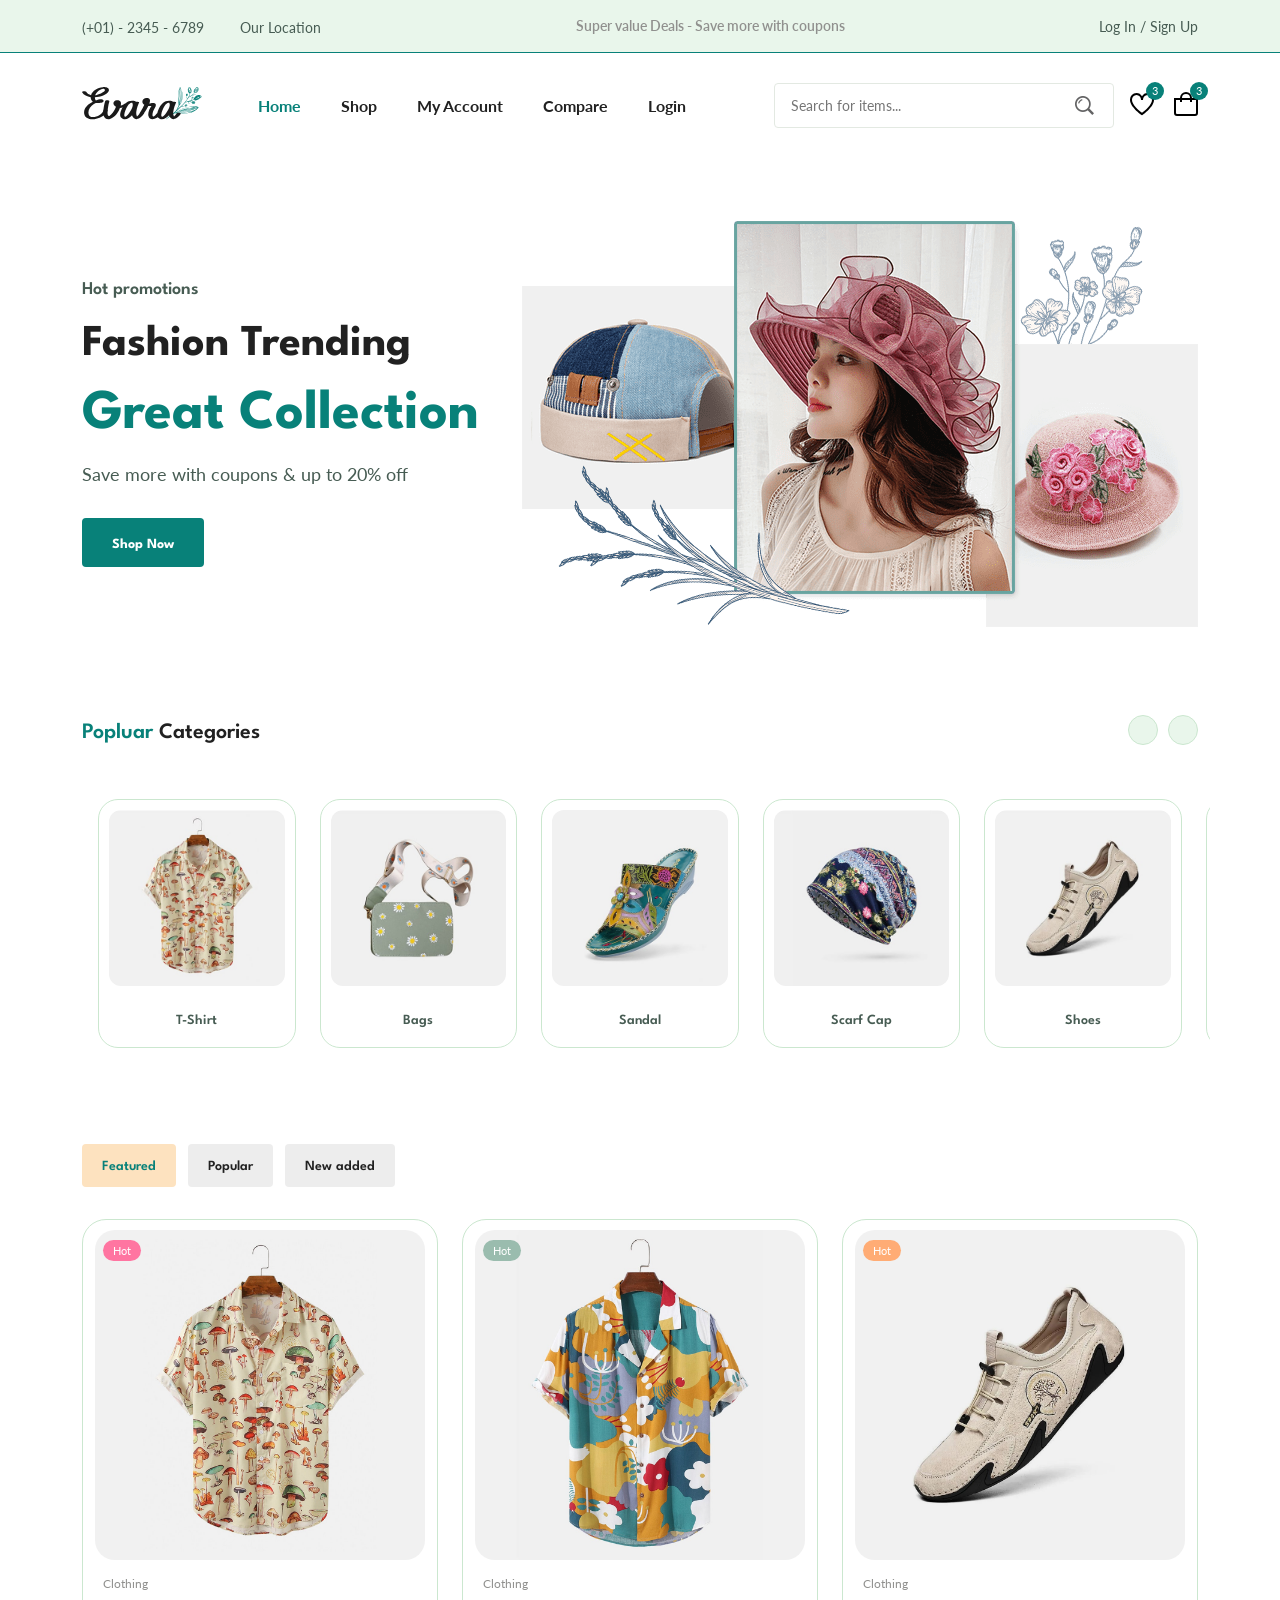
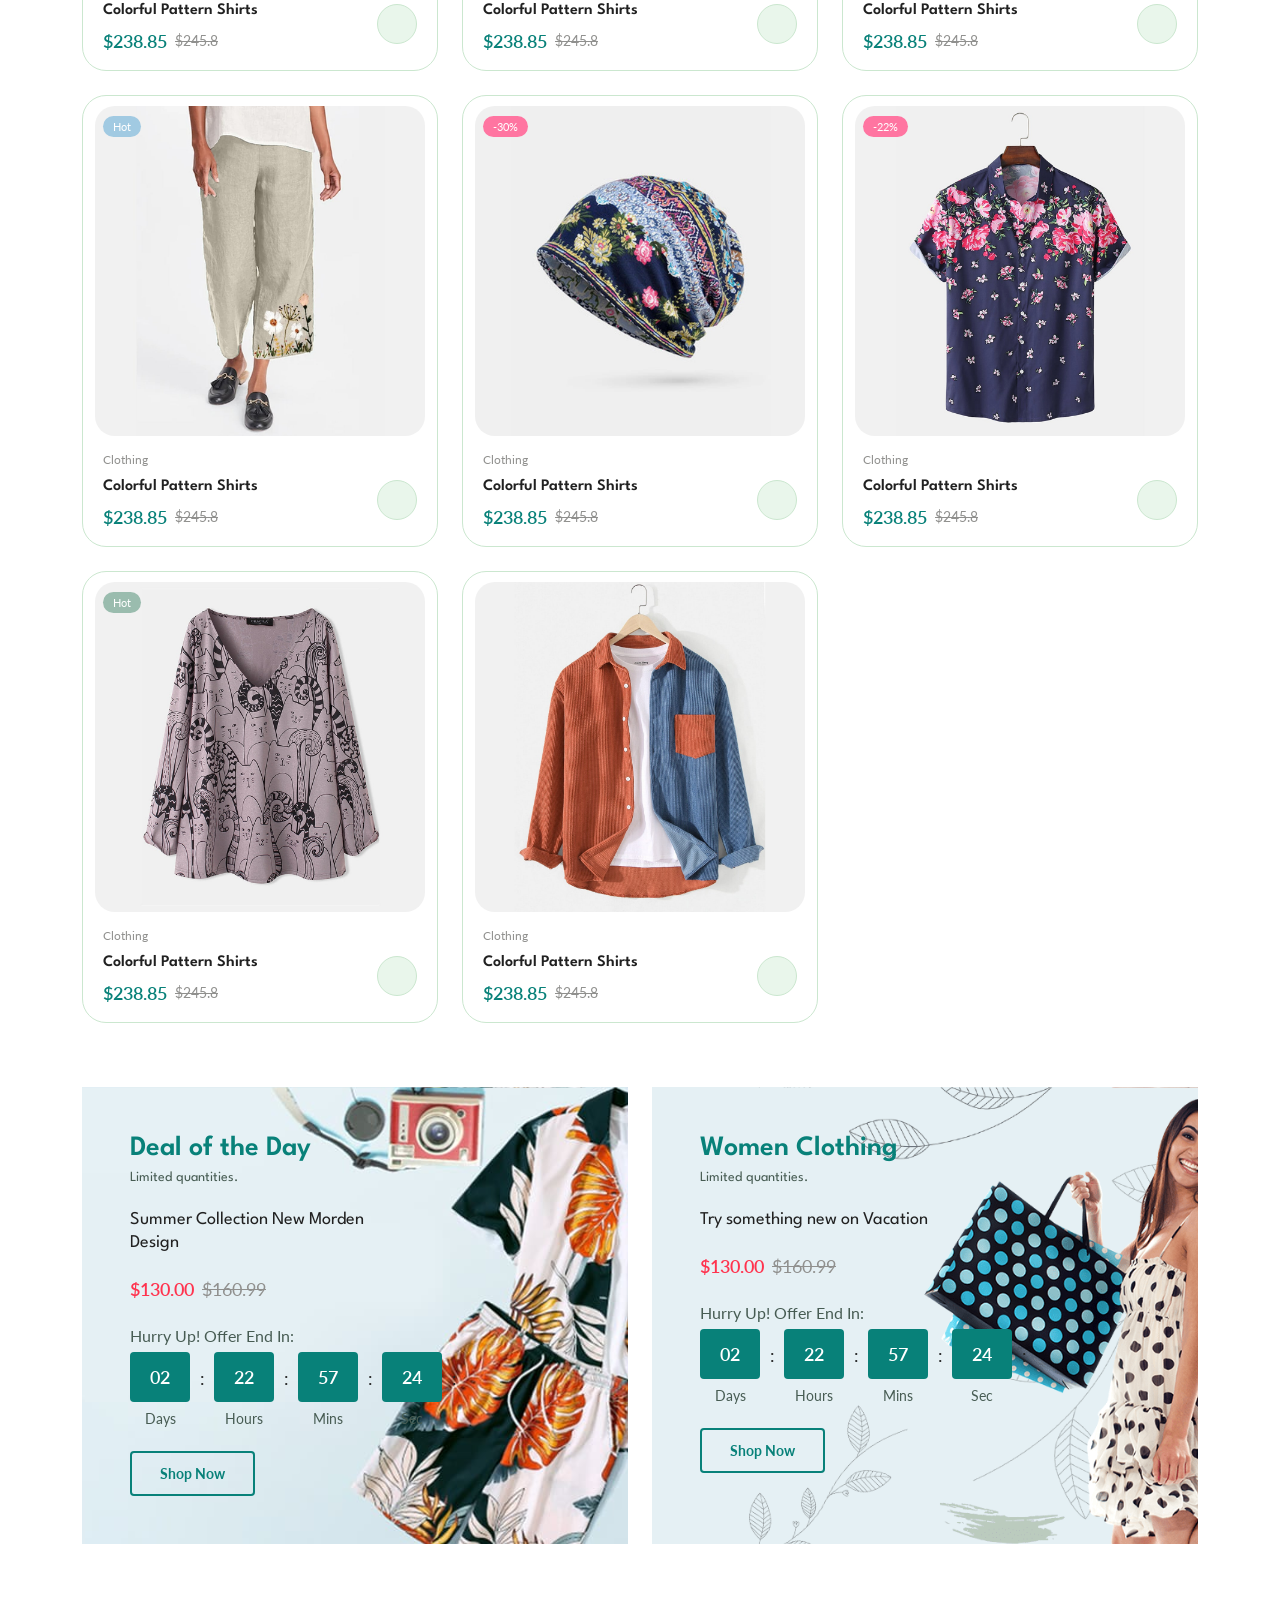
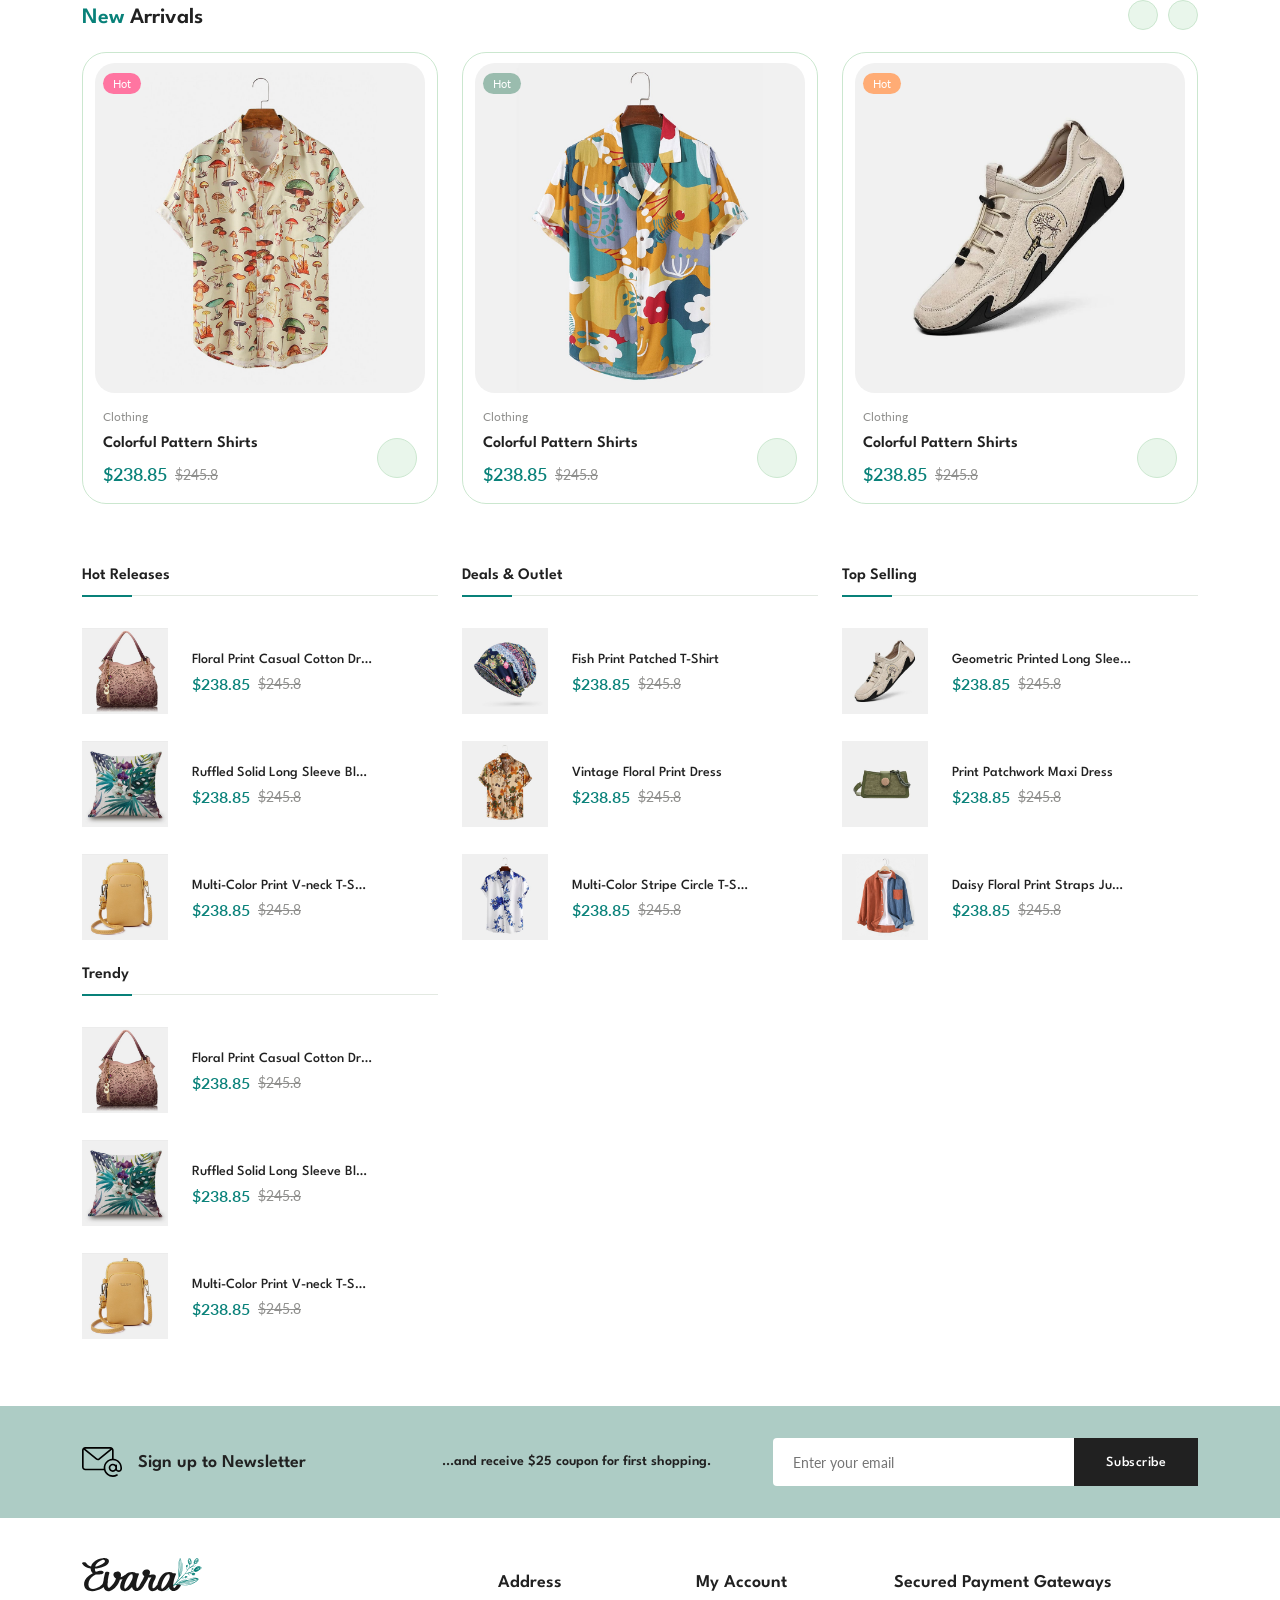
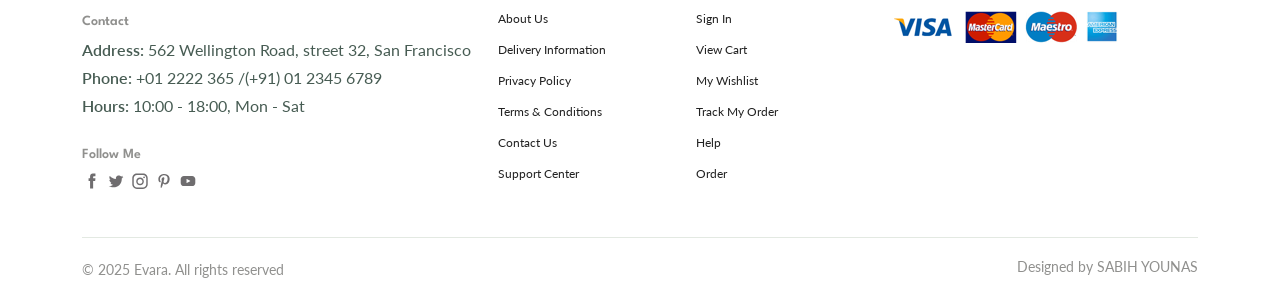
<file: e-commerce-website-main/index.html>
<!DOCTYPE html>
<html lang="en">

<head>
  <meta charset="UTF-8" />
  <meta name="viewport" content="width=device-width, initial-scale=1.0" />

  <!--=============== FLATICON ===============-->
  <link rel="stylesheet"
    href="https://cdn-uicons.flaticon.com/uicons-regular-straight/css/uicons-regular-straight.css" />


  <!--=============== SWIPER CSS ===============-->
  <link rel="stylesheet" href="https://cdn.jsdelivr.net/npm/swiper@11/swiper-bundle.min.css" />

  <!--=============== CSS ===============-->
  <link rel="stylesheet" href="assets/css/styles.css" />

  <title>Ecommerce Website</title>
</head>

<body>
  <!--=============== HEADER ===============-->
  <header class="header">
    <div class="header__top">
      <div class="header__container container">
        <div class="header__contact">
          <span>(+01) - 2345 - 6789</span>

          <span>Our Location</span>
        </div>
        <p class="header__alert-news">
          Super value Deals - Save more with coupons
        </p>
        <a href="login-register.html" class="header__top-action">
          Log In / Sign Up
        </a>
      </div>
    </div>
    <nav class="nav container">
      <a href="index.html" class="nav__logo">
        <img src="assets/img/logo.svg" alt="" class="nav__logo-img">
      </a>

      <div class="nav__menu" id="nav-menu">
        <div class="nav__menu-top">
          <a href="index.html" class="nav__menu-logo">
            <img src="assets/img/logo.svg" alt="">
          </a>

          <div class="nav__close" id="nav-close">
            <i class="fi fi-rs-cross-small"></i>
          </div>
        </div>

        <ul class="nav__list">
          <li class="nav__item">
            <a href="index.html" class="nav__link  active-link">Home</a>
          </li>

          <li class="nav__item">
            <a href="shop.html" class="nav__link">Shop</a>
          </li>


          <li class="nav__item">
            <a href="accounts.html" class="nav__link">My Account</a>
          </li>

          <li class="nav__item">
            <a href="compare.html" class="nav__link">Compare</a>
          </li>


          <li class="nav__item">
            <a href="login-register.html" class="nav__link">Login</a>
          </li>


        </ul>

        <div class="header__search">
          <input type="text" placeholder="Search for items..." class="form__input" />
          <button class="search__btn">
            <img src="assets/img/search.png" alt="" />
          </button>
        </div>


      </div>

      <div class="header__user-actions">
        <a href="wishlist.html" class="header__action-btn">
          <img src="assets/img/icon-heart.svg" alt="" />
          <span class="count">3</span>
        </a>


        <a href="cart.html" class="header__action-btn">
          <img src="assets/img/icon-cart.svg" alt="" />
          <span class="count">3</span>
        </a>

        <div class="header__action-btn nav__toggle" id="nav-toggle">
          <img src="assets/img/menu-burger.svg" alt="">
        </div>
      </div>
    </nav>
  </header>

  <!--=============== MAIN ===============-->
  <main class="main">
    <!--=============== HOME ===============-->
    <section class="home section--lg">
      <div class="home__container container grid">
        <div class="home__content">
          <span class="home__subtitle">Hot promotions</span>
          <h1 class="home__title">Fashion Trending <span>Great Collection</span></h1>
          <p class="home__description">Save more with coupons & up to 20% off</p>
          <a href="shop.html" class="btn">Shop Now</a>
        </div>
        <img src="assets/img/home-img.png" alt="" class="home__img" />
      </div>
    </section>

    <!--=============== CATEGORIES ===============-->
    <section class="categories container section">
      <h3 class="section__title">
        <span>Popluar</span> Categories
      </h3>

      <div class="categories__container swiper ">
        <div class="swiper-wrapper">
          <a href="shop.html" class="category__item  swiper-slide">
            <img src="assets/img/category-1.jpg" alt="" class="category__img">
            <h3 class="category__title">T-Shirt</h3>
          </a>

          <a href="shop.html" class="category__item  swiper-slide">
            <img src="assets/img/category-2.jpg" alt="" class="category__img">
            <h3 class="category__title">Bags</h3>
          </a>

          <a href="shop.html" class="category__item  swiper-slide">
            <img src="assets/img/category-3.jpg" alt="" class="category__img">
            <h3 class="category__title">Sandal</h3>
          </a>


          <a href="shop.html" class="category__item  swiper-slide">
            <img src="assets/img/category-4.jpg" alt="" class="category__img">
            <h3 class="category__title">Scarf Cap</h3>
          </a>

          <a href="shop.html" class="category__item  swiper-slide">
            <img src="assets/img/category-5.jpg" alt="" class="category__img">
            <h3 class="category__title">Shoes</h3>
          </a>

          <a href="shop.html" class="category__item  swiper-slide">
            <img src="assets/img/category-6.jpg" alt="" class="category__img">
            <h3 class="category__title">Pillowcase</h3>
          </a>

          <a href="shop.html" class="category__item  swiper-slide">
            <img src="assets/img/category-7.jpg" alt="" class="category__img">
            <h3 class="category__title">Jumpsuit</h3>
          </a>

          <a href="shop.html" class="category__item  swiper-slide">
            <img src="assets/img/category-8.jpg" alt="" class="category__img">
            <h3 class="category__title">Hats</h3>
          </a>

        </div>

        <div class="swiper-button-next">
          <i class="fi fi-rs-angle-right"></i>
        </div>
        <div class="swiper-button-prev">
          <i class="fi fi-rs-angle-left"></i>
        </div>
      </div>
    </section>

    <!--=============== PRODUCTS ===============-->
    <section class="products section container">
      <div class="tab__btns">
        <span class="tab__btn active-tab" data-target="#featured">Featured</span>
        <span class="tab__btn" data-target="#popular">Popular</span>
        <span class="tab__btn" data-target="#new-added">New added</span>
      </div>

      <div class="tab__items">
        <div class="tab__item  active-tab" content id="featured">
          <div class="products__container grid">
            <div class="product__item">
              <div class="product__banner">
                <a href="details.html" class="product__images">
                  <img src="assets/img/product-1-1.jpg" alt="" class="product__img default">

                  <img src="assets/img/product-1-2.jpg" alt="" class="product__img hover">
                </a>

                <div class="product__actions">
                  <a href="#" class="action__btn" aria-label="Quick View">
                    <i class="fi fi-rs-eye"></i>
                  </a>

                  <a href="#" class="action__btn" aria-label="Add To Wishlist">
                    <i class="fi fi-rs-heart"></i>
                  </a>

                  <a href="#" class="action__btn" aria-label="Compare">
                    <i class="fi fi-rs-shuffle"></i>
                  </a>


                </div>

                <div class="product__badge  light-pink">Hot</div>
              </div>

              <div class="product__content">
                <span class="product__category">Clothing</span>
                <a href="details.html">
                  <h3 class="product__title">Colorful Pattern Shirts</h3>
                </a>

                <div class="product__rating">
                  <i class="fi fi-rs-star"></i>
                  <i class="fi fi-rs-star"></i>
                  <i class="fi fi-rs-star"></i>
                  <i class="fi fi-rs-star"></i>
                  <i class="fi fi-rs-star"></i>
                </div>

                <div class="product__price flex">
                  <span class="new__price">$238.85</span>
                  <span class="old__price">$245.8</span>
                </div>

                <a href="#" class="action__btn  cart__btn" aria-label="Add To Cart">
                  <i class="fi fi-rs-shopping-bag-add"></i>
                </a>
              </div>
            </div>


            <div class="product__item">
              <div class="product__banner">
                <a href="details.html" class="product__images">
                  <img src="assets/img/product-2-1.jpg" alt="" class="product__img default">

                  <img src="assets/img/product-2-2.jpg" alt="" class="product__img hover">
                </a>

                <div class="product__actions">
                  <a href="#" class="action__btn" aria-label="Quick View">
                    <i class="fi fi-rs-eye"></i>
                  </a>

                  <a href="#" class="action__btn" aria-label="Add To Wishlist">
                    <i class="fi fi-rs-heart"></i>
                  </a>

                  <a href="#" class="action__btn" aria-label="Compare">
                    <i class="fi fi-rs-shuffle"></i>
                  </a>


                </div>

                <div class="product__badge  light-green">Hot</div>
              </div>

              <div class="product__content">
                <span class="product__category">Clothing</span>
                <a href="details.html">
                  <h3 class="product__title">Colorful Pattern Shirts</h3>
                </a>

                <div class="product__rating">
                  <i class="fi fi-rs-star"></i>
                  <i class="fi fi-rs-star"></i>
                  <i class="fi fi-rs-star"></i>
                  <i class="fi fi-rs-star"></i>
                  <i class="fi fi-rs-star"></i>
                </div>

                <div class="product__price flex">
                  <span class="new__price">$238.85</span>
                  <span class="old__price">$245.8</span>
                </div>

                <a href="#" class="action__btn  cart__btn" aria-label="Add To Cart">
                  <i class="fi fi-rs-shopping-bag-add"></i>
                </a>
              </div>
            </div>



            <div class="product__item">
              <div class="product__banner">
                <a href="details.html" class="product__images">
                  <img src="assets/img/product-3-1.jpg" alt="" class="product__img default">

                  <img src="assets/img/product-3-2.jpg" alt="" class="product__img hover">
                </a>

                <div class="product__actions">
                  <a href="#" class="action__btn" aria-label="Quick View">
                    <i class="fi fi-rs-eye"></i>
                  </a>

                  <a href="#" class="action__btn" aria-label="Add To Wishlist">
                    <i class="fi fi-rs-heart"></i>
                  </a>

                  <a href="#" class="action__btn" aria-label="Compare">
                    <i class="fi fi-rs-shuffle"></i>
                  </a>


                </div>

                <div class="product__badge  light-orange">Hot</div>
              </div>

              <div class="product__content">
                <span class="product__category">Clothing</span>
                <a href="details.html">
                  <h3 class="product__title">Colorful Pattern Shirts</h3>
                </a>

                <div class="product__rating">
                  <i class="fi fi-rs-star"></i>
                  <i class="fi fi-rs-star"></i>
                  <i class="fi fi-rs-star"></i>
                  <i class="fi fi-rs-star"></i>
                  <i class="fi fi-rs-star"></i>
                </div>

                <div class="product__price flex">
                  <span class="new__price">$238.85</span>
                  <span class="old__price">$245.8</span>
                </div>

                <a href="#" class="action__btn  cart__btn" aria-label="Add To Cart">
                  <i class="fi fi-rs-shopping-bag-add"></i>
                </a>
              </div>
            </div>


            <div class="product__item">
              <div class="product__banner">
                <a href="details.html" class="product__images">
                  <img src="assets/img/product-4-1.jpg" alt="" class="product__img default">

                  <img src="assets/img/product-4-2.jpg" alt="" class="product__img hover">
                </a>

                <div class="product__actions">
                  <a href="#" class="action__btn" aria-label="Quick View">
                    <i class="fi fi-rs-eye"></i>
                  </a>

                  <a href="#" class="action__btn" aria-label="Add To Wishlist">
                    <i class="fi fi-rs-heart"></i>
                  </a>

                  <a href="#" class="action__btn" aria-label="Compare">
                    <i class="fi fi-rs-shuffle"></i>
                  </a>


                </div>

                <div class="product__badge  light-blue">Hot</div>
              </div>

              <div class="product__content">
                <span class="product__category">Clothing</span>
                <a href="details.html">
                  <h3 class="product__title">Colorful Pattern Shirts</h3>
                </a>

                <div class="product__rating">
                  <i class="fi fi-rs-star"></i>
                  <i class="fi fi-rs-star"></i>
                  <i class="fi fi-rs-star"></i>
                  <i class="fi fi-rs-star"></i>
                  <i class="fi fi-rs-star"></i>
                </div>

                <div class="product__price flex">
                  <span class="new__price">$238.85</span>
                  <span class="old__price">$245.8</span>
                </div>

                <a href="#" class="action__btn  cart__btn" aria-label="Add To Cart">
                  <i class="fi fi-rs-shopping-bag-add"></i>
                </a>
              </div>
            </div>



            <div class="product__item">
              <div class="product__banner">
                <a href="details.html" class="product__images">
                  <img src="assets/img/product-5-1.jpg" alt="" class="product__img default">

                  <img src="assets/img/product-5-2.jpg" alt="" class="product__img hover">
                </a>

                <div class="product__actions">
                  <a href="#" class="action__btn" aria-label="Quick View">
                    <i class="fi fi-rs-eye"></i>
                  </a>

                  <a href="#" class="action__btn" aria-label="Add To Wishlist">
                    <i class="fi fi-rs-heart"></i>
                  </a>

                  <a href="#" class="action__btn" aria-label="Compare">
                    <i class="fi fi-rs-shuffle"></i>
                  </a>


                </div>

                <div class="product__badge  light-pink">-30%</div>
              </div>

              <div class="product__content">
                <span class="product__category">Clothing</span>
                <a href="details.html">
                  <h3 class="product__title">Colorful Pattern Shirts</h3>
                </a>

                <div class="product__rating">
                  <i class="fi fi-rs-star"></i>
                  <i class="fi fi-rs-star"></i>
                  <i class="fi fi-rs-star"></i>
                  <i class="fi fi-rs-star"></i>
                  <i class="fi fi-rs-star"></i>
                </div>

                <div class="product__price flex">
                  <span class="new__price">$238.85</span>
                  <span class="old__price">$245.8</span>
                </div>

                <a href="#" class="action__btn  cart__btn" aria-label="Add To Cart">
                  <i class="fi fi-rs-shopping-bag-add"></i>
                </a>
              </div>
            </div>


            <div class="product__item">
              <div class="product__banner">
                <a href="details.html" class="product__images">
                  <img src="assets/img/product-6-1.jpg" alt="" class="product__img default">

                  <img src="assets/img/product-6-2.jpg" alt="" class="product__img hover">
                </a>

                <div class="product__actions">
                  <a href="#" class="action__btn" aria-label="Quick View">
                    <i class="fi fi-rs-eye"></i>
                  </a>

                  <a href="#" class="action__btn" aria-label="Add To Wishlist">
                    <i class="fi fi-rs-heart"></i>
                  </a>

                  <a href="#" class="action__btn" aria-label="Compare">
                    <i class="fi fi-rs-shuffle"></i>
                  </a>


                </div>

                <div class="product__badge  light-pink">-22%</div>
              </div>

              <div class="product__content">
                <span class="product__category">Clothing</span>
                <a href="details.html">
                  <h3 class="product__title">Colorful Pattern Shirts</h3>
                </a>

                <div class="product__rating">
                  <i class="fi fi-rs-star"></i>
                  <i class="fi fi-rs-star"></i>
                  <i class="fi fi-rs-star"></i>
                  <i class="fi fi-rs-star"></i>
                  <i class="fi fi-rs-star"></i>
                </div>

                <div class="product__price flex">
                  <span class="new__price">$238.85</span>
                  <span class="old__price">$245.8</span>
                </div>

                <a href="#" class="action__btn  cart__btn" aria-label="Add To Cart">
                  <i class="fi fi-rs-shopping-bag-add"></i>
                </a>
              </div>
            </div>


            <div class="product__item">
              <div class="product__banner">
                <a href="details.html" class="product__images">
                  <img src="assets/img/product-7-1.jpg" alt="" class="product__img default">

                  <img src="assets/img/product-7-2.jpg" alt="" class="product__img hover">
                </a>

                <div class="product__actions">
                  <a href="#" class="action__btn" aria-label="Quick View">
                    <i class="fi fi-rs-eye"></i>
                  </a>

                  <a href="#" class="action__btn" aria-label="Add To Wishlist">
                    <i class="fi fi-rs-heart"></i>
                  </a>

                  <a href="#" class="action__btn" aria-label="Compare">
                    <i class="fi fi-rs-shuffle"></i>
                  </a>


                </div>

                <div class="product__badge  light-green">Hot</div>
              </div>

              <div class="product__content">
                <span class="product__category">Clothing</span>
                <a href="details.html">
                  <h3 class="product__title">Colorful Pattern Shirts</h3>
                </a>

                <div class="product__rating">
                  <i class="fi fi-rs-star"></i>
                  <i class="fi fi-rs-star"></i>
                  <i class="fi fi-rs-star"></i>
                  <i class="fi fi-rs-star"></i>
                  <i class="fi fi-rs-star"></i>
                </div>

                <div class="product__price flex">
                  <span class="new__price">$238.85</span>
                  <span class="old__price">$245.8</span>
                </div>

                <a href="#" class="action__btn  cart__btn" aria-label="Add To Cart">
                  <i class="fi fi-rs-shopping-bag-add"></i>
                </a>
              </div>
            </div>


            <div class="product__item">
              <div class="product__banner">
                <a href="details.html" class="product__images">
                  <img src="assets/img/product-8-1.jpg" alt="" class="product__img default">

                  <img src="assets/img/product-8-2.jpg" alt="" class="product__img hover">
                </a>

                <div class="product__actions">
                  <a href="#" class="action__btn" aria-label="Quick View">
                    <i class="fi fi-rs-eye"></i>
                  </a>

                  <a href="#" class="action__btn" aria-label="Add To Wishlist">
                    <i class="fi fi-rs-heart"></i>
                  </a>

                  <a href="#" class="action__btn" aria-label="Compare">
                    <i class="fi fi-rs-shuffle"></i>
                  </a>


                </div>
              </div>

              <div class="product__content">
                <span class="product__category">Clothing</span>
                <a href="details.html">
                  <h3 class="product__title">Colorful Pattern Shirts</h3>
                </a>

                <div class="product__rating">
                  <i class="fi fi-rs-star"></i>
                  <i class="fi fi-rs-star"></i>
                  <i class="fi fi-rs-star"></i>
                  <i class="fi fi-rs-star"></i>
                  <i class="fi fi-rs-star"></i>
                </div>

                <div class="product__price flex">
                  <span class="new__price">$238.85</span>
                  <span class="old__price">$245.8</span>
                </div>

                <a href="#" class="action__btn  cart__btn" aria-label="Add To Cart">
                  <i class="fi fi-rs-shopping-bag-add"></i>
                </a>
              </div>
            </div>






          </div>
        </div>

        <div class="tab__item" content id="popular">
          <div class="products__container grid">
            <div class="product__item">
              <div class="product__banner">
                <a href="details.html" class="product__images">
                  <img src="assets/img/product-9-1.jpg" alt="" class="product__img default">

                  <img src="assets/img/product-9-2.jpg" alt="" class="product__img hover">
                </a>

                <div class="product__actions">
                  <a href="#" class="action__btn" aria-label="Quick View">
                    <i class="fi fi-rs-eye"></i>
                  </a>

                  <a href="#" class="action__btn" aria-label="Add To Wishlist">
                    <i class="fi fi-rs-heart"></i>
                  </a>

                  <a href="#" class="action__btn" aria-label="Compare">
                    <i class="fi fi-rs-shuffle"></i>
                  </a>


                </div>

                <div class="product__badge  light-pink">Hot</div>
              </div>

              <div class="product__content">
                <span class="product__category">Clothing</span>
                <a href="details.html">
                  <h3 class="product__title">Colorful Pattern Shirts</h3>
                </a>

                <div class="product__rating">
                  <i class="fi fi-rs-star"></i>
                  <i class="fi fi-rs-star"></i>
                  <i class="fi fi-rs-star"></i>
                  <i class="fi fi-rs-star"></i>
                  <i class="fi fi-rs-star"></i>
                </div>

                <div class="product__price flex">
                  <span class="new__price">$238.85</span>
                  <span class="old__price">$245.8</span>
                </div>

                <a href="#" class="action__btn  cart__btn" aria-label="Add To Cart">
                  <i class="fi fi-rs-shopping-bag-add"></i>
                </a>
              </div>
            </div>

            <div class="product__item">
              <div class="product__banner">
                <a href="details.html" class="product__images">
                  <img src="assets/img/product-2-1.jpg" alt="" class="product__img default">

                  <img src="assets/img/product-2-2.jpg" alt="" class="product__img hover">
                </a>

                <div class="product__actions">
                  <a href="#" class="action__btn" aria-label="Quick View">
                    <i class="fi fi-rs-eye"></i>
                  </a>

                  <a href="#" class="action__btn" aria-label="Add To Wishlist">
                    <i class="fi fi-rs-heart"></i>
                  </a>

                  <a href="#" class="action__btn" aria-label="Compare">
                    <i class="fi fi-rs-shuffle"></i>
                  </a>


                </div>

                <div class="product__badge  light-green">Hot</div>
              </div>

              <div class="product__content">
                <span class="product__category">Clothing</span>
                <a href="details.html">
                  <h3 class="product__title">Colorful Pattern Shirts</h3>
                </a>

                <div class="product__rating">
                  <i class="fi fi-rs-star"></i>
                  <i class="fi fi-rs-star"></i>
                  <i class="fi fi-rs-star"></i>
                  <i class="fi fi-rs-star"></i>
                  <i class="fi fi-rs-star"></i>
                </div>

                <div class="product__price flex">
                  <span class="new__price">$238.85</span>
                  <span class="old__price">$245.8</span>
                </div>

                <a href="#" class="action__btn  cart__btn" aria-label="Add To Cart">
                  <i class="fi fi-rs-shopping-bag-add"></i>
                </a>
              </div>
            </div>

            <div class="product__item">
              <div class="product__banner">
                <a href="details.html" class="product__images">
                  <img src="assets/img/product-10-1.jpg" alt="" class="product__img default">

                  <img src="assets/img/product-10-2.jpg" alt="" class="product__img hover">
                </a>

                <div class="product__actions">
                  <a href="#" class="action__btn" aria-label="Quick View">
                    <i class="fi fi-rs-eye"></i>
                  </a>

                  <a href="#" class="action__btn" aria-label="Add To Wishlist">
                    <i class="fi fi-rs-heart"></i>
                  </a>

                  <a href="#" class="action__btn" aria-label="Compare">
                    <i class="fi fi-rs-shuffle"></i>
                  </a>


                </div>

                <div class="product__badge  light-orange">Hot</div>
              </div>

              <div class="product__content">
                <span class="product__category">Clothing</span>
                <a href="details.html">
                  <h3 class="product__title">Colorful Pattern Shirts</h3>
                </a>

                <div class="product__rating">
                  <i class="fi fi-rs-star"></i>
                  <i class="fi fi-rs-star"></i>
                  <i class="fi fi-rs-star"></i>
                  <i class="fi fi-rs-star"></i>
                  <i class="fi fi-rs-star"></i>
                </div>

                <div class="product__price flex">
                  <span class="new__price">$238.85</span>
                  <span class="old__price">$245.8</span>
                </div>

                <a href="#" class="action__btn  cart__btn" aria-label="Add To Cart">
                  <i class="fi fi-rs-shopping-bag-add"></i>
                </a>
              </div>
            </div>

            <div class="product__item">
              <div class="product__banner">
                <a href="details.html" class="product__images">
                  <img src="assets/img/product-4-1.jpg" alt="" class="product__img default">

                  <img src="assets/img/product-4-2.jpg" alt="" class="product__img hover">
                </a>

                <div class="product__actions">
                  <a href="#" class="action__btn" aria-label="Quick View">
                    <i class="fi fi-rs-eye"></i>
                  </a>

                  <a href="#" class="action__btn" aria-label="Add To Wishlist">
                    <i class="fi fi-rs-heart"></i>
                  </a>

                  <a href="#" class="action__btn" aria-label="Compare">
                    <i class="fi fi-rs-shuffle"></i>
                  </a>


                </div>

                <div class="product__badge  light-blue">Hot</div>
              </div>

              <div class="product__content">
                <span class="product__category">Clothing</span>
                <a href="details.html">
                  <h3 class="product__title">Colorful Pattern Shirts</h3>
                </a>

                <div class="product__rating">
                  <i class="fi fi-rs-star"></i>
                  <i class="fi fi-rs-star"></i>
                  <i class="fi fi-rs-star"></i>
                  <i class="fi fi-rs-star"></i>
                  <i class="fi fi-rs-star"></i>
                </div>

                <div class="product__price flex">
                  <span class="new__price">$238.85</span>
                  <span class="old__price">$245.8</span>
                </div>

                <a href="#" class="action__btn  cart__btn" aria-label="Add To Cart">
                  <i class="fi fi-rs-shopping-bag-add"></i>
                </a>
              </div>
            </div>

            <div class="product__item">
              <div class="product__banner">
                <a href="details.html" class="product__images">
                  <img src="assets/img/product-5-1.jpg" alt="" class="product__img default">

                  <img src="assets/img/product-5-2.jpg" alt="" class="product__img hover">
                </a>

                <div class="product__actions">
                  <a href="#" class="action__btn" aria-label="Quick View">
                    <i class="fi fi-rs-eye"></i>
                  </a>

                  <a href="#" class="action__btn" aria-label="Add To Wishlist">
                    <i class="fi fi-rs-heart"></i>
                  </a>

                  <a href="#" class="action__btn" aria-label="Compare">
                    <i class="fi fi-rs-shuffle"></i>
                  </a>


                </div>

                <div class="product__badge  light-pink">-30%</div>
              </div>

              <div class="product__content">
                <span class="product__category">Clothing</span>
                <a href="details.html">
                  <h3 class="product__title">Colorful Pattern Shirts</h3>
                </a>

                <div class="product__rating">
                  <i class="fi fi-rs-star"></i>
                  <i class="fi fi-rs-star"></i>
                  <i class="fi fi-rs-star"></i>
                  <i class="fi fi-rs-star"></i>
                  <i class="fi fi-rs-star"></i>
                </div>

                <div class="product__price flex">
                  <span class="new__price">$238.85</span>
                  <span class="old__price">$245.8</span>
                </div>

                <a href="#" class="action__btn  cart__btn" aria-label="Add To Cart">
                  <i class="fi fi-rs-shopping-bag-add"></i>
                </a>
              </div>
            </div>

            <div class="product__item">
              <div class="product__banner">
                <a href="details.html" class="product__images">
                  <img src="assets/img/product-11-1.jpg" alt="" class="product__img default">

                  <img src="assets/img/product-11-2.jpg" alt="" class="product__img hover">
                </a>

                <div class="product__actions">
                  <a href="#" class="action__btn" aria-label="Quick View">
                    <i class="fi fi-rs-eye"></i>
                  </a>

                  <a href="#" class="action__btn" aria-label="Add To Wishlist">
                    <i class="fi fi-rs-heart"></i>
                  </a>

                  <a href="#" class="action__btn" aria-label="Compare">
                    <i class="fi fi-rs-shuffle"></i>
                  </a>


                </div>

                <div class="product__badge  light-pink">-22%</div>
              </div>

              <div class="product__content">
                <span class="product__category">Clothing</span>
                <a href="details.html">
                  <h3 class="product__title">Colorful Pattern Shirts</h3>
                </a>

                <div class="product__rating">
                  <i class="fi fi-rs-star"></i>
                  <i class="fi fi-rs-star"></i>
                  <i class="fi fi-rs-star"></i>
                  <i class="fi fi-rs-star"></i>
                  <i class="fi fi-rs-star"></i>
                </div>

                <div class="product__price flex">
                  <span class="new__price">$238.85</span>
                  <span class="old__price">$245.8</span>
                </div>

                <a href="#" class="action__btn  cart__btn" aria-label="Add To Cart">
                  <i class="fi fi-rs-shopping-bag-add"></i>
                </a>
              </div>
            </div>

            <div class="product__item">
              <div class="product__banner">
                <a href="details.html" class="product__images">
                  <img src="assets/img/product-7-1.jpg" alt="" class="product__img default">

                  <img src="assets/img/product-7-2.jpg" alt="" class="product__img hover">
                </a>

                <div class="product__actions">
                  <a href="#" class="action__btn" aria-label="Quick View">
                    <i class="fi fi-rs-eye"></i>
                  </a>

                  <a href="#" class="action__btn" aria-label="Add To Wishlist">
                    <i class="fi fi-rs-heart"></i>
                  </a>

                  <a href="#" class="action__btn" aria-label="Compare">
                    <i class="fi fi-rs-shuffle"></i>
                  </a>


                </div>

                <div class="product__badge  light-green">Hot</div>
              </div>

              <div class="product__content">
                <span class="product__category">Clothing</span>
                <a href="details.html">
                  <h3 class="product__title">Colorful Pattern Shirts</h3>
                </a>

                <div class="product__rating">
                  <i class="fi fi-rs-star"></i>
                  <i class="fi fi-rs-star"></i>
                  <i class="fi fi-rs-star"></i>
                  <i class="fi fi-rs-star"></i>
                  <i class="fi fi-rs-star"></i>
                </div>

                <div class="product__price flex">
                  <span class="new__price">$238.85</span>
                  <span class="old__price">$245.8</span>
                </div>

                <a href="#" class="action__btn  cart__btn" aria-label="Add To Cart">
                  <i class="fi fi-rs-shopping-bag-add"></i>
                </a>
              </div>
            </div>

            <div class="product__item">
              <div class="product__banner">
                <a href="details.html" class="product__images">
                  <img src="assets/img/product-8-1.jpg" alt="" class="product__img default">

                  <img src="assets/img/product-8-2.jpg" alt="" class="product__img hover">
                </a>

                <div class="product__actions">
                  <a href="#" class="action__btn" aria-label="Quick View">
                    <i class="fi fi-rs-eye"></i>
                  </a>

                  <a href="#" class="action__btn" aria-label="Add To Wishlist">
                    <i class="fi fi-rs-heart"></i>
                  </a>

                  <a href="#" class="action__btn" aria-label="Compare">
                    <i class="fi fi-rs-shuffle"></i>
                  </a>


                </div>
              </div>

              <div class="product__content">
                <span class="product__category">Clothing</span>
                <a href="details.html">
                  <h3 class="product__title">Colorful Pattern Shirts</h3>
                </a>

                <div class="product__rating">
                  <i class="fi fi-rs-star"></i>
                  <i class="fi fi-rs-star"></i>
                  <i class="fi fi-rs-star"></i>
                  <i class="fi fi-rs-star"></i>
                  <i class="fi fi-rs-star"></i>
                </div>

                <div class="product__price flex">
                  <span class="new__price">$238.85</span>
                  <span class="old__price">$245.8</span>
                </div>

                <a href="#" class="action__btn  cart__btn" aria-label="Add To Cart">
                  <i class="fi fi-rs-shopping-bag-add"></i>
                </a>
              </div>
            </div>
          </div>
        </div>

        <div class="tab__item" content id="new-added">
          <div class="products__container grid">
            <div class="product__item">
              <div class="product__banner">
                <a href="details.html" class="product__images">
                  <img src="assets/img/product-1-1.jpg" alt="" class="product__img default">

                  <img src="assets/img/product-1-2.jpg" alt="" class="product__img hover">
                </a>

                <div class="product__actions">
                  <a href="#" class="action__btn" aria-label="Quick View">
                    <i class="fi fi-rs-eye"></i>
                  </a>

                  <a href="#" class="action__btn" aria-label="Add To Wishlist">
                    <i class="fi fi-rs-heart"></i>
                  </a>

                  <a href="#" class="action__btn" aria-label="Compare">
                    <i class="fi fi-rs-shuffle"></i>
                  </a>


                </div>

                <div class="product__badge  light-pink">Hot</div>
              </div>

              <div class="product__content">
                <span class="product__category">Clothing</span>
                <a href="details.html">
                  <h3 class="product__title">Colorful Pattern Shirts</h3>
                </a>

                <div class="product__rating">
                  <i class="fi fi-rs-star"></i>
                  <i class="fi fi-rs-star"></i>
                  <i class="fi fi-rs-star"></i>
                  <i class="fi fi-rs-star"></i>
                  <i class="fi fi-rs-star"></i>
                </div>

                <div class="product__price flex">
                  <span class="new__price">$238.85</span>
                  <span class="old__price">$245.8</span>
                </div>

                <a href="#" class="action__btn  cart__btn" aria-label="Add To Cart">
                  <i class="fi fi-rs-shopping-bag-add"></i>
                </a>
              </div>
            </div>

            <div class="product__item">
              <div class="product__banner">
                <a href="details.html" class="product__images">
                  <img src="assets/img/product-12-1.jpg" alt="" class="product__img default">

                  <img src="assets/img/product-12-2.jpg" alt="" class="product__img hover">
                </a>

                <div class="product__actions">
                  <a href="#" class="action__btn" aria-label="Quick View">
                    <i class="fi fi-rs-eye"></i>
                  </a>

                  <a href="#" class="action__btn" aria-label="Add To Wishlist">
                    <i class="fi fi-rs-heart"></i>
                  </a>

                  <a href="#" class="action__btn" aria-label="Compare">
                    <i class="fi fi-rs-shuffle"></i>
                  </a>


                </div>

                <div class="product__badge  light-green">Hot</div>
              </div>

              <div class="product__content">
                <span class="product__category">Clothing</span>
                <a href="details.html">
                  <h3 class="product__title">Colorful Pattern Shirts</h3>
                </a>

                <div class="product__rating">
                  <i class="fi fi-rs-star"></i>
                  <i class="fi fi-rs-star"></i>
                  <i class="fi fi-rs-star"></i>
                  <i class="fi fi-rs-star"></i>
                  <i class="fi fi-rs-star"></i>
                </div>

                <div class="product__price flex">
                  <span class="new__price">$238.85</span>
                  <span class="old__price">$245.8</span>
                </div>

                <a href="#" class="action__btn  cart__btn" aria-label="Add To Cart">
                  <i class="fi fi-rs-shopping-bag-add"></i>
                </a>
              </div>
            </div>

            <div class="product__item">
              <div class="product__banner">
                <a href="details.html" class="product__images">
                  <img src="assets/img/product-3-1.jpg" alt="" class="product__img default">

                  <img src="assets/img/product-3-2.jpg" alt="" class="product__img hover">
                </a>

                <div class="product__actions">
                  <a href="#" class="action__btn" aria-label="Quick View">
                    <i class="fi fi-rs-eye"></i>
                  </a>

                  <a href="#" class="action__btn" aria-label="Add To Wishlist">
                    <i class="fi fi-rs-heart"></i>
                  </a>

                  <a href="#" class="action__btn" aria-label="Compare">
                    <i class="fi fi-rs-shuffle"></i>
                  </a>


                </div>

                <div class="product__badge  light-orange">Hot</div>
              </div>

              <div class="product__content">
                <span class="product__category">Clothing</span>
                <a href="details.html">
                  <h3 class="product__title">Colorful Pattern Shirts</h3>
                </a>

                <div class="product__rating">
                  <i class="fi fi-rs-star"></i>
                  <i class="fi fi-rs-star"></i>
                  <i class="fi fi-rs-star"></i>
                  <i class="fi fi-rs-star"></i>
                  <i class="fi fi-rs-star"></i>
                </div>

                <div class="product__price flex">
                  <span class="new__price">$238.85</span>
                  <span class="old__price">$245.8</span>
                </div>

                <a href="#" class="action__btn  cart__btn" aria-label="Add To Cart">
                  <i class="fi fi-rs-shopping-bag-add"></i>
                </a>
              </div>
            </div>

            <div class="product__item">
              <div class="product__banner">
                <a href="details.html" class="product__images">
                  <img src="assets/img/product-13-1.jpg" alt="" class="product__img default">

                  <img src="assets/img/product-13-2.jpg" alt="" class="product__img hover">
                </a>

                <div class="product__actions">
                  <a href="#" class="action__btn" aria-label="Quick View">
                    <i class="fi fi-rs-eye"></i>
                  </a>

                  <a href="#" class="action__btn" aria-label="Add To Wishlist">
                    <i class="fi fi-rs-heart"></i>
                  </a>

                  <a href="#" class="action__btn" aria-label="Compare">
                    <i class="fi fi-rs-shuffle"></i>
                  </a>


                </div>

                <div class="product__badge  light-blue">Hot</div>
              </div>

              <div class="product__content">
                <span class="product__category">Clothing</span>
                <a href="details.html">
                  <h3 class="product__title">Colorful Pattern Shirts</h3>
                </a>

                <div class="product__rating">
                  <i class="fi fi-rs-star"></i>
                  <i class="fi fi-rs-star"></i>
                  <i class="fi fi-rs-star"></i>
                  <i class="fi fi-rs-star"></i>
                  <i class="fi fi-rs-star"></i>
                </div>

                <div class="product__price flex">
                  <span class="new__price">$238.85</span>
                  <span class="old__price">$245.8</span>
                </div>

                <a href="#" class="action__btn  cart__btn" aria-label="Add To Cart">
                  <i class="fi fi-rs-shopping-bag-add"></i>
                </a>
              </div>
            </div>

            <div class="product__item">
              <div class="product__banner">
                <a href="details.html" class="product__images">
                  <img src="assets/img/product-10-1.jpg" alt="" class="product__img default">

                  <img src="assets/img/product-10-2.jpg" alt="" class="product__img hover">
                </a>

                <div class="product__actions">
                  <a href="#" class="action__btn" aria-label="Quick View">
                    <i class="fi fi-rs-eye"></i>
                  </a>

                  <a href="#" class="action__btn" aria-label="Add To Wishlist">
                    <i class="fi fi-rs-heart"></i>
                  </a>

                  <a href="#" class="action__btn" aria-label="Compare">
                    <i class="fi fi-rs-shuffle"></i>
                  </a>


                </div>

                <div class="product__badge  light-pink">-30%</div>
              </div>

              <div class="product__content">
                <span class="product__category">Clothing</span>
                <a href="details.html">
                  <h3 class="product__title">Colorful Pattern Shirts</h3>
                </a>

                <div class="product__rating">
                  <i class="fi fi-rs-star"></i>
                  <i class="fi fi-rs-star"></i>
                  <i class="fi fi-rs-star"></i>
                  <i class="fi fi-rs-star"></i>
                  <i class="fi fi-rs-star"></i>
                </div>

                <div class="product__price flex">
                  <span class="new__price">$238.85</span>
                  <span class="old__price">$245.8</span>
                </div>

                <a href="#" class="action__btn  cart__btn" aria-label="Add To Cart">
                  <i class="fi fi-rs-shopping-bag-add"></i>
                </a>
              </div>
            </div>

            <div class="product__item">
              <div class="product__banner">
                <a href="details.html" class="product__images">
                  <img src="assets/img/product-6-1.jpg" alt="" class="product__img default">

                  <img src="assets/img/product-6-2.jpg" alt="" class="product__img hover">
                </a>

                <div class="product__actions">
                  <a href="#" class="action__btn" aria-label="Quick View">
                    <i class="fi fi-rs-eye"></i>
                  </a>

                  <a href="#" class="action__btn" aria-label="Add To Wishlist">
                    <i class="fi fi-rs-heart"></i>
                  </a>

                  <a href="#" class="action__btn" aria-label="Compare">
                    <i class="fi fi-rs-shuffle"></i>
                  </a>


                </div>

                <div class="product__badge  light-pink">-22%</div>
              </div>

              <div class="product__content">
                <span class="product__category">Clothing</span>
                <a href="details.html">
                  <h3 class="product__title">Colorful Pattern Shirts</h3>
                </a>

                <div class="product__rating">
                  <i class="fi fi-rs-star"></i>
                  <i class="fi fi-rs-star"></i>
                  <i class="fi fi-rs-star"></i>
                  <i class="fi fi-rs-star"></i>
                  <i class="fi fi-rs-star"></i>
                </div>

                <div class="product__price flex">
                  <span class="new__price">$238.85</span>
                  <span class="old__price">$245.8</span>
                </div>

                <a href="#" class="action__btn  cart__btn" aria-label="Add To Cart">
                  <i class="fi fi-rs-shopping-bag-add"></i>
                </a>
              </div>
            </div>

            <div class="product__item">
              <div class="product__banner">
                <a href="details.html" class="product__images">
                  <img src="assets/img/product-9-1.jpg" alt="" class="product__img default">

                  <img src="assets/img/product-9-2.jpg" alt="" class="product__img hover">
                </a>

                <div class="product__actions">
                  <a href="#" class="action__btn" aria-label="Quick View">
                    <i class="fi fi-rs-eye"></i>
                  </a>

                  <a href="#" class="action__btn" aria-label="Add To Wishlist">
                    <i class="fi fi-rs-heart"></i>
                  </a>

                  <a href="#" class="action__btn" aria-label="Compare">
                    <i class="fi fi-rs-shuffle"></i>
                  </a>


                </div>

                <div class="product__badge  light-green">Hot</div>
              </div>

              <div class="product__content">
                <span class="product__category">Clothing</span>
                <a href="details.html">
                  <h3 class="product__title">Colorful Pattern Shirts</h3>
                </a>

                <div class="product__rating">
                  <i class="fi fi-rs-star"></i>
                  <i class="fi fi-rs-star"></i>
                  <i class="fi fi-rs-star"></i>
                  <i class="fi fi-rs-star"></i>
                  <i class="fi fi-rs-star"></i>
                </div>

                <div class="product__price flex">
                  <span class="new__price">$238.85</span>
                  <span class="old__price">$245.8</span>
                </div>

                <a href="#" class="action__btn  cart__btn" aria-label="Add To Cart">
                  <i class="fi fi-rs-shopping-bag-add"></i>
                </a>
              </div>
            </div>

            <div class="product__item">
              <div class="product__banner">
                <a href="details.html" class="product__images">
                  <img src="assets/img/product-8-1.jpg" alt="" class="product__img default">

                  <img src="assets/img/product-8-2.jpg" alt="" class="product__img hover">
                </a>

                <div class="product__actions">
                  <a href="#" class="action__btn" aria-label="Quick View">
                    <i class="fi fi-rs-eye"></i>
                  </a>

                  <a href="#" class="action__btn" aria-label="Add To Wishlist">
                    <i class="fi fi-rs-heart"></i>
                  </a>

                  <a href="#" class="action__btn" aria-label="Compare">
                    <i class="fi fi-rs-shuffle"></i>
                  </a>


                </div>
              </div>

              <div class="product__content">
                <span class="product__category">Clothing</span>
                <a href="details.html">
                  <h3 class="product__title">Colorful Pattern Shirts</h3>
                </a>

                <div class="product__rating">
                  <i class="fi fi-rs-star"></i>
                  <i class="fi fi-rs-star"></i>
                  <i class="fi fi-rs-star"></i>
                  <i class="fi fi-rs-star"></i>
                  <i class="fi fi-rs-star"></i>
                </div>

                <div class="product__price flex">
                  <span class="new__price">$238.85</span>
                  <span class="old__price">$245.8</span>
                </div>

                <a href="#" class="action__btn  cart__btn" aria-label="Add To Cart">
                  <i class="fi fi-rs-shopping-bag-add"></i>
                </a>
              </div>
            </div>
          </div>
        </div>

      </div>
    </section>

    <!--=============== DEALS ===============-->
    <section class="deals section">
      <div class="deals__container container grid">
        <div class="deals__item">
          <div class="deals__group">
            <h3 class="deals__brand">Deal of the Day</h3>
            <span class="deals__category">Limited quantities.</span>
          </div>

          <h4 class="deals__title">Summer Collection New Morden Design</h4>

          <div class="deals__price flex">
            <span class="new__price">$130.00</span>
            <span class="old__price">$160.99</span>
          </div>

          <div class="deals__group">
            <p class="deals__countdown-text">Hurry Up! Offer End In:</p>

            <div class="countdown">
              <div class="countdown__amount">
                <p class="countdown__period">02</p>
                <span class="unit">Days</span>
              </div>

              <div class="countdown__amount">
                <p class="countdown__period">22</p>
                <span class="unit">Hours</span>
              </div>

              <div class="countdown__amount">
                <p class="countdown__period">57</p>
                <span class="unit">Mins</span>
              </div>

              <div class="countdown__amount">
                <p class="countdown__period">24</p>
                <span class="unit">Sec</span>
              </div>


            </div>
          </div>

          <div class="deals__btn">
            <a href="details.html" class="btn btn--md">Shop Now</a>
          </div>
        </div>



        <div class="deals__item">
          <div class="deals__group">
            <h3 class="deals__brand">Women Clothing</h3>
            <span class="deals__category">Limited quantities.</span>
          </div>

          <h4 class="deals__title">Try something new on Vacation</h4>

          <div class="deals__price flex">
            <span class="new__price">$130.00</span>
            <span class="old__price">$160.99</span>
          </div>

          <div class="deals__group">
            <p class="deals__countdown-text">Hurry Up! Offer End In:</p>

            <div class="countdown">
              <div class="countdown__amount">
                <p class="countdown__period">02</p>
                <span class="unit">Days</span>
              </div>

              <div class="countdown__amount">
                <p class="countdown__period">22</p>
                <span class="unit">Hours</span>
              </div>

              <div class="countdown__amount">
                <p class="countdown__period">57</p>
                <span class="unit">Mins</span>
              </div>

              <div class="countdown__amount">
                <p class="countdown__period">24</p>
                <span class="unit">Sec</span>
              </div>


            </div>
          </div>

          <div class="deals__btn">
            <a href="details.html" class="btn btn--md">Shop Now</a>
          </div>
        </div>


      </div>
    </section>

    <!--=============== NEW ARRIVALS ===============-->
    <section class="new__arrivals container section">

      <h3 class="section__title">
        <span>New</span> Arrivals
      </h3>

      <div class="new__container swiper ">
        <div class="swiper-wrapper">

          <div class="product__item swiper-slide">
            <div class="product__banner">
              <a href="details.html" class="product__images">
                <img src="assets/img/product-1-1.jpg" alt="" class="product__img default">

                <img src="assets/img/product-1-2.jpg" alt="" class="product__img hover">
              </a>

              <div class="product__actions">
                <a href="#" class="action__btn" aria-label="Quick View">
                  <i class="fi fi-rs-eye"></i>
                </a>

                <a href="#" class="action__btn" aria-label="Add To Wishlist">
                  <i class="fi fi-rs-heart"></i>
                </a>

                <a href="#" class="action__btn" aria-label="Compare">
                  <i class="fi fi-rs-shuffle"></i>
                </a>


              </div>

              <div class="product__badge  light-pink">Hot</div>
            </div>

            <div class="product__content">
              <span class="product__category">Clothing</span>
              <a href="details.html">
                <h3 class="product__title">Colorful Pattern Shirts</h3>
              </a>

              <div class="product__rating">
                <i class="fi fi-rs-star"></i>
                <i class="fi fi-rs-star"></i>
                <i class="fi fi-rs-star"></i>
                <i class="fi fi-rs-star"></i>
                <i class="fi fi-rs-star"></i>
              </div>

              <div class="product__price flex">
                <span class="new__price">$238.85</span>
                <span class="old__price">$245.8</span>
              </div>

              <a href="#" class="action__btn  cart__btn" aria-label="Add To Cart">
                <i class="fi fi-rs-shopping-bag-add"></i>
              </a>
            </div>
          </div>


          <div class="product__item swiper-slide ">
            <div class="product__banner">
              <a href="details.html" class="product__images">
                <img src="assets/img/product-2-1.jpg" alt="" class="product__img default">

                <img src="assets/img/product-2-2.jpg" alt="" class="product__img hover">
              </a>

              <div class="product__actions">
                <a href="#" class="action__btn" aria-label="Quick View">
                  <i class="fi fi-rs-eye"></i>
                </a>

                <a href="#" class="action__btn" aria-label="Add To Wishlist">
                  <i class="fi fi-rs-heart"></i>
                </a>

                <a href="#" class="action__btn" aria-label="Compare">
                  <i class="fi fi-rs-shuffle"></i>
                </a>


              </div>

              <div class="product__badge  light-green">Hot</div>
            </div>

            <div class="product__content">
              <span class="product__category">Clothing</span>
              <a href="details.html">
                <h3 class="product__title">Colorful Pattern Shirts</h3>
              </a>

              <div class="product__rating">
                <i class="fi fi-rs-star"></i>
                <i class="fi fi-rs-star"></i>
                <i class="fi fi-rs-star"></i>
                <i class="fi fi-rs-star"></i>
                <i class="fi fi-rs-star"></i>
              </div>

              <div class="product__price flex">
                <span class="new__price">$238.85</span>
                <span class="old__price">$245.8</span>
              </div>

              <a href="#" class="action__btn  cart__btn" aria-label="Add To Cart">
                <i class="fi fi-rs-shopping-bag-add"></i>
              </a>
            </div>
          </div>



          <div class="product__item swiper-slide">
            <div class="product__banner">
              <a href="details.html" class="product__images">
                <img src="assets/img/product-3-1.jpg" alt="" class="product__img default">

                <img src="assets/img/product-3-2.jpg" alt="" class="product__img hover">
              </a>

              <div class="product__actions">
                <a href="#" class="action__btn" aria-label="Quick View">
                  <i class="fi fi-rs-eye"></i>
                </a>

                <a href="#" class="action__btn" aria-label="Add To Wishlist">
                  <i class="fi fi-rs-heart"></i>
                </a>

                <a href="#" class="action__btn" aria-label="Compare">
                  <i class="fi fi-rs-shuffle"></i>
                </a>


              </div>

              <div class="product__badge  light-orange">Hot</div>
            </div>

            <div class="product__content">
              <span class="product__category">Clothing</span>
              <a href="details.html">
                <h3 class="product__title">Colorful Pattern Shirts</h3>
              </a>

              <div class="product__rating">
                <i class="fi fi-rs-star"></i>
                <i class="fi fi-rs-star"></i>
                <i class="fi fi-rs-star"></i>
                <i class="fi fi-rs-star"></i>
                <i class="fi fi-rs-star"></i>
              </div>

              <div class="product__price flex">
                <span class="new__price">$238.85</span>
                <span class="old__price">$245.8</span>
              </div>

              <a href="#" class="action__btn  cart__btn" aria-label="Add To Cart">
                <i class="fi fi-rs-shopping-bag-add"></i>
              </a>
            </div>
          </div>


          <div class="product__item swiper-slide">
            <div class="product__banner">
              <a href="details.html" class="product__images">
                <img src="assets/img/product-4-1.jpg" alt="" class="product__img default">

                <img src="assets/img/product-4-2.jpg" alt="" class="product__img hover">
              </a>

              <div class="product__actions">
                <a href="#" class="action__btn" aria-label="Quick View">
                  <i class="fi fi-rs-eye"></i>
                </a>

                <a href="#" class="action__btn" aria-label="Add To Wishlist">
                  <i class="fi fi-rs-heart"></i>
                </a>

                <a href="#" class="action__btn" aria-label="Compare">
                  <i class="fi fi-rs-shuffle"></i>
                </a>


              </div>

              <div class="product__badge  light-blue">Hot</div>
            </div>

            <div class="product__content">
              <span class="product__category">Clothing</span>
              <a href="details.html">
                <h3 class="product__title">Colorful Pattern Shirts</h3>
              </a>

              <div class="product__rating">
                <i class="fi fi-rs-star"></i>
                <i class="fi fi-rs-star"></i>
                <i class="fi fi-rs-star"></i>
                <i class="fi fi-rs-star"></i>
                <i class="fi fi-rs-star"></i>
              </div>

              <div class="product__price flex">
                <span class="new__price">$238.85</span>
                <span class="old__price">$245.8</span>
              </div>

              <a href="#" class="action__btn  cart__btn" aria-label="Add To Cart">
                <i class="fi fi-rs-shopping-bag-add"></i>
              </a>
            </div>
          </div>



          <div class="product__item swiper-slide">
            <div class="product__banner">
              <a href="details.html" class="product__images">
                <img src="assets/img/product-5-1.jpg" alt="" class="product__img default">

                <img src="assets/img/product-5-2.jpg" alt="" class="product__img hover">
              </a>

              <div class="product__actions">
                <a href="#" class="action__btn" aria-label="Quick View">
                  <i class="fi fi-rs-eye"></i>
                </a>

                <a href="#" class="action__btn" aria-label="Add To Wishlist">
                  <i class="fi fi-rs-heart"></i>
                </a>

                <a href="#" class="action__btn" aria-label="Compare">
                  <i class="fi fi-rs-shuffle"></i>
                </a>


              </div>

              <div class="product__badge  light-pink">-30%</div>
            </div>

            <div class="product__content">
              <span class="product__category">Clothing</span>
              <a href="details.html">
                <h3 class="product__title">Colorful Pattern Shirts</h3>
              </a>

              <div class="product__rating">
                <i class="fi fi-rs-star"></i>
                <i class="fi fi-rs-star"></i>
                <i class="fi fi-rs-star"></i>
                <i class="fi fi-rs-star"></i>
                <i class="fi fi-rs-star"></i>
              </div>

              <div class="product__price flex">
                <span class="new__price">$238.85</span>
                <span class="old__price">$245.8</span>
              </div>

              <a href="#" class="action__btn  cart__btn" aria-label="Add To Cart">
                <i class="fi fi-rs-shopping-bag-add"></i>
              </a>
            </div>
          </div>


          <div class="product__item swiper-slide">
            <div class="product__banner">
              <a href="details.html" class="product__images">
                <img src="assets/img/product-6-1.jpg" alt="" class="product__img default">

                <img src="assets/img/product-6-2.jpg" alt="" class="product__img hover">
              </a>

              <div class="product__actions">
                <a href="#" class="action__btn" aria-label="Quick View">
                  <i class="fi fi-rs-eye"></i>
                </a>

                <a href="#" class="action__btn" aria-label="Add To Wishlist">
                  <i class="fi fi-rs-heart"></i>
                </a>

                <a href="#" class="action__btn" aria-label="Compare">
                  <i class="fi fi-rs-shuffle"></i>
                </a>


              </div>

              <div class="product__badge  light-pink">-22%</div>
            </div>

            <div class="product__content">
              <span class="product__category">Clothing</span>
              <a href="details.html">
                <h3 class="product__title">Colorful Pattern Shirts</h3>
              </a>

              <div class="product__rating">
                <i class="fi fi-rs-star"></i>
                <i class="fi fi-rs-star"></i>
                <i class="fi fi-rs-star"></i>
                <i class="fi fi-rs-star"></i>
                <i class="fi fi-rs-star"></i>
              </div>

              <div class="product__price flex">
                <span class="new__price">$238.85</span>
                <span class="old__price">$245.8</span>
              </div>

              <a href="#" class="action__btn  cart__btn" aria-label="Add To Cart">
                <i class="fi fi-rs-shopping-bag-add"></i>
              </a>
            </div>
          </div>


          <div class="product__item swiper-slide">
            <div class="product__banner">
              <a href="details.html" class="product__images">
                <img src="assets/img/product-7-1.jpg" alt="" class="product__img default">

                <img src="assets/img/product-7-2.jpg" alt="" class="product__img hover">
              </a>

              <div class="product__actions">
                <a href="#" class="action__btn" aria-label="Quick View">
                  <i class="fi fi-rs-eye"></i>
                </a>

                <a href="#" class="action__btn" aria-label="Add To Wishlist">
                  <i class="fi fi-rs-heart"></i>
                </a>

                <a href="#" class="action__btn" aria-label="Compare">
                  <i class="fi fi-rs-shuffle"></i>
                </a>


              </div>

              <div class="product__badge  light-green">Hot</div>
            </div>

            <div class="product__content">
              <span class="product__category">Clothing</span>
              <a href="details.html">
                <h3 class="product__title">Colorful Pattern Shirts</h3>
              </a>

              <div class="product__rating">
                <i class="fi fi-rs-star"></i>
                <i class="fi fi-rs-star"></i>
                <i class="fi fi-rs-star"></i>
                <i class="fi fi-rs-star"></i>
                <i class="fi fi-rs-star"></i>
              </div>

              <div class="product__price flex">
                <span class="new__price">$238.85</span>
                <span class="old__price">$245.8</span>
              </div>

              <a href="#" class="action__btn  cart__btn" aria-label="Add To Cart">
                <i class="fi fi-rs-shopping-bag-add"></i>
              </a>
            </div>
          </div>







        </div>

        <div class="swiper-button-next">
          <i class="fi fi-rs-angle-right"></i>
        </div>
        <div class="swiper-button-prev">
          <i class="fi fi-rs-angle-left"></i>
        </div>
      </div>

    </section>

    <!--=============== SHOWCASE ===============-->
    <section class="showcase section">
      <div class="showcase__container container grid">
        <div class="showcase__wrapper">
          <h3 class="section__title">Hot Releases</h3>

          <div class="showcase__item">
            <a href="details.html" class="showcase__img-box">
              <img src="assets/img/showcase-img-1.jpg" alt="" class="showcase__img">
            </a>

            <div class="showcase__content">
              <a href="details.html">
                <h4 class="showcase__title">Floral Print Casual Cotton Dress</h4>
              </a>

              <div class="showcase__price flex">
                <span class="new__price">$238.85</span>
                <span class="old__price">$245.8</span>
              </div>

            </div>
          </div>


          <div class="showcase__item">
            <a href="details.html" class="showcase__img-box">
              <img src="assets/img/showcase-img-2.jpg" alt="" class="showcase__img">
            </a>

            <div class="showcase__content">
              <a href="details.html">
                <h4 class="showcase__title">Ruffled Solid Long Sleeve Blouse</h4>
              </a>

              <div class="showcase__price flex">
                <span class="new__price">$238.85</span>
                <span class="old__price">$245.8</span>
              </div>

            </div>
          </div>


          <div class="showcase__item">
            <a href="details.html" class="showcase__img-box">
              <img src="assets/img/showcase-img-3.jpg" alt="" class="showcase__img">
            </a>

            <div class="showcase__content">
              <a href="details.html">
                <h4 class="showcase__title">Multi-Color Print V-neck T-Shirt</h4>
              </a>

              <div class="showcase__price flex">
                <span class="new__price">$238.85</span>
                <span class="old__price">$245.8</span>
              </div>

            </div>
          </div>

        </div>

        <div class="showcase__wrapper">
          <h3 class="section__title">Deals & Outlet</h3>

          <div class="showcase__item">
            <a href="details.html" class="showcase__img-box">
              <img src="assets/img/showcase-img-4.jpg" alt="" class="showcase__img">
            </a>

            <div class="showcase__content">
              <a href="details.html">
                <h4 class="showcase__title">Fish Print Patched T-Shirt</h4>
              </a>

              <div class="showcase__price flex">
                <span class="new__price">$238.85</span>
                <span class="old__price">$245.8</span>
              </div>

            </div>
          </div>

          <div class="showcase__item">
            <a href="details.html" class="showcase__img-box">
              <img src="assets/img/showcase-img-5.jpg" alt="" class="showcase__img">
            </a>

            <div class="showcase__content">
              <a href="details.html">
                <h4 class="showcase__title">Vintage Floral Print Dress</h4>
              </a>

              <div class="showcase__price flex">
                <span class="new__price">$238.85</span>
                <span class="old__price">$245.8</span>
              </div>

            </div>
          </div>

          <div class="showcase__item">
            <a href="details.html" class="showcase__img-box">
              <img src="assets/img/showcase-img-6.jpg" alt="" class="showcase__img">
            </a>

            <div class="showcase__content">
              <a href="details.html">
                <h4 class="showcase__title">Multi-Color Stripe Circle T-Shirt</h4>
              </a>

              <div class="showcase__price flex">
                <span class="new__price">$238.85</span>
                <span class="old__price">$245.8</span>
              </div>

            </div>
          </div>
        </div>



        <div class="showcase__wrapper">
          <h3 class="section__title">Top Selling</h3>

          <div class="showcase__item">
            <a href="details.html" class="showcase__img-box">
              <img src="assets/img/showcase-img-7.jpg" alt="" class="showcase__img">
            </a>

            <div class="showcase__content">
              <a href="details.html">
                <h4 class="showcase__title">Geometric Printed Long Sleeve Blouse</h4>
              </a>

              <div class="showcase__price flex">
                <span class="new__price">$238.85</span>
                <span class="old__price">$245.8</span>
              </div>

            </div>
          </div>


          <div class="showcase__item">
            <a href="details.html" class="showcase__img-box">
              <img src="assets/img/showcase-img-8.jpg" alt="" class="showcase__img">
            </a>

            <div class="showcase__content">
              <a href="details.html">
                <h4 class="showcase__title">Print Patchwork Maxi Dress</h4>
              </a>

              <div class="showcase__price flex">
                <span class="new__price">$238.85</span>
                <span class="old__price">$245.8</span>
              </div>

            </div>
          </div>


          <div class="showcase__item">
            <a href="details.html" class="showcase__img-box">
              <img src="assets/img/showcase-img-9.jpg" alt="" class="showcase__img">
            </a>

            <div class="showcase__content">
              <a href="details.html">
                <h4 class="showcase__title">Daisy Floral Print Straps Jumpsuit</h4>
              </a>

              <div class="showcase__price flex">
                <span class="new__price">$238.85</span>
                <span class="old__price">$245.8</span>
              </div>

            </div>
          </div>

        </div>




        <div class="showcase__wrapper">
          <h3 class="section__title">Trendy</h3>

          <div class="showcase__item">
            <a href="details.html" class="showcase__img-box">
              <img src="assets/img/showcase-img-1.jpg" alt="" class="showcase__img">
            </a>

            <div class="showcase__content">
              <a href="details.html">
                <h4 class="showcase__title">Floral Print Casual Cotton Dress</h4>
              </a>

              <div class="showcase__price flex">
                <span class="new__price">$238.85</span>
                <span class="old__price">$245.8</span>
              </div>

            </div>
          </div>


          <div class="showcase__item">
            <a href="details.html" class="showcase__img-box">
              <img src="assets/img/showcase-img-2.jpg" alt="" class="showcase__img">
            </a>

            <div class="showcase__content">
              <a href="details.html">
                <h4 class="showcase__title">Ruffled Solid Long Sleeve Blouse</h4>
              </a>

              <div class="showcase__price flex">
                <span class="new__price">$238.85</span>
                <span class="old__price">$245.8</span>
              </div>

            </div>
          </div>


          <div class="showcase__item">
            <a href="details.html" class="showcase__img-box">
              <img src="assets/img/showcase-img-3.jpg" alt="" class="showcase__img">
            </a>

            <div class="showcase__content">
              <a href="details.html">
                <h4 class="showcase__title">Multi-Color Print V-neck T-Shirt</h4>
              </a>

              <div class="showcase__price flex">
                <span class="new__price">$238.85</span>
                <span class="old__price">$245.8</span>
              </div>

            </div>
          </div>

        </div>


      </div>

    </section>

    <!--=============== NEWSLETTER ===============-->
    <section class="newsletter section home__newsletter">
      <div class="newsletter__container container grid">
        <h3 class="newsletter__title flex">
          <img src="assets/img/icon-email.svg" alt="" class="newsletter__icon" />
          Sign up to Newsletter
        </h3>
        <p class="newsletter__description">...and receive $25 coupon for first shopping.</p>
        <form action="" class="newsletter__form">
          <input type="text" placeholder="Enter your email" class="newsletter__input" />
          <button type="submit" class="newsletter__btn">Subscribe</button>
        </form>
      </div>
    </section>
  </main>

  <!--=============== FOOTER ===============-->
  <footer class="footer container">
    <div class="footer__container grid">
      <div class="footer__content">
        <a href="index.html" class="footer__logo">
          <img src="assets/img/logo.svg" alt="" class="footer__logo-img">
        </a>

        <h4 class="footer__subtitle">Contact</h4>

        <p class="footer__description">
          <span>Address: </span> 562 Wellington Road, street 32, San Francisco
        </p>

        <p class="footer__description">
          <span>Phone: </span> +01 2222 365 /(+91) 01 2345 6789
        </p>

        <p class="footer__description">
          <span>Hours:</span> 10:00 - 18:00, Mon - Sat
        </p>

        <div class="footer__social">
          <h4 class="footer__subtitle">Follow Me</h4>
          <div class="footer__social-links flex">
            <a href="">
              <img src="assets/img/icon-facebook.svg" alt="" class="footer__social-icon">
            </a>

            <a href="">
              <img src="assets/img/icon-twitter.svg" alt="" class="footer__social-icon">
            </a>

            <a href="">
              <img src="assets/img/icon-instagram.svg" alt="" class="footer__social-icon">
            </a>

            <a href="">
              <img src="assets/img/icon-pinterest.svg" alt="" class="footer__social-icon">
            </a>

            <a href="">
              <img src="assets/img/icon-youtube.svg" alt="" class="footer__social-icon">
            </a>
          </div>
        </div>

      </div>
      <div class="footer__content">
        <h3 class="footer__title">Address</h3>
        <ul class="footer__links">
          <li>
            <a href="" class="footer_link">About Us</a>
          </li>

          <li>
            <a href="" class="footer_link">Delivery Information</a>
          </li>

          <li>
            <a href="" class="footer_link">Privacy Policy</a>
          </li>

          <li>
            <a href="" class="footer_link">Terms & Conditions</a>
          </li>

          <li>
            <a href="" class="footer_link">Contact Us</a>
          </li>

          <li>
            <a href="" class="footer_link">Support Center</a>
          </li>
        </ul>
      </div>

       <div class="footer__content">
        <h3 class="footer__title">My Account</h3>
        <ul class="footer__links">
          <li>
            <a href="" class="footer_link">Sign In</a>
          </li>

          <li>
            <a href="" class="footer_link">View Cart</a>
          </li>

          <li>
            <a href="" class="footer_link">My Wishlist</a>
          </li>

          <li>
            <a href="" class="footer_link">Track My Order</a>
          </li>

          <li>
            <a href="" class="footer_link">Help</a>
          </li>

          <li>
            <a href="" class="footer_link">Order</a>
          </li>
        </ul>
      </div>
       
       <div class="footer__content">
        <h3 class="footer__title">Secured Payment Gateways</h3>
        <img src="assets/img/payment-method.png" alt="" class="payment__img">
       </div>
    </div>

    <div class="footer__bottom">
      <p class="copyright">&copy; 2025 Evara. All rights reserved</p>
      <span class="designer">Designed by SABIH YOUNAS </span>
    </div>
  </footer>

  <!--=============== SWIPER JS ===============-->
  <script src="https://cdn.jsdelivr.net/npm/swiper@11/swiper-bundle.min.js"></script>

  <!--=============== MAIN JS ===============-->
  <script src="assets/js/main.js"></script>
</body>

</html>
</file>
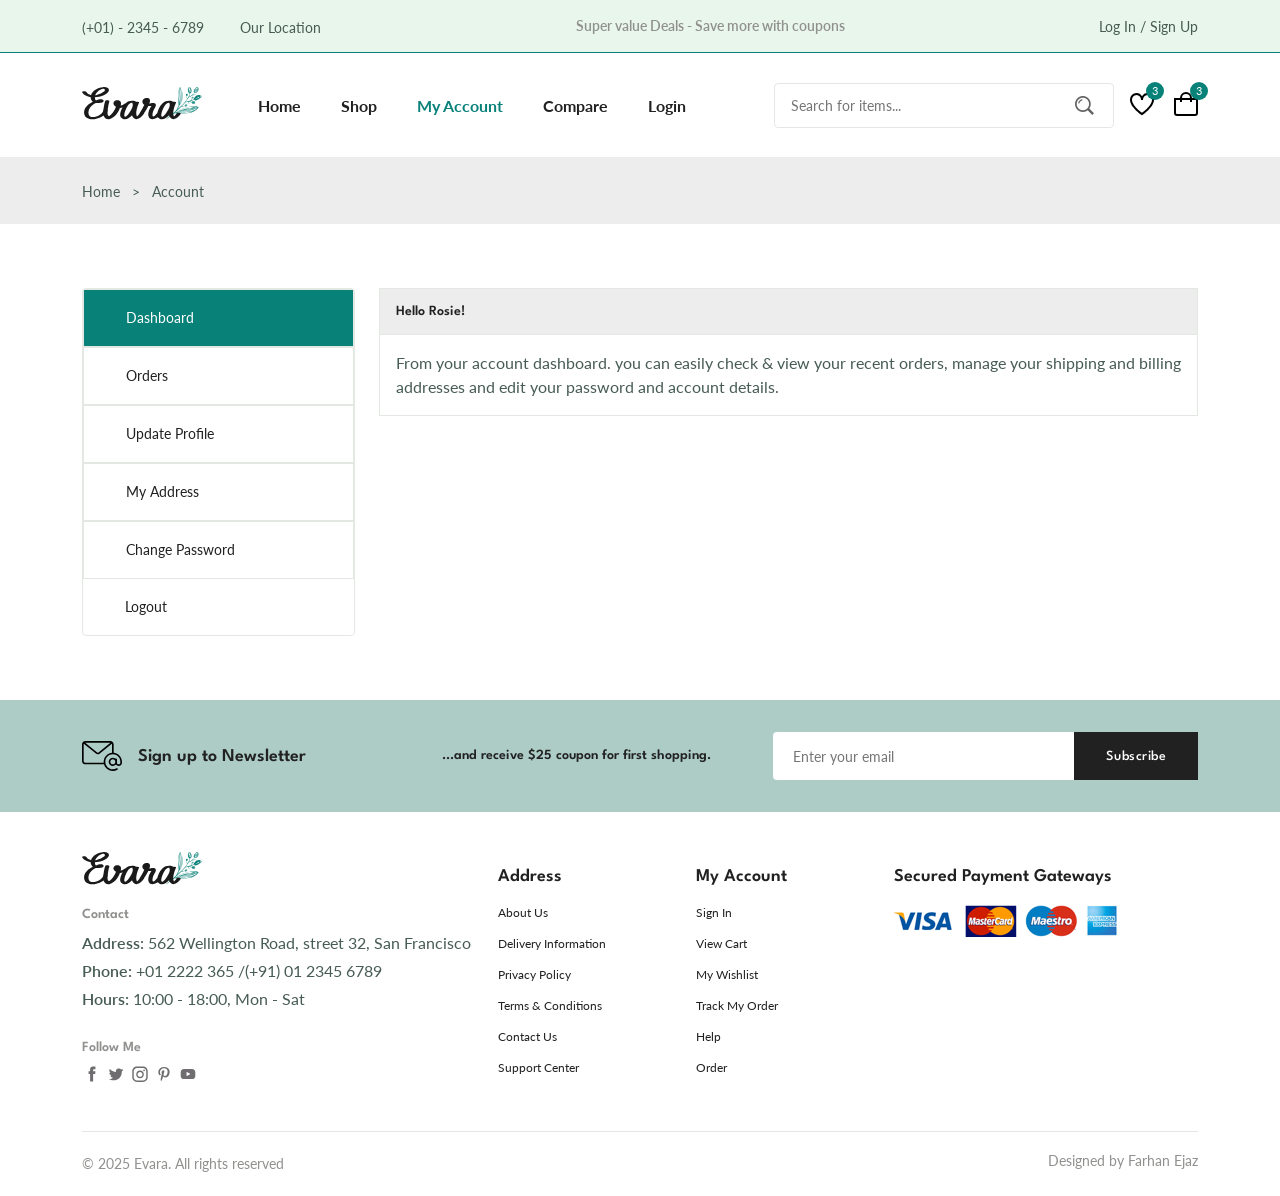
<file: e-commerce-website-main/accounts.html>
<!DOCTYPE html>
<html lang="en">
  <head>
    <meta charset="UTF-8" />
    <meta name="viewport" content="width=device-width, initial-scale=1.0" />

      <!--=============== FLATICON ===============-->
  <link rel="stylesheet"
    href="https://cdn-uicons.flaticon.com/uicons-regular-straight/css/uicons-regular-straight.css" />

  <!--=============== SWIPER CSS ===============-->
  <link rel="stylesheet" href="https://cdn.jsdelivr.net/npm/swiper@11/swiper-bundle.min.css" />

  <!--=============== CSS ===============-->
  <link rel="stylesheet" href="assets/css/styles.css" />

    <title>Ecommerce Website</title>
  </head>
  <body>
    <!--=============== HEADER ===============-->
    <header class="header">
    <div class="header__top">
      <div class="header__container container">
        <div class="header__contact">
          <span>(+01) - 2345 - 6789</span>

          <span>Our Location</span>
        </div>
        <p class="header__alert-news">
          Super value Deals - Save more with coupons
        </p>
        <a href="login-register.html" class="header__top-action">
          Log In / Sign Up
        </a>
      </div>
    </div>
    <nav class="nav container">
      <a href="index.html" class="nav__logo">
        <img src="assets/img/logo.svg" alt="" class="nav__logo-img">
      </a>

      <div class="nav__menu" id="nav-menu">
        <ul class="nav__list">
          <li class="nav__item">
            <a href="index.html" class="nav__link">Home</a>
          </li>

          <li class="nav__item">
            <a href="shop.html" class="nav__link">Shop</a>
          </li>


          <li class="nav__item">
            <a href="accounts.html" class="nav__link active-link">My Account</a>
          </li>

          <li class="nav__item">
            <a href="compare.html" class="nav__link">Compare</a>
          </li>


          <li class="nav__item">
            <a href="login-register.html" class="nav__link">Login</a>
          </li>


        </ul>

        <div class="header__search">
          <input type="text" placeholder="Search for items..." class="form__input" />
          <button class="search__btn">
            <img src="assets/img/search.png" alt="" />
          </button>
        </div>


      </div>

      <div class="header__user-actions">
        <a href="wishlist.html" class="header__action-btn">
          <img src="assets/img/icon-heart.svg" alt="" />
          <span class="count">3</span>
        </a>


        <a href="cart.html" class="header__action-btn">
          <img src="assets/img/icon-cart.svg" alt="" />
          <span class="count">3</span>
        </a>
      </div>
    </nav>
  </header>

    <!--=============== MAIN ===============-->
    <main class="main">
      <!--=============== BREADCRUMB ===============-->
       <section class="breadcrumb">
      <ul class="breadcrumb__list container flex">
        <li>
          <a href="index.html" class="breadcrumb__link">Home</a>
        </li>
        <li>
          <span class="breadcrumb__link">></span>
        </li>
        <li>
          <span class="breadcrumb__link">Account</span>
        </li>
      </ul>
    </section>

      <!--=============== ACCOUNTS ===============-->
      <section class="accounts section--lg">
        <div class="accounts__container container grid">
         <div class="account__tabs">
          <p class="account__tab active-tab" data-target="#dashboard">
            <i class="fi fi-rs-settings-sliders"></i>  Dashboard
          </p>

           <p class="account__tab" data-target="#orders">
            <i class="fi fi-rs-shopping-bag"></i>  Orders
          </p>

           <p class="account__tab" data-target="#update-profile">
            <i class="fi fi-rs-user"></i>  Update Profile
          </p>

           <p class="account__tab" data-target="#address">
            <i class="fi fi-rs-marker"></i>  My Address
          </p>

           <p class="account__tab" data-target="#change-password">
            <i class="fi fi-rs-user"></i>  Change Password
          </p>

           <p class="account__tab">
            <i class="fi fi-rs-exit"></i>  Logout
          </p>
         </div>

         <div class="tabs__content">
          <div class="tab__content active-tab" content id="dashboard">
             <h3 class="tab__header">Hello Rosie!</h3>

             <div class="tab__body">
              <p class="tab__description">From your account dashboard. you can easily check & view your recent orders, manage your shipping and billing addresses and edit your password and account details.</p>
             </div>
          </div>
        
          <div class="tab__content" content id="orders">
             <h3 class="tab__header">Your Orders</h3>

             <div class="tab__body">
              <table class="placed__order-table">
                <tr>
                  <th>Orders</th>
                  <th>Date</th>
                  <th>Status</th>
                  <th>Total</th>
                  <th>Actions</th>
                </tr>

                <tr>
                  <td>#1357</td>
                  <td>October 25, 2025</td>
                  <td>Processing</td>
                  <td>$364.00</td>
                  <td><a href="#" class="view__order">View</a></td>
                </tr>
                  
                 <tr>
                  <td>#12468</td>
                  <td>June 29, 2025</td>
                  <td>Completed</td>
                  <td>$280.00</td>
                  <td><a href="#" class="view__order">View</a></td>
                </tr>

                 <tr>
                  <td>#2366</td>
                  <td>August 2, 2025</td>
                  <td>Completed</td>
                  <td>$150.00</td>
                  <td><a href="#" class="view__order">View</a></td>
                </tr>

              </table>
             </div>
          </div>

          <div class="tab__content" content id="update-profile">
             <h3 class="tab__header">Update Profile</h3>

             <div class="tab__body">
              <form action="" class="form grid">
                <input type="text" placeholder="Username" class="form__input">

                <div class="form__btn">
                  <button class="btn btn--md">Save</button>
                </div>
              </form>
             </div>
          </div>

          <div class="tab__content" content id="address">
             <h3 class="tab__header"> Shipping Address</h3>

             <div class="tab__body">
              <address class="address">
                3522 Interstate <br> 75 Business Spur, <br> Sault Ste. <br> Marie, MI 49783 
              </address>
              <p class="city">New York</p>
              <a href="" class="edit">Edit</a>
             </div>
          </div>

           <div class="tab__content" content id="change-password">
             <h3 class="tab__header">Change Password</h3>

             <div class="tab__body">
              <form action="" class="form grid">
                <input type="password" placeholder="Current Password" class="form__input">
                 <input type="password" placeholder="New Password" class="form__input">
                  <input type="password" placeholder="Confirm Password" class="form__input">

                <div class="form__btn">
                  <button class="btn btn--md">Save</button>
                </div>
              </form>
             </div>
          </div>


        
         </div>
        </div>
      </section>

      <!--=============== NEWSLETTER ===============-->
       <section class="newsletter section">
      <div class="newsletter__container container grid">
        <h3 class="newsletter__title flex">
          <img src="assets/img/icon-email.svg" alt="" class="newsletter__icon" />
          Sign up to Newsletter
        </h3>
        <p class="newsletter__description">...and receive $25 coupon for first shopping.</p>
        <form action="" class="newsletter__form">
          <input type="text" placeholder="Enter your email" class="newsletter__input" />
          <button type="submit" class="newsletter__btn">Subscribe</button>
        </form>
      </div>
    </section>
    </main>

   <!--=============== FOOTER ===============-->
  <footer class="footer container">
    <div class="footer__container grid">
      <div class="footer__content">
        <a href="index.html" class="footer__logo">
          <img src="assets/img/logo.svg" alt="" class="footer__logo-img">
        </a>

        <h4 class="footer__subtitle">Contact</h4>

        <p class="footer__description">
          <span>Address: </span> 562 Wellington Road, street 32, San Francisco
        </p>

        <p class="footer__description">
          <span>Phone: </span> +01 2222 365 /(+91) 01 2345 6789
        </p>

        <p class="footer__description">
          <span>Hours:</span> 10:00 - 18:00, Mon - Sat
        </p>

        <div class="footer__social">
          <h4 class="footer__subtitle">Follow Me</h4>
          <div class="footer__social-links flex">
            <a href="">
              <img src="assets/img/icon-facebook.svg" alt="" class="footer__social-icon">
            </a>

            <a href="">
              <img src="assets/img/icon-twitter.svg" alt="" class="footer__social-icon">
            </a>

            <a href="">
              <img src="assets/img/icon-instagram.svg" alt="" class="footer__social-icon">
            </a>

            <a href="">
              <img src="assets/img/icon-pinterest.svg" alt="" class="footer__social-icon">
            </a>

            <a href="">
              <img src="assets/img/icon-youtube.svg" alt="" class="footer__social-icon">
            </a>
          </div>
        </div>

      </div>
      <div class="footer__content">
        <h3 class="footer__title">Address</h3>
        <ul class="footer__links">
          <li>
            <a href="" class="footer_link">About Us</a>
          </li>

          <li>
            <a href="" class="footer_link">Delivery Information</a>
          </li>

          <li>
            <a href="" class="footer_link">Privacy Policy</a>
          </li>

          <li>
            <a href="" class="footer_link">Terms & Conditions</a>
          </li>

          <li>
            <a href="" class="footer_link">Contact Us</a>
          </li>

          <li>
            <a href="" class="footer_link">Support Center</a>
          </li>
        </ul>
      </div>

      <div class="footer__content">
        <h3 class="footer__title">My Account</h3>
        <ul class="footer__links">
          <li>
            <a href="" class="footer_link">Sign In</a>
          </li>

          <li>
            <a href="" class="footer_link">View Cart</a>
          </li>

          <li>
            <a href="" class="footer_link">My Wishlist</a>
          </li>

          <li>
            <a href="" class="footer_link">Track My Order</a>
          </li>

          <li>
            <a href="" class="footer_link">Help</a>
          </li>

          <li>
            <a href="" class="footer_link">Order</a>
          </li>
        </ul>
      </div>

      <div class="footer__content">
        <h3 class="footer__title">Secured Payment Gateways</h3>
        <img src="assets/img/payment-method.png" alt="" class="payment__img">
      </div>
    </div>

    <div class="footer__bottom">
      <p class="copyright">&copy; 2025 Evara. All rights reserved</p>
      <span class="designer">Designed by Farhan Ejaz </span>
    </div>
  </footer>

  <!--=============== SWIPER JS ===============-->
  <script src="https://cdn.jsdelivr.net/npm/swiper@11/swiper-bundle.min.js"></script>

  <!--=============== MAIN JS ===============-->
  <script src="assets/js/main.js"></script>
  </body>
</html>
</file>
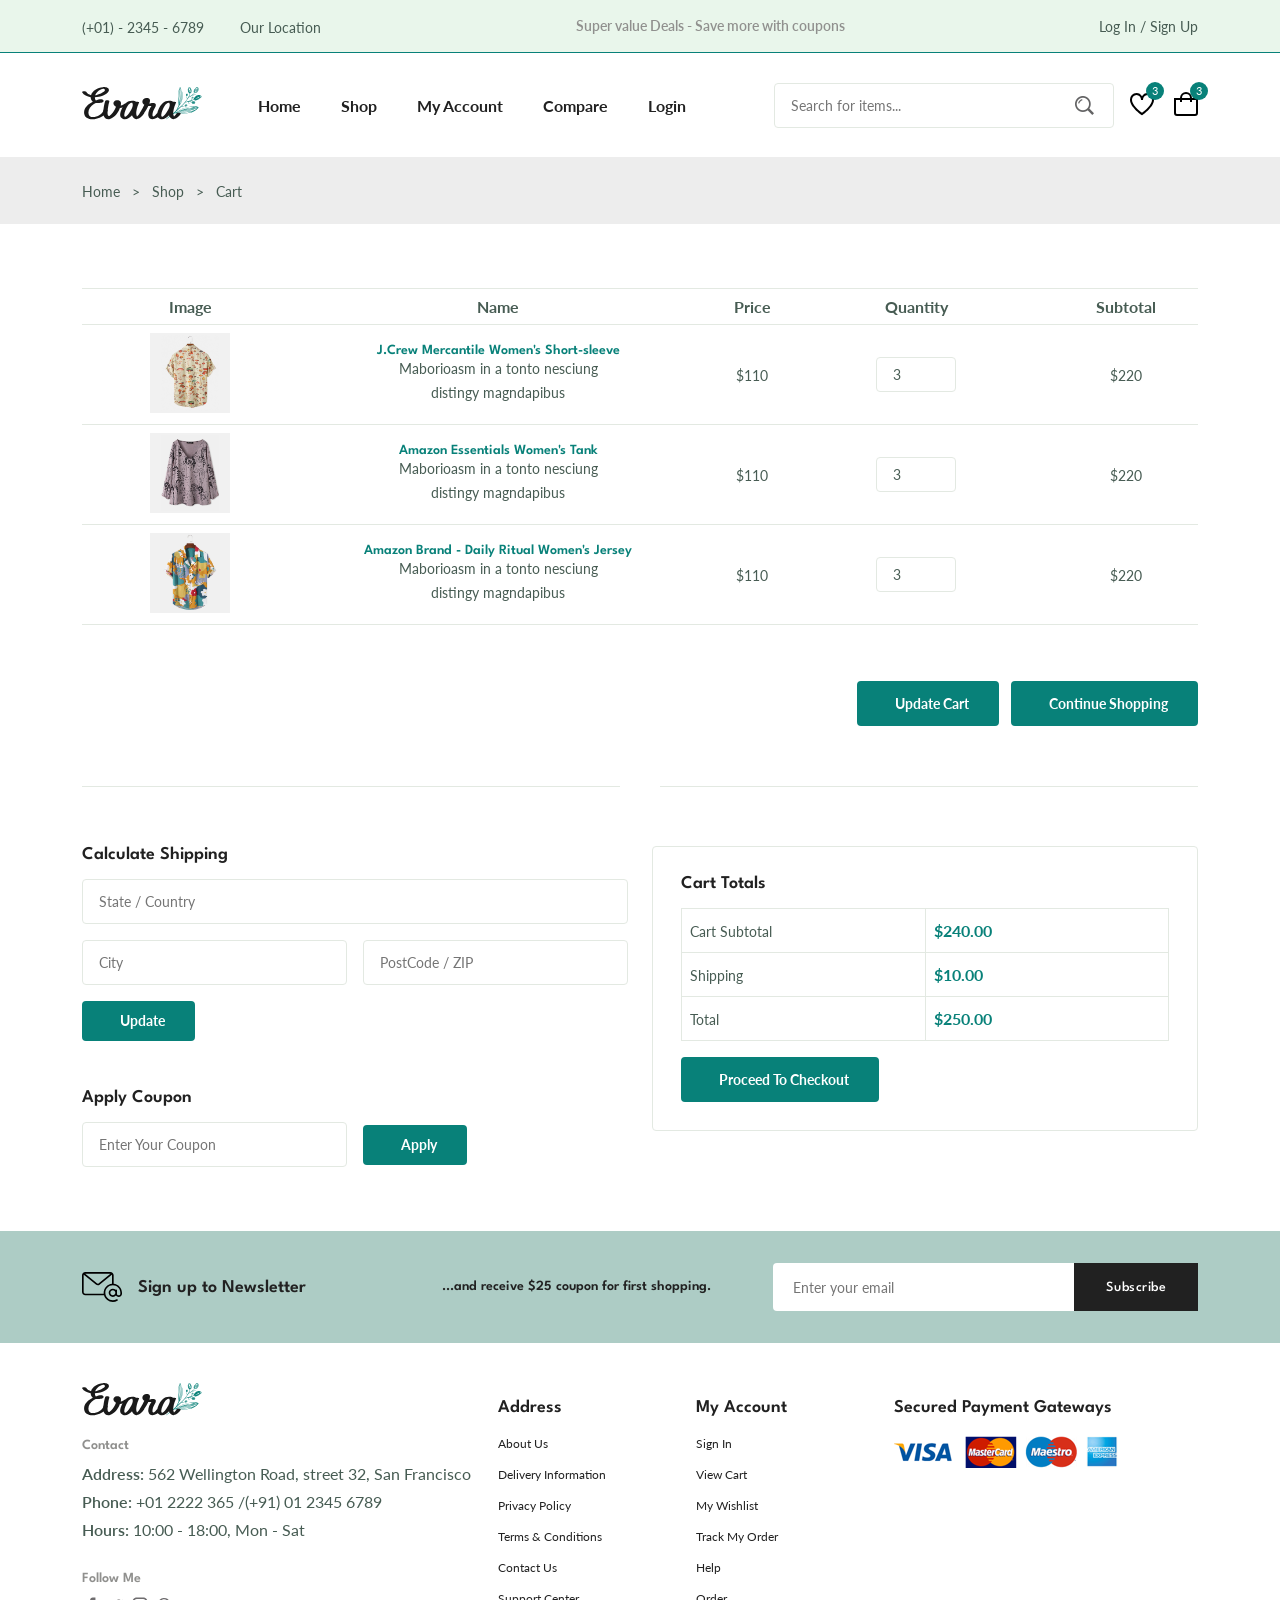
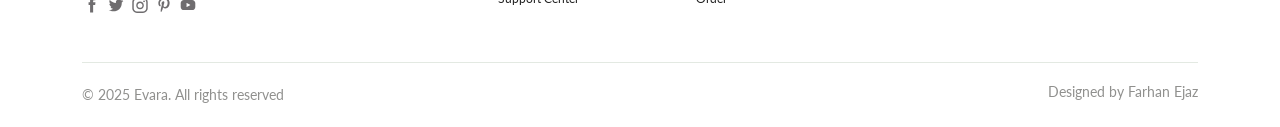
<file: e-commerce-website-main/cart.html>
<!DOCTYPE html>
<html lang="en">

<head>
  <meta charset="UTF-8" />
  <meta name="viewport" content="width=device-width, initial-scale=1.0" />

  <!--=============== FLATICON ===============-->
  <link rel="stylesheet"
    href="https://cdn-uicons.flaticon.com/uicons-regular-straight/css/uicons-regular-straight.css" />

  <!--=============== SWIPER CSS ===============-->
  <link rel="stylesheet" href="https://cdn.jsdelivr.net/npm/swiper@11/swiper-bundle.min.css" />

  <!--=============== CSS ===============-->
  <link rel="stylesheet" href="assets/css/styles.css" />

  <title>Ecommerce Website</title>
</head>

<body>
  <!--=============== HEADER ===============-->
  <header class="header">
    <div class="header__top">
      <div class="header__container container">
        <div class="header__contact">
          <span>(+01) - 2345 - 6789</span>

          <span>Our Location</span>
        </div>
        <p class="header__alert-news">
          Super value Deals - Save more with coupons
        </p>
        <a href="login-register.html" class="header__top-action">
          Log In / Sign Up
        </a>
      </div>
    </div>
    <nav class="nav container">
      <a href="index.html" class="nav__logo">
        <img src="assets/img/logo.svg" alt="" class="nav__logo-img">
      </a>

      <div class="nav__menu" id="nav-menu">
        <ul class="nav__list">
          <li class="nav__item">
            <a href="index.html" class="nav__link">Home</a>
          </li>

          <li class="nav__item">
            <a href="shop.html" class="nav__link">Shop</a>
          </li>


          <li class="nav__item">
            <a href="accounts.html" class="nav__link">My Account</a>
          </li>

          <li class="nav__item">
            <a href="compare.html" class="nav__link">Compare</a>
          </li>


          <li class="nav__item">
            <a href="login-register.html" class="nav__link">Login</a>
          </li>


        </ul>

        <div class="header__search">
          <input type="text" placeholder="Search for items..." class="form__input" />
          <button class="search__btn">
            <img src="assets/img/search.png" alt="" />
          </button>
        </div>


      </div>

      <div class="header__user-actions">
        <a href="wishlist.html" class="header__action-btn">
          <img src="assets/img/icon-heart.svg" alt="" />
          <span class="count">3</span>
        </a>


        <a href="cart.html" class="header__action-btn">
          <img src="assets/img/icon-cart.svg" alt="" />
          <span class="count">3</span>
        </a>
      </div>
    </nav>
  </header>

  <!--=============== MAIN ===============-->
  <main class="main">
    <!--=============== BREADCRUMB ===============-->
    <section class="breadcrumb">
      <ul class="breadcrumb__list container flex">
        <li>
          <a href="index.html" class="breadcrumb__link">Home</a>
        </li>
        <li>
          <span class="breadcrumb__link">></span>
        </li>
        <li>
          <span class="breadcrumb__link">Shop</span>
        </li>

        <li>
          <span class="breadcrumb__link">></span>
        </li>
        <li>
          <span class="breadcrumb__link">Cart</span>
        </li>
      </ul>
    </section>

    <!--=============== CART ===============-->
    <section class="cart section--lg container">
      <div class="table__container">
        <table class="table">
          <tr>
            <th>Image</th>
            <th>Name</th>
            <th>Price</th>
            <th>Quantity</th>
            <th>Subtotal</th>
            <th>Remove</th>
          </tr>

          <tr>
            <td>
              <img src="assets/img/product-1-2.jpg" alt="" class="table__img">
            </td>
            <td>
              <h3 class="table__title">J.Crew Mercantile Women's Short-sleeve</h3>
              <p class="table__description">Maborioasm in a tonto nesciung distingy magndapibus</p>
            </td>
            <td>
              <span class="table__price">$110</span>
            </td>
            <td>
              <input type="number" value="3" class="quantity">
            </td>
            <td>
              <span class="table__subtotal">$220</span>
            </td>
            <td>
              <i class="fi fi-rs-trash  table__trash"></i>
            </td>
          </tr>

          <tr>
            <td>
              <img src="assets/img/product-7-1.jpg" alt="" class="table__img">
            </td>
            <td>
              <h3 class="table__title">Amazon Essentials Women's Tank</h3>
              <p class="table__description">Maborioasm in a tonto nesciung distingy magndapibus</p>
            </td>
            <td>
              <span class="table__price">$110</span>
            </td>
            <td>
              <input type="number" value="3" class="quantity">
            </td>
            <td>
              <span class="table__subtotal">$220</span>
            </td>
            <td>
              <i class="fi fi-rs-trash  table__trash"></i>
            </td>
          </tr>

          <tr>
            <td>
              <img src="assets/img/product-2-1.jpg" alt="" class="table__img">
            </td>
            <td>
              <h3 class="table__title">Amazon Brand - Daily Ritual Women's Jersey </h3>
              <p class="table__description">Maborioasm in a tonto nesciung distingy magndapibus</p>
            </td>
            <td>
              <span class="table__price">$110</span>
            </td>
            <td>
              <input type="number" value="3" class="quantity">
            </td>
            <td>
              <span class="table__subtotal">$220</span>
            </td>
            <td>
              <i class="fi fi-rs-trash  table__trash"></i>
            </td>
          </tr>
        </table>
      </div>

      <div class="cart__actions">
        <a href="" class="btn flex btn--md">
          <i class="fi-rs-shuffle"></i> Update Cart
        </a>

        <a href="" class="btn flex btn--md">
          <i class="fi-rs-shopping-bag"></i> Continue Shopping
        </a>
      </div>

      <div class="divider">
        <i class="fi fi-rs-fingerprint"></i>
      </div>

      <div class="cart__group grid">
        <div>
          <div class="cart__shipping">
            <h3 class="section__title">Calculate Shipping</h3>

            <form action="" class="form grid">
              <input type="text" placeholder="State / Country " class="form__input">

              <div class="form__group grid">
                <input type="text" placeholder="City" class="form__input">

                <input type="text" placeholder="PostCode / ZIP" class="form__input">
              </div>

              <div class="form__btn"></div>
            </form>

            <button class="btn flex btn--sm">
              <i class="fi-rs-shuffle"></i> Update
            </button>

          </div>

          <div class="cart__coupon">
            <h3 class="section__title">Apply Coupon</h3>

            <form action="" class="coupon__form form grid">
              <div class="form__group grid">
                <input type="text" class="form__input" placeholder="Enter Your Coupon" />

                <div class="form__btn">
                  <button class="btn flex btn--sm">
                    <i class="fi-rs-label"></i> Apply
                  </button>
                </div>

              </div>
            </form>
          </div>

        </div>


        <div class="cart__total">
          <h3 class="section__title">Cart Totals</h3>

          <table class="cart__total-table">
            <tr>
              <td><span class="cart__total-title">Cart Subtotal</span></td>
              <td><span class="cart__total-price">$240.00</span></td>
            </tr>

            <tr>
              <td><span class="cart__total-title">Shipping</span></td>
              <td><span class="cart__total-price">$10.00</span></td>
            </tr>

            <tr>
              <td><span class="cart__total-title">Total</span></td>
              <td><span class="cart__total-price">$250.00</span></td>
            </tr>
          </table>
          <a href="checkout.html" class="btn flex btn--md">
            <i class="fi fi-rs-box-alt"></i> Proceed To Checkout
          </a>
        </div>

      </div>
    </section>

    <!--=============== NEWSLETTER ===============-->
    <section class="newsletter section">
      <div class="newsletter__container container grid">
        <h3 class="newsletter__title flex">
          <img src="assets/img/icon-email.svg" alt="" class="newsletter__icon" />
          Sign up to Newsletter
        </h3>
        <p class="newsletter__description">...and receive $25 coupon for first shopping.</p>
        <form action="" class="newsletter__form">
          <input type="text" placeholder="Enter your email" class="newsletter__input" />
          <button type="submit" class="newsletter__btn">Subscribe</button>
        </form>
      </div>
    </section>
  </main>

  <!--=============== FOOTER ===============-->
  <footer class="footer container">
    <div class="footer__container grid">
      <div class="footer__content">
        <a href="index.html" class="footer__logo">
          <img src="assets/img/logo.svg" alt="" class="footer__logo-img">
        </a>

        <h4 class="footer__subtitle">Contact</h4>

        <p class="footer__description">
          <span>Address: </span> 562 Wellington Road, street 32, San Francisco
        </p>

        <p class="footer__description">
          <span>Phone: </span> +01 2222 365 /(+91) 01 2345 6789
        </p>

        <p class="footer__description">
          <span>Hours:</span> 10:00 - 18:00, Mon - Sat
        </p>

        <div class="footer__social">
          <h4 class="footer__subtitle">Follow Me</h4>
          <div class="footer__social-links flex">
            <a href="">
              <img src="assets/img/icon-facebook.svg" alt="" class="footer__social-icon">
            </a>

            <a href="">
              <img src="assets/img/icon-twitter.svg" alt="" class="footer__social-icon">
            </a>

            <a href="">
              <img src="assets/img/icon-instagram.svg" alt="" class="footer__social-icon">
            </a>

            <a href="">
              <img src="assets/img/icon-pinterest.svg" alt="" class="footer__social-icon">
            </a>

            <a href="">
              <img src="assets/img/icon-youtube.svg" alt="" class="footer__social-icon">
            </a>
          </div>
        </div>

      </div>
      <div class="footer__content">
        <h3 class="footer__title">Address</h3>
        <ul class="footer__links">
          <li>
            <a href="" class="footer_link">About Us</a>
          </li>

          <li>
            <a href="" class="footer_link">Delivery Information</a>
          </li>

          <li>
            <a href="" class="footer_link">Privacy Policy</a>
          </li>

          <li>
            <a href="" class="footer_link">Terms & Conditions</a>
          </li>

          <li>
            <a href="" class="footer_link">Contact Us</a>
          </li>

          <li>
            <a href="" class="footer_link">Support Center</a>
          </li>
        </ul>
      </div>

      <div class="footer__content">
        <h3 class="footer__title">My Account</h3>
        <ul class="footer__links">
          <li>
            <a href="" class="footer_link">Sign In</a>
          </li>

          <li>
            <a href="" class="footer_link">View Cart</a>
          </li>

          <li>
            <a href="" class="footer_link">My Wishlist</a>
          </li>

          <li>
            <a href="" class="footer_link">Track My Order</a>
          </li>

          <li>
            <a href="" class="footer_link">Help</a>
          </li>

          <li>
            <a href="" class="footer_link">Order</a>
          </li>
        </ul>
      </div>

      <div class="footer__content">
        <h3 class="footer__title">Secured Payment Gateways</h3>
        <img src="assets/img/payment-method.png" alt="" class="payment__img">
      </div>
    </div>

    <div class="footer__bottom">
      <p class="copyright">&copy; 2025 Evara. All rights reserved</p>
      <span class="designer">Designed by Farhan Ejaz </span>
    </div>
  </footer>

  <!--=============== SWIPER JS ===============-->
  <script src="https://cdn.jsdelivr.net/npm/swiper@11/swiper-bundle.min.js"></script>

  <!--=============== MAIN JS ===============-->
  <script src="assets/js/main.js"></script>
</body>

</html>
</file>
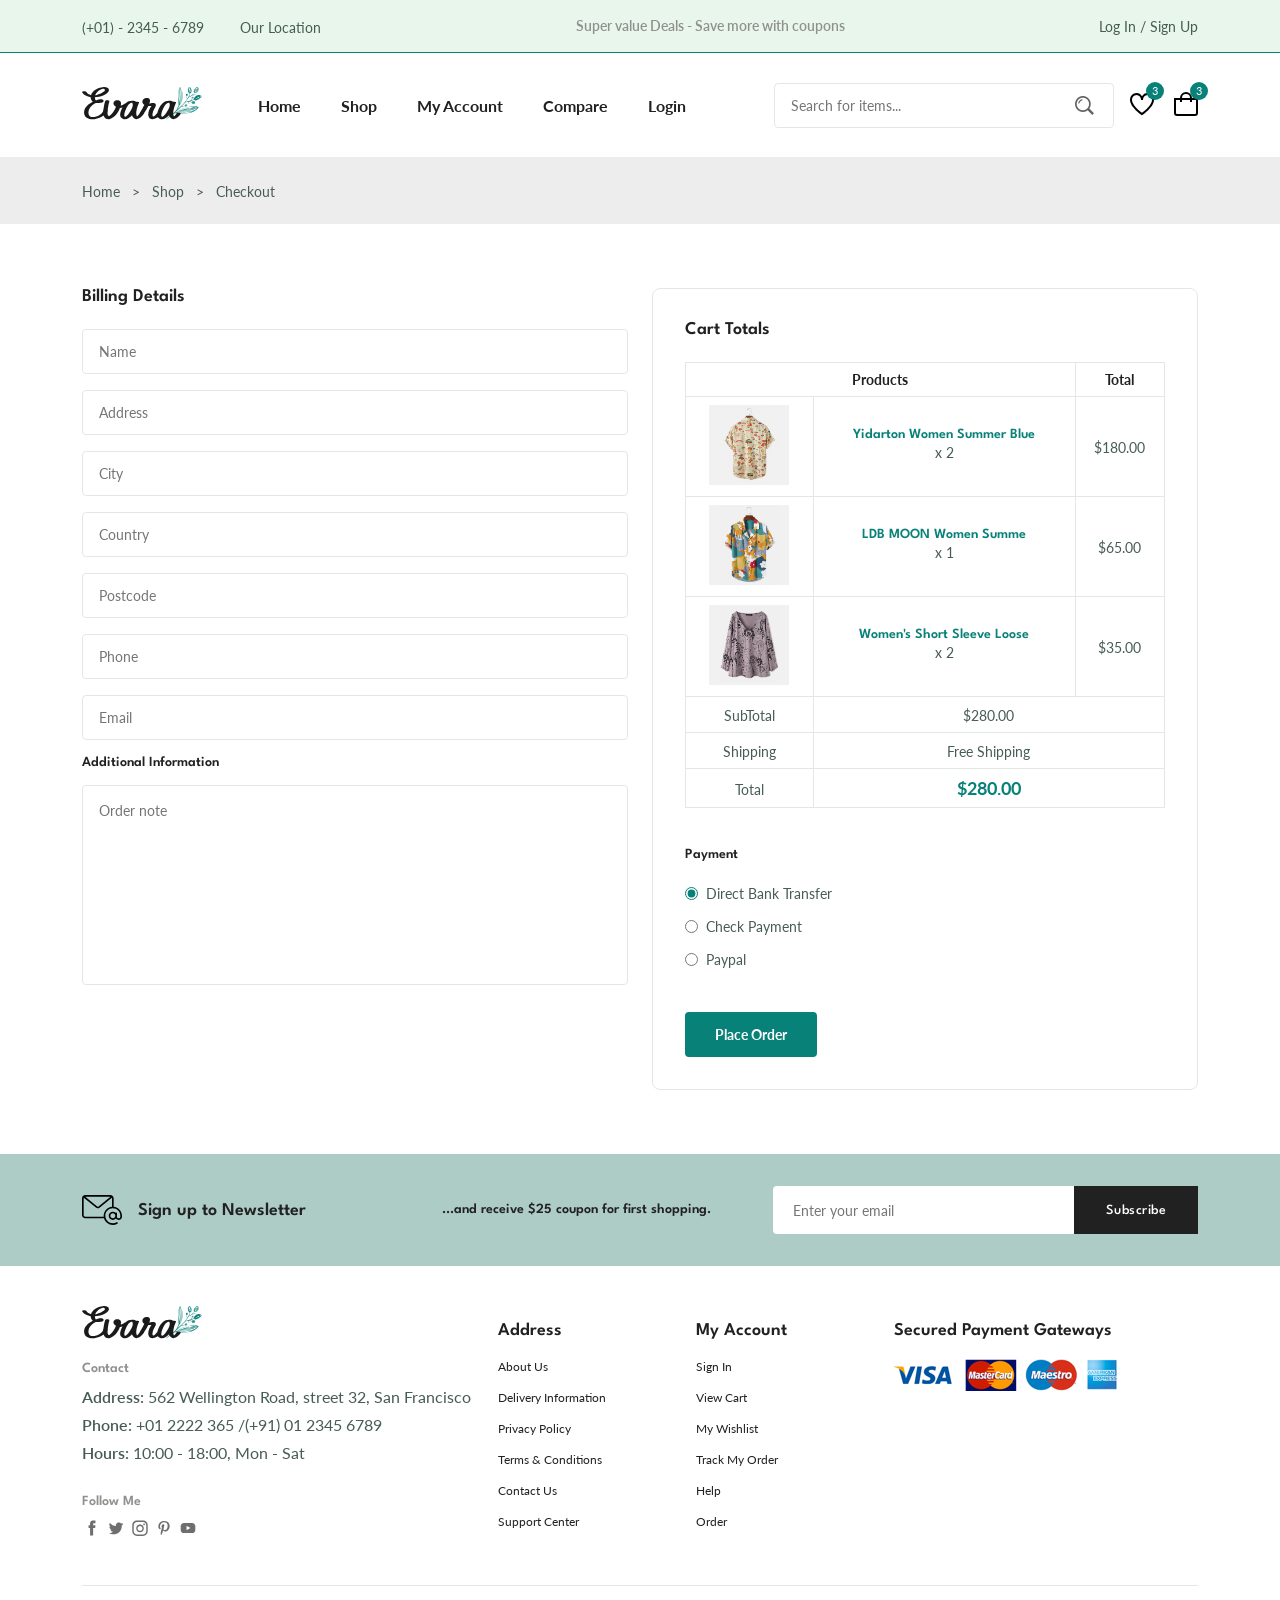
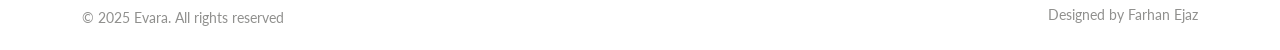
<file: e-commerce-website-main/checkout.html>
<!DOCTYPE html>
<html lang="en">

<head>
  <meta charset="UTF-8" />
  <meta name="viewport" content="width=device-width, initial-scale=1.0" />

  <!--=============== FLATICON ===============-->
  <link rel="stylesheet"
    href="https://cdn-uicons.flaticon.com/uicons-regular-straight/css/uicons-regular-straight.css" />

  <!--=============== SWIPER CSS ===============-->
  <link rel="stylesheet" href="https://cdn.jsdelivr.net/npm/swiper@11/swiper-bundle.min.css" />

  <!--=============== CSS ===============-->
  <link rel="stylesheet" href="assets/css/styles.css" />

  <title>Ecommerce Website</title>
</head>

<body>
  <!--=============== HEADER ===============-->
  <header class="header">
    <div class="header__top">
      <div class="header__container container">
        <div class="header__contact">
          <span>(+01) - 2345 - 6789</span>

          <span>Our Location</span>
        </div>
        <p class="header__alert-news">
          Super value Deals - Save more with coupons
        </p>
        <a href="login-register.html" class="header__top-action">
          Log In / Sign Up
        </a>
      </div>
    </div>
    <nav class="nav container">
      <a href="index.html" class="nav__logo">
        <img src="assets/img/logo.svg" alt="" class="nav__logo-img">
      </a>

      <div class="nav__menu" id="nav-menu">
        <ul class="nav__list">
          <li class="nav__item">
            <a href="index.html" class="nav__link">Home</a>
          </li>

          <li class="nav__item">
            <a href="shop.html" class="nav__link">Shop</a>
          </li>


          <li class="nav__item">
            <a href="accounts.html" class="nav__link">My Account</a>
          </li>

          <li class="nav__item">
            <a href="compare.html" class="nav__link">Compare</a>
          </li>


          <li class="nav__item">
            <a href="login-register.html" class="nav__link">Login</a>
          </li>


        </ul>

        <div class="header__search">
          <input type="text" placeholder="Search for items..." class="form__input" />
          <button class="search__btn">
            <img src="assets/img/search.png" alt="" />
          </button>
        </div>


      </div>

      <div class="header__user-actions">
        <a href="wishlist.html" class="header__action-btn">
          <img src="assets/img/icon-heart.svg" alt="" />
          <span class="count">3</span>
        </a>


        <a href="cart.html" class="header__action-btn">
          <img src="assets/img/icon-cart.svg" alt="" />
          <span class="count">3</span>
        </a>
      </div>
    </nav>
  </header>

  <!--=============== MAIN ===============-->
  <main class="main">
    <!--=============== BREADCRUMB ===============-->
    <section class="breadcrumb">
      <ul class="breadcrumb__list container flex">
        <li>
          <a href="index.html" class="breadcrumb__link">Home</a>
        </li>
        <li>
          <span class="breadcrumb__link">></span>
        </li>
        <li>
          <span class="breadcrumb__link">Shop</span>
        </li>
        <li>
          <span class="breadcrumb__link">></span>
        </li>
        <li>
          <span class="breadcrumb__link">Checkout</span>
        </li>
      </ul>
    </section>

    <!--=============== CHECKOUT ===============-->
    <section class="checkout section--lg">
      <div class="checkout__container container grid">
        <div class="checkout__group">
          <h3 class="section__title">Billing Details</h3>

          <form action="" class="form grid">
            <input type="text" placeholder="Name" class="form__input">

            <input type="text" placeholder="Address" class="form__input">

            <input type="text" placeholder="City" class="form__input">

            <input type="text" placeholder="Country" class="form__input">

            <input type="text" placeholder="Postcode" class="form__input">

            <input type="text" placeholder="Phone" class="form__input">

            <input type="email" placeholder="Email" class="form__input">

            <h3 class="checkout__title">Additional Information</h3>

            <textarea name="" placeholder="Order note" id="" cols="30" rows="10"
              class="form__input textarea"></textarea>
          </form>
        </div>

        <div class="checkout__group">
          <h3 class="section__title">Cart Totals</h3>

          <table class="order__table">
            <tr>
              <th colspan="2">Products </th>
              <th>Total</th>
            </tr>

            <tr>
              <td>
                <img src="assets/img/product-1-2.jpg" alt="" class="order__img">
              </td>
              <td>
                <h3 class="table__title">Yidarton Women Summer Blue</h3>
                <p class="table__quantity">x 2</p>
              </td>
              <td>
                <span class="table__price">$180.00</span>
              </td>
            </tr>

            <tr>
              <td>
                <img src="assets/img/product-2-1.jpg" alt="" class="order__img">
              </td>
              <td>
                <h3 class="table__title">LDB MOON Women Summe</h3>
                <p class="table__quantity">x 1</p>
              </td>
              <td>
                <span class="table__price">$65.00</span>
              </td>
            </tr>

            <tr>
              <td>
                <img src="assets/img/product-7-1.jpg" alt="" class="order__img">
              </td>
              <td>
                <h3 class="table__title">Women's Short Sleeve Loose</h3>
                <p class="table__quantity">x 2</p>
              </td>
              <td>
                <span class="table__price">$35.00</span>
              </td>
            </tr>

            <tr>
              <td>
                <span class="order__subtitle">SubTotal</span>
              </td>
              <td colspan="2">
                <span class="table__price" >$280.00</span>
              </td>
            </tr>

            <tr>
              <td>
                <span class="order__subtitle">Shipping</span>
              </td>
              <td colspan="2">
                <span class="table__price">Free Shipping</span>
              </td>
            </tr>

            <tr>
               <td> 
                <span class="order__subtitle">Total</span>
                </td>
                <td colspan="2">
                <span class="order__grand-total">$280.00</span>
              </td>
              </tr>
          </table>

          <div class="payment__methods">
            <h3 class="checkout__title payment__title">Payment</h3>

            <div class="payment__option flex">
              <input type="radio" name="radio" checked   class="payment__input">
              <label for="" class="payment__label">Direct Bank Transfer</label>
            </div>

             <div class="payment__option flex">
              <input type="radio" name="radio"class="payment__input">
              <label for="" class="payment__label">Check Payment</label>
            </div>

             <div class="payment__option flex">
              <input type="radio" name="radio" class="payment__input">
              <label for="" class="payment__label">Paypal</label>
            </div>
          </div>
          <button class="btn btn--md">Place Order</button>
        </div>
      </div>
    </section>

    <!--=============== NEWSLETTER ===============-->
    <section class="newsletter section">
      <div class="newsletter__container container grid">
        <h3 class="newsletter__title flex">
          <img src="assets/img/icon-email.svg" alt="" class="newsletter__icon" />
          Sign up to Newsletter
        </h3>
        <p class="newsletter__description">...and receive $25 coupon for first shopping.</p>
        <form action="" class="newsletter__form">
          <input type="text" placeholder="Enter your email" class="newsletter__input" />
          <button type="submit" class="newsletter__btn">Subscribe</button>
        </form>
      </div>
    </section>
  </main>

  <!--=============== FOOTER ===============-->
  <footer class="footer container">
    <div class="footer__container grid">
      <div class="footer__content">
        <a href="index.html" class="footer__logo">
          <img src="assets/img/logo.svg" alt="" class="footer__logo-img">
        </a>

        <h4 class="footer__subtitle">Contact</h4>

        <p class="footer__description">
          <span>Address: </span> 562 Wellington Road, street 32, San Francisco
        </p>

        <p class="footer__description">
          <span>Phone: </span> +01 2222 365 /(+91) 01 2345 6789
        </p>

        <p class="footer__description">
          <span>Hours:</span> 10:00 - 18:00, Mon - Sat
        </p>

        <div class="footer__social">
          <h4 class="footer__subtitle">Follow Me</h4>
          <div class="footer__social-links flex">
            <a href="">
              <img src="assets/img/icon-facebook.svg" alt="" class="footer__social-icon">
            </a>

            <a href="">
              <img src="assets/img/icon-twitter.svg" alt="" class="footer__social-icon">
            </a>

            <a href="">
              <img src="assets/img/icon-instagram.svg" alt="" class="footer__social-icon">
            </a>

            <a href="">
              <img src="assets/img/icon-pinterest.svg" alt="" class="footer__social-icon">
            </a>

            <a href="">
              <img src="assets/img/icon-youtube.svg" alt="" class="footer__social-icon">
            </a>
          </div>
        </div>

      </div>
      <div class="footer__content">
        <h3 class="footer__title">Address</h3>
        <ul class="footer__links">
          <li>
            <a href="" class="footer_link">About Us</a>
          </li>

          <li>
            <a href="" class="footer_link">Delivery Information</a>
          </li>

          <li>
            <a href="" class="footer_link">Privacy Policy</a>
          </li>

          <li>
            <a href="" class="footer_link">Terms & Conditions</a>
          </li>

          <li>
            <a href="" class="footer_link">Contact Us</a>
          </li>

          <li>
            <a href="" class="footer_link">Support Center</a>
          </li>
        </ul>
      </div>

      <div class="footer__content">
        <h3 class="footer__title">My Account</h3>
        <ul class="footer__links">
          <li>
            <a href="" class="footer_link">Sign In</a>
          </li>

          <li>
            <a href="" class="footer_link">View Cart</a>
          </li>

          <li>
            <a href="" class="footer_link">My Wishlist</a>
          </li>

          <li>
            <a href="" class="footer_link">Track My Order</a>
          </li>

          <li>
            <a href="" class="footer_link">Help</a>
          </li>

          <li>
            <a href="" class="footer_link">Order</a>
          </li>
        </ul>
      </div>

      <div class="footer__content">
        <h3 class="footer__title">Secured Payment Gateways</h3>
        <img src="assets/img/payment-method.png" alt="" class="payment__img">
      </div>
    </div>

    <div class="footer__bottom">
      <p class="copyright">&copy; 2025 Evara. All rights reserved</p>
      <span class="designer">Designed by Farhan Ejaz </span>
    </div>
  </footer>

  <!--=============== SWIPER JS ===============-->
  <script src="https://cdn.jsdelivr.net/npm/swiper@11/swiper-bundle.min.js"></script>

  <!--=============== MAIN JS ===============-->
  <script src="assets/js/main.js"></script>
</body>

</html>
</file>
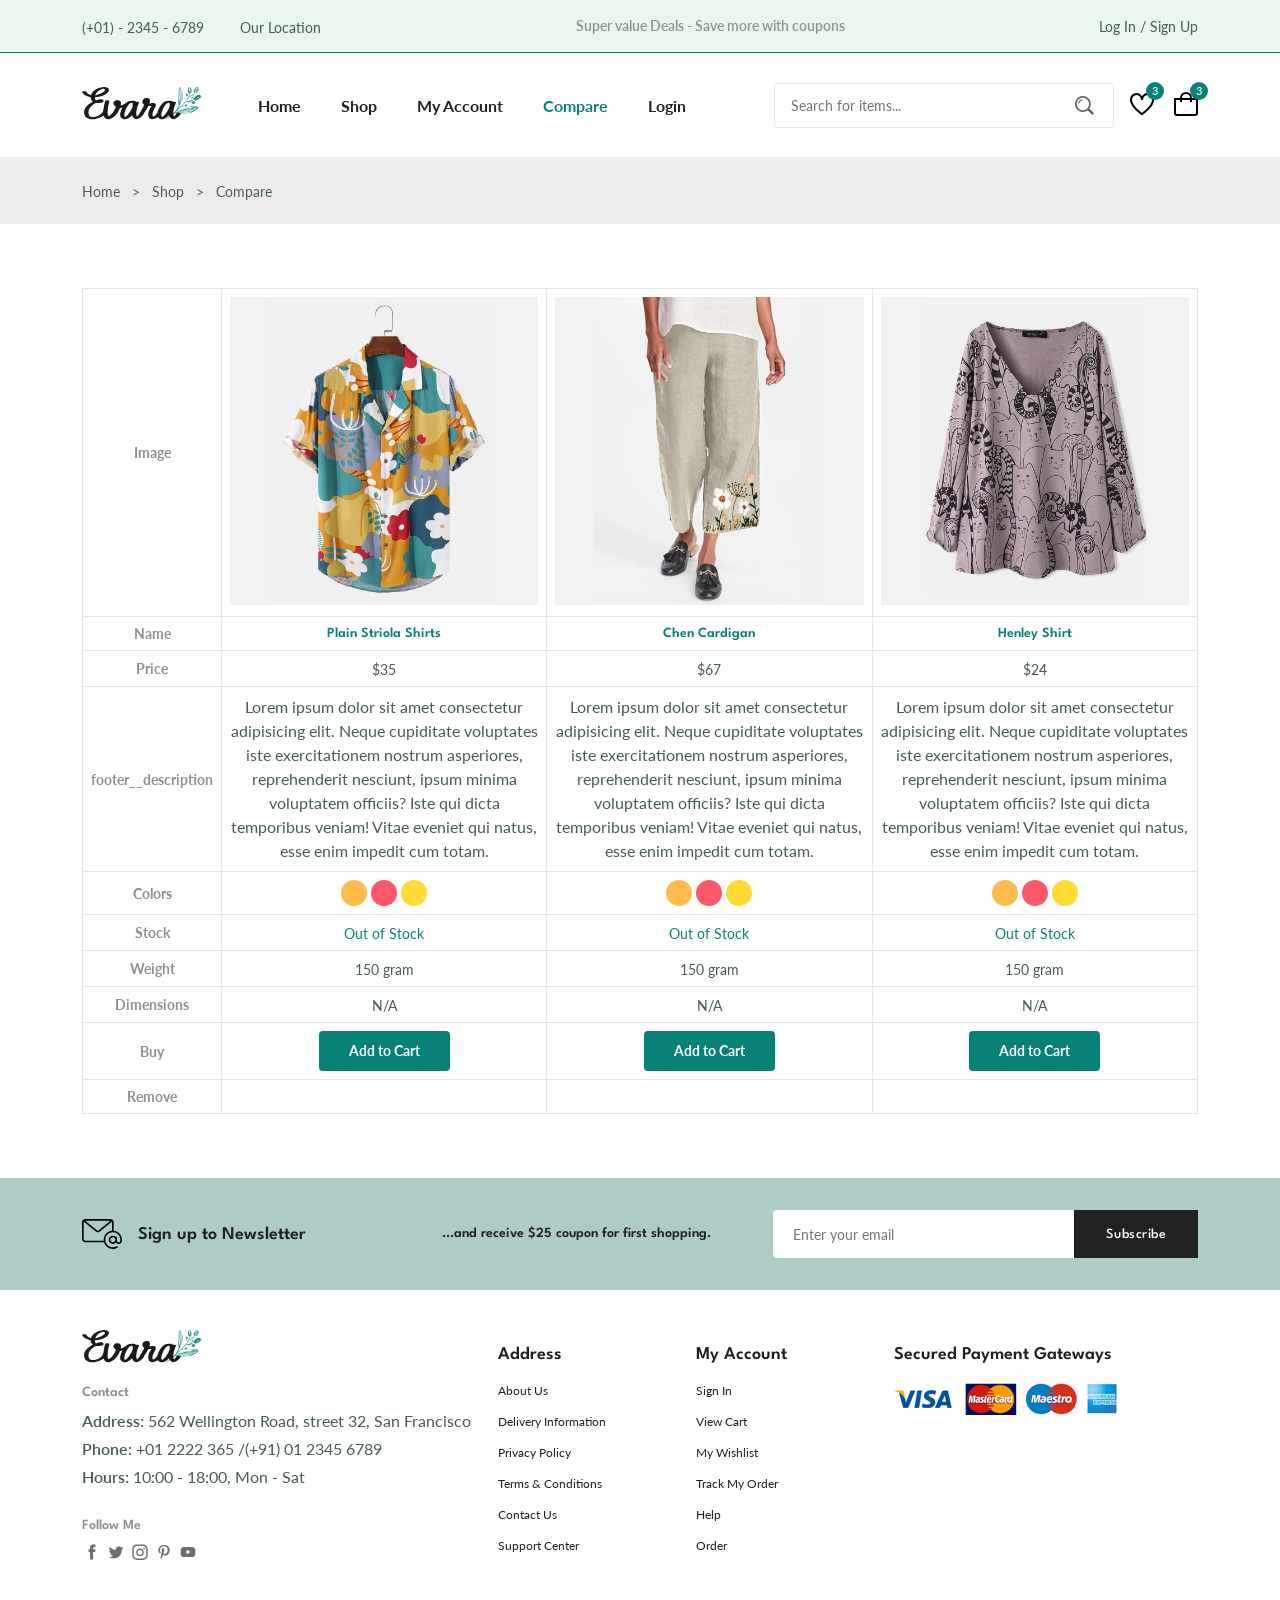
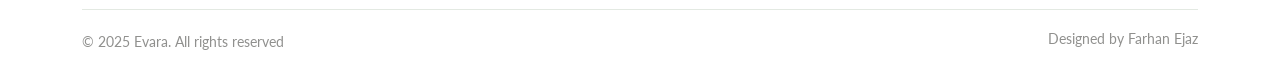
<file: e-commerce-website-main/compare.html>
<!DOCTYPE html>
<html lang="en">

<head>
  <meta charset="UTF-8" />
  <meta name="viewport" content="width=device-width, initial-scale=1.0" />

  <!--=============== FLATICON ===============-->
  <link rel="stylesheet"
    href="https://cdn-uicons.flaticon.com/uicons-regular-straight/css/uicons-regular-straight.css" />

  <!--=============== SWIPER CSS ===============-->
  <link rel="stylesheet" href="https://cdn.jsdelivr.net/npm/swiper@11/swiper-bundle.min.css" />

  <!--=============== CSS ===============-->
  <link rel="stylesheet" href="assets/css/styles.css" />

  <title>Ecommerce Website</title>
</head>

<body>
  <!--=============== HEADER ===============-->
  <header class="header">
    <div class="header__top">
      <div class="header__container container">
        <div class="header__contact">
          <span>(+01) - 2345 - 6789</span>

          <span>Our Location</span>
        </div>
        <p class="header__alert-news">
          Super value Deals - Save more with coupons
        </p>
        <a href="login-register.html" class="header__top-action">
          Log In / Sign Up
        </a>
      </div>
    </div>
    <nav class="nav container">
      <a href="index.html" class="nav__logo">
        <img src="assets/img/logo.svg" alt="" class="nav__logo-img">
      </a>

      <div class="nav__menu" id="nav-menu">
        <ul class="nav__list">
          <li class="nav__item">
            <a href="index.html" class="nav__link">Home</a>
          </li>

          <li class="nav__item">
            <a href="shop.html" class="nav__link">Shop</a>
          </li>


          <li class="nav__item">
            <a href="accounts.html" class="nav__link">My Account</a>
          </li>

          <li class="nav__item">
            <a href="compare.html" class="nav__link active-link">Compare</a>
          </li>


          <li class="nav__item">
            <a href="login-register.html" class="nav__link">Login</a>
          </li>


        </ul>

        <div class="header__search">
          <input type="text" placeholder="Search for items..." class="form__input" />
          <button class="search__btn">
            <img src="assets/img/search.png" alt="" />
          </button>
        </div>


      </div>

      <div class="header__user-actions">
        <a href="wishlist.html" class="header__action-btn">
          <img src="assets/img/icon-heart.svg" alt="" />
          <span class="count">3</span>
        </a>


        <a href="cart.html" class="header__action-btn">
          <img src="assets/img/icon-cart.svg" alt="" />
          <span class="count">3</span>
        </a>
      </div>
    </nav>
  </header>

  <!--=============== MAIN ===============-->
  <main class="main">
    <!--=============== BREADCRUMB ===============-->
    <section class="breadcrumb">
      <ul class="breadcrumb__list container flex">
        <li>
          <a href="index.html" class="breadcrumb__link">Home</a>
        </li>
        <li>
          <span class="breadcrumb__link">></span>
        </li>
        <li>
          <span class="breadcrumb__link">Shop</span>
        </li>
        <li>
          <span class="breadcrumb__link">></span>
        </li>
        <li>
          <span class="breadcrumb__link">Compare</span>
        </li>
      </ul>
    </section>

    <!--=============== COMPARE ===============-->
    <section class="compare container section--lg">
      <table class="compare__table">
        <tr>
          <th>Image</th>
          <td>
            <img src="assets/img/product-2-1.jpg" alt="" class="compare__img">
          </td>

          <td>
            <img src="assets/img/product-4-1.jpg" alt="" class="compare__img">
          </td>

          <td>
            <img src="assets/img/product-7-1.jpg" alt="" class="compare__img">
          </td>

        </tr>

        <tr>
          <th>Name</th>
          <td>
            <h3 class="table__title">Plain Striola Shirts</h3>
          </td>
          <td>
            <h3 class="table__title">Chen Cardigan</h3>
          </td>
          <td>
            <h3 class="table__title">Henley Shirt</h3>
          </td>
        </tr>

        <tr>
          <th>Price</th>
          <td><span class="table__price">$35</span></td>
          <td><span class="table__price">$67</span></td>
          <td><span class="table__price">$24</span></td>
        </tr>

        <tr>
          <th>footer__description</th>
          <td>
            <p>
              Lorem ipsum dolor sit amet consectetur adipisicing elit. Neque cupiditate voluptates iste exercitationem
              nostrum asperiores, reprehenderit nesciunt, ipsum minima voluptatem officiis? Iste qui dicta temporibus
              veniam! Vitae eveniet qui natus, esse enim impedit cum totam.
            </p>
          </td>

          <td>
            <p>
              Lorem ipsum dolor sit amet consectetur adipisicing elit. Neque cupiditate voluptates iste exercitationem
              nostrum asperiores, reprehenderit nesciunt, ipsum minima voluptatem officiis? Iste qui dicta temporibus
              veniam! Vitae eveniet qui natus, esse enim impedit cum totam.
            </p>
          </td>

          <td>
            <p>
              Lorem ipsum dolor sit amet consectetur adipisicing elit. Neque cupiditate voluptates iste exercitationem
              nostrum asperiores, reprehenderit nesciunt, ipsum minima voluptatem officiis? Iste qui dicta temporibus
              veniam! Vitae eveniet qui natus, esse enim impedit cum totam.
            </p>
          </td>
        </tr>

        <tr>
          <th>Colors</th>
          <td>
            <ul class="color__list comapre__colors">
              <li>
                <a href="#" class="color__link" style="background-color: hsl(37, 100%, 65%);">
                </a>
              </li>

              <li>
                <a href="#" class="color__link" style="background-color: hsl(353, 100%, 67%);">
                </a>
              </li>

              <li>
                <a href="#" class="color__link" style="background-color: hsl(49, 100%, 60%);">
                </a>
              </li>
            </ul>
          </td>

          <td>
            <ul class="color__list comapre__colors">
              <li>
                <a href="#" class="color__link" style="background-color: hsl(37, 100%, 65%);">
                </a>
              </li>

              <li>
                <a href="#" class="color__link" style="background-color: hsl(353, 100%, 67%);">
                </a>
              </li>

              <li>
                <a href="#" class="color__link" style="background-color: hsl(49, 100%, 60%);">
                </a>
              </li>
            </ul>
          </td>

          <td>
            <ul class="color__list comapre__colors">
              <li>
                <a href="#" class="color__link" style="background-color: hsl(37, 100%, 65%);">
                </a>
              </li>

              <li>
                <a href="#" class="color__link" style="background-color: hsl(353, 100%, 67%);">
                </a>
              </li>

              <li>
                <a href="#" class="color__link" style="background-color: hsl(49, 100%, 60%);">
                </a>
              </li>
            </ul>
          </td>

        </tr>
        <tr>
          <th>Stock</th>
          <td>
            <span class="table__stock">Out of Stock</span>
          </td>

          <td>
            <span class="table__stock">Out of Stock</span>
          </td>

          <td>
            <span class="table__stock">Out of Stock</span>
          </td>
        </tr>

         <tr>
          <th>Weight</th>
          <td>
            <span class="table__weight">150 gram</span>
          </td>

          <td>
            <span class="table__weight">150 gram</span>
          </td>

          <td>
            <span class="table__weight">150 gram</span>
          </td>
        </tr>
        <tr>
          <th>Dimensions</th>
          <td>
            <span class="table__dimension">N/A</span>
          </td>

           <td>
            <span class="table__dimension">N/A</span>
          </td>

           <td>
            <span class="table__dimension">N/A</span>
          </td>
        </tr>
        <tr>
          <th>Buy</th>
          <td>
            <a href="" class="btn btn--sm">Add to Cart</a>
          </td>

          <td>
            <a href="" class="btn btn--sm">Add to Cart</a>
          </td>

          <td>
            <a href="" class="btn btn--sm">Add to Cart</a>
          </td>
        </tr>
        <tr>
          <th>Remove</th>
          <td>
            <i class="fi fi-rs-trash table__trash"></i>
          </td>

          <td>
            <i class="fi fi-rs-trash table__trash"></i>
          </td>

          <td>
            <i class="fi fi-rs-trash table__trash"></i>
          </td>
        </tr>
      </table>
    </section>

    <!--=============== NEWSLETTER ===============-->
    <section class="newsletter section">
      <div class="newsletter__container container grid">
        <h3 class="newsletter__title flex">
          <img src="assets/img/icon-email.svg" alt="" class="newsletter__icon" />
          Sign up to Newsletter
        </h3>
        <p class="newsletter__description">...and receive $25 coupon for first shopping.</p>
        <form action="" class="newsletter__form">
          <input type="text" placeholder="Enter your email" class="newsletter__input" />
          <button type="submit" class="newsletter__btn">Subscribe</button>
        </form>
      </div>
    </section>
  </main>

  <!--=============== FOOTER ===============-->
  <footer class="footer container">
    <div class="footer__container grid">
      <div class="footer__content">
        <a href="index.html" class="footer__logo">
          <img src="assets/img/logo.svg" alt="" class="footer__logo-img">
        </a>

        <h4 class="footer__subtitle">Contact</h4>

        <p class="footer__description">
          <span>Address: </span> 562 Wellington Road, street 32, San Francisco
        </p>

        <p class="footer__description">
          <span>Phone: </span> +01 2222 365 /(+91) 01 2345 6789
        </p>

        <p class="footer__description">
          <span>Hours:</span> 10:00 - 18:00, Mon - Sat
        </p>

        <div class="footer__social">
          <h4 class="footer__subtitle">Follow Me</h4>
          <div class="footer__social-links flex">
            <a href="">
              <img src="assets/img/icon-facebook.svg" alt="" class="footer__social-icon">
            </a>

            <a href="">
              <img src="assets/img/icon-twitter.svg" alt="" class="footer__social-icon">
            </a>

            <a href="">
              <img src="assets/img/icon-instagram.svg" alt="" class="footer__social-icon">
            </a>

            <a href="">
              <img src="assets/img/icon-pinterest.svg" alt="" class="footer__social-icon">
            </a>

            <a href="">
              <img src="assets/img/icon-youtube.svg" alt="" class="footer__social-icon">
            </a>
          </div>
        </div>

      </div>
      <div class="footer__content">
        <h3 class="footer__title">Address</h3>
        <ul class="footer__links">
          <li>
            <a href="" class="footer_link">About Us</a>
          </li>

          <li>
            <a href="" class="footer_link">Delivery Information</a>
          </li>

          <li>
            <a href="" class="footer_link">Privacy Policy</a>
          </li>

          <li>
            <a href="" class="footer_link">Terms & Conditions</a>
          </li>

          <li>
            <a href="" class="footer_link">Contact Us</a>
          </li>

          <li>
            <a href="" class="footer_link">Support Center</a>
          </li>
        </ul>
      </div>

      <div class="footer__content">
        <h3 class="footer__title">My Account</h3>
        <ul class="footer__links">
          <li>
            <a href="" class="footer_link">Sign In</a>
          </li>

          <li>
            <a href="" class="footer_link">View Cart</a>
          </li>

          <li>
            <a href="" class="footer_link">My Wishlist</a>
          </li>

          <li>
            <a href="" class="footer_link">Track My Order</a>
          </li>

          <li>
            <a href="" class="footer_link">Help</a>
          </li>

          <li>
            <a href="" class="footer_link">Order</a>
          </li>
        </ul>
      </div>

      <div class="footer__content">
        <h3 class="footer__title">Secured Payment Gateways</h3>
        <img src="assets/img/payment-method.png" alt="" class="payment__img">
      </div>
    </div>

    <div class="footer__bottom">
      <p class="copyright">&copy; 2025 Evara. All rights reserved</p>
      <span class="designer">Designed by Farhan Ejaz </span>
    </div>
  </footer>

  <!--=============== SWIPER JS ===============-->
  <script src="https://cdn.jsdelivr.net/npm/swiper@11/swiper-bundle.min.js"></script>

  <!--=============== MAIN JS ===============-->
  <script src="assets/js/main.js"></script>
</body>

</html>
</file>
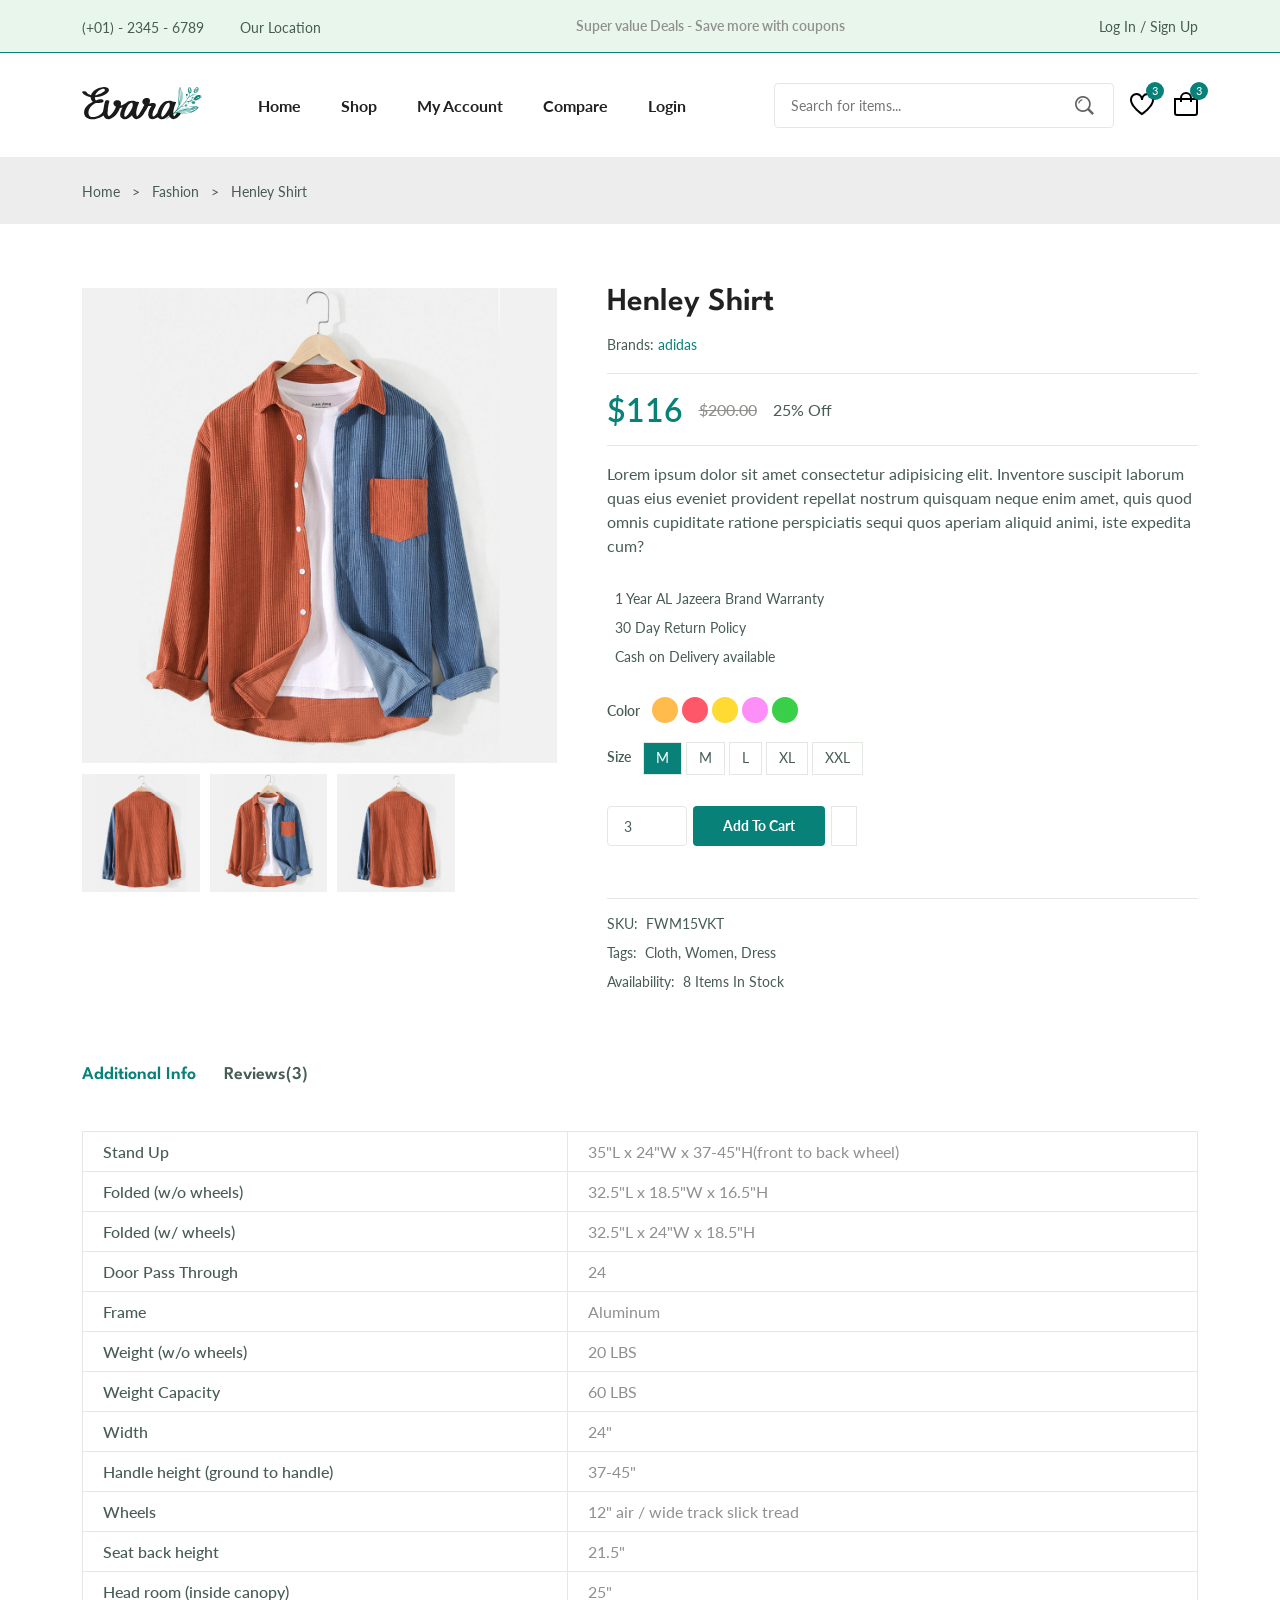
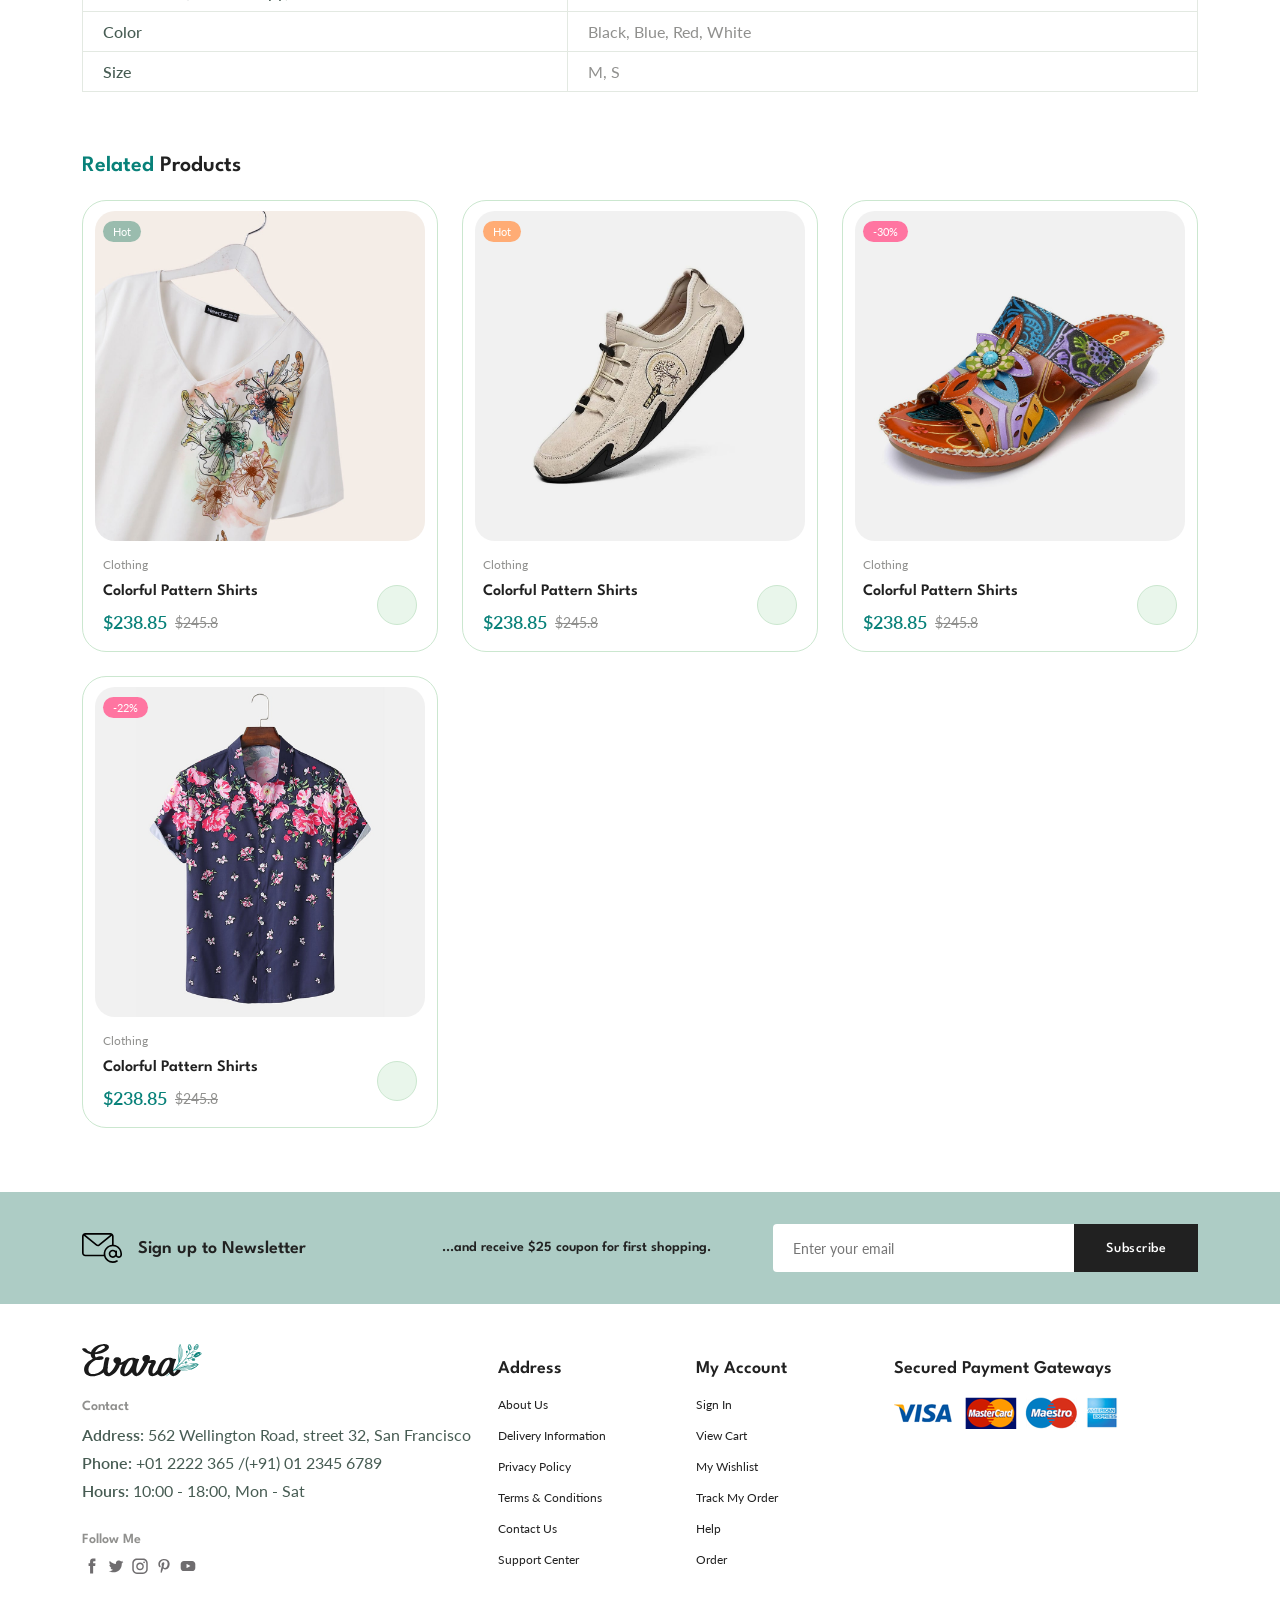
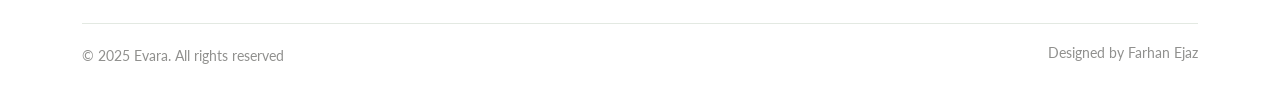
<file: e-commerce-website-main/details.html>
<!DOCTYPE html>
<html lang="en">
  <head>
    <meta charset="UTF-8" />
    <meta name="viewport" content="width=device-width, initial-scale=1.0" />

   <!--=============== FLATICON ===============-->
    <link rel="stylesheet"
    href="https://cdn-uicons.flaticon.com/uicons-regular-straight/css/uicons-regular-straight.css" />

    <!--=============== SWIPER CSS ===============-->
     <link rel="stylesheet" href="https://cdn.jsdelivr.net/npm/swiper@11/swiper-bundle.min.css" />

    <!--=============== CSS ===============-->
    <link rel="stylesheet" href="assets/css/styles.css" />

    <title>Ecommerce Website </title>
  </head>
  <body>
    <!--=============== HEADER ===============-->
    <header class="header">
    <div class="header__top">
      <div class="header__container container">
        <div class="header__contact">
          <span>(+01) - 2345 - 6789</span>

          <span>Our Location</span>
        </div>
        <p class="header__alert-news">
          Super value Deals - Save more with coupons
        </p>
        <a href="login-register.html" class="header__top-action">
          Log In / Sign Up
        </a>
      </div>
    </div>
    <nav class="nav container">
      <a href="index.html" class="nav__logo">
        <img src="assets/img/logo.svg" alt="" class="nav__logo-img">
      </a>

      <div class="nav__menu" id="nav-menu">
        <ul class="nav__list">
          <li class="nav__item">
            <a href="index.html" class="nav__link">Home</a>
          </li>

          <li class="nav__item">
            <a href="shop.html" class="nav__link">Shop</a>
          </li>


          <li class="nav__item">
            <a href="accounts.html" class="nav__link">My Account</a>
          </li>

          <li class="nav__item">
            <a href="compare.html" class="nav__link">Compare</a>
          </li>


          <li class="nav__item">
            <a href="login-register.html" class="nav__link">Login</a>
          </li>


        </ul>

        <div class="header__search">
          <input type="text" placeholder="Search for items..." class="form__input" />
          <button class="search__btn">
            <img src="assets/img/search.png" alt="" />
          </button>
        </div>


      </div>

      <div class="header__user-actions">
        <a href="wishlist.html" class="header__action-btn">
          <img src="assets/img/icon-heart.svg" alt="" />
          <span class="count">3</span>
        </a>


        <a href="cart.html" class="header__action-btn">
          <img src="assets/img/icon-cart.svg" alt="" />
          <span class="count">3</span>
        </a>
      </div>
    </nav>
  </header>

    <!--=============== MAIN ===============-->
    <main class="main">
      <!--=============== BREADCRUMB ===============-->
         <section class="breadcrumb">
        <ul class="breadcrumb__list container flex">
       <li>
        <a href="index.html" class="breadcrumb__link">Home</a>
        </li>
        <li>
          <span class="breadcrumb__link">></span>
        </li>
         <li>
          <span class="breadcrumb__link">Fashion</span>
        </li>

        <li>
          <span class="breadcrumb__link">></span>
        </li>
         <li>
          <span class="breadcrumb__link">Henley Shirt</span>
        </li>
        </ul>
      </section>

      <!--=============== DETAILS ===============-->
      <section class="details section--lg">
        <div class="details__container container grid">
          <div class="details__group">
            <img src="assets/img/product-8-1.jpg" alt="" class="details__img"/>
            <div class="details__small-images grid">
               <img src="assets/img/product-8-2.jpg" alt="" class="details__small-img"/>

                 <img src="assets/img/product-8-1.jpg" alt="" class="details__small-img"/>

                   <img src="assets/img/product-8-2.jpg" alt="" class="details__small-img"/>
            </div>
          </div>

          <div class="details__group">
            <h3 class="details__title">Henley Shirt</h3>
            <p class="details__brand">Brands: <span>adidas</span></p>
            <div class="details__price flex">
              <span class="new__price">$116</span>
              <span class="old__price">$200.00</span>
              <span class="save__price">25% Off</span>
            </div>

            <p class="short__description">
              Lorem ipsum dolor sit amet consectetur adipisicing elit. Inventore suscipit laborum quas eius eveniet provident repellat nostrum quisquam neque enim amet, quis quod omnis cupiditate ratione perspiciatis sequi quos aperiam aliquid animi, iste expedita cum?
            </p>
            <ul class="product__list">
              <li class="list__item flex">
                <i class="fi-rs-crown"></i>
                1 Year AL Jazeera Brand Warranty
              </li>

              <li class="list__item flex">
                <i class="fi-rs-refresh"></i>
                30 Day Return Policy
              </li>

              <li class="list__item flex">
                <i class="fi-rs-credit-card"></i>
                Cash on Delivery available
              </li>
            </ul>

            <div class="details__color flex">
              <span class="details__color-title">Color</span>

              <ul class="color__list">
                <li>
                  <a href="#" class="color__link" 
                  style="background-color: hsl(37, 100%, 65%);">
                </a>
                </li>

                <li>
                  <a href="#" class="color__link" 
                  style="background-color: hsl(353, 100%, 67%);">
                </a>
                </li>

                <li>
                  <a href="#" class="color__link" 
                  style="background-color: hsl(49, 100%, 60%);">
                </a>
                </li>

                <li>
                  <a href="#" class="color__link" 
                  style="background-color: hsl(304, 100%, 78%);">
                </a>
                </li>

                <li>
                  <a href="#" class="color__link" 
                  style="background-color: hsl(126, 61%, 52%);">
                </a>
                </li>
              </ul>
            </div>


              <div class="details__size flex">
              <span class="details__size-title">Size</span>

              <ul class="size__list">
                <li>
                  <a href="#" class="size__link size-active" >M</a>
                </li>

               <li>
                  <a href="#" class="size__link" >M</a>
                </li>

                <li>
                  <a href="#" class="size__link" >L</a>
                </li>

                <li>
                  <a href="#" class="size__link" >XL</a>
                </li>

                <li>
                  <a href="#" class="size__link" >XXL</a>
                </li>
              </ul>
            </div>
            
            <div class="details__action">
              <input type="number" class="quantity" value="3"/>

              <a href="#" class="btn btn--sm">Add To Cart</a>
              <a href="#" class="details__action-btn">
                <i class="fi fi-rs-heart"></i>
              </a>
            </div>

            <ul class="details__meta">
            <li class="meta__list flex"><span>SKU:</span> FWM15VKT</li>
            <li class="meta__list flex"><span>Tags:</span> Cloth, Women, Dress</li>
            <li class="meta__list flex"><span>Availability:</span> 8 Items In Stock</li>
            </ul>
            
          </div>
        </div>
      </section>

      <!--=============== DETAILS TAB ===============-->
      <section class="details__tab container">
        <div class="detail__tabs">
          <span class="detail__tab active-tab" data-target="#info">
            Additional Info
          </span>
          <span class="detail__tab" data-target="#reviews">Reviews(3)</span>
        </div>
        
        <div class="details__tabs-content">
         <div class="details__tab-content active-tab" content id="info">
         <table class="info__table">
          <tr>
            <th>Stand Up</th>
            <td>35"L x 24"W x 37-45"H(front to back wheel)</td>
          </tr>

          <tr>
            <th>Folded (w/o wheels)</th>
            <td>32.5"L x 18.5"W x 16.5"H</td>
          </tr>

          <tr>
            <th>Folded (w/ wheels)</th>
            <td>32.5"L x 24"W x 18.5"H</td>
          </tr>

          <tr>
            <th>Door Pass Through</th>
            <td>24</td>
          </tr>

          <tr>
            <th>Frame</th>
            <td>Aluminum</td>
          </tr>
          <tr>
            <th>Weight (w/o wheels)</th>
            <td>20 LBS</td>
          </tr>

          <tr>
            <th>Weight Capacity</th>
            <td>60 LBS</td>
          </tr>

          <tr>
            <th>Width</th>
            <td>24"</td>
          </tr>

          <tr>
            <th>Handle height (ground to handle)</th>
            <td>37-45"</td>
          </tr>
          <tr>

            <th>Wheels</th>
            <td>12" air / wide track slick tread</td>
          </tr>

          <tr>
            <th>Seat back height</th>
            <td>21.5"</td>
          </tr>

          <tr>
            <th>Head room (inside canopy)</th>
            <td>25"</td>
          </tr>

          <tr>
            <th>Color</th>
            <td>Black, Blue, Red, White</td>
          </tr>

          <tr>
            <th>Size</th>
            <td>M, S</td>
          </tr>
         </table>
         </div>

         <div class="details__tab-content" content id="reviews">
          <div class="reviews__container grid">
            <div class="review__single">
              <div>
                <img src="assets/img/avatar-1.jpg" alt="" class="review__img">
                <h4 class="review__title">Jacky Chan</h4>
              </div>

              <div class="review__data">
                <div class="review__rating"> 
                  <i class="fi fi-rs-star"></i>
                  <i class="fi fi-rs-star"></i>
                  <i class="fi fi-rs-star"></i>
                  <i class="fi fi-rs-star"></i>
                  <i class="fi fi-rs-star"></i>
                </div>
                <p class="review__description">
                  Thank you very fast shipping from Poland only 3days.
                </p>

                <span class="review__date">December 4, 2020 at 3:12 pm</span>
              </div>
            </div>

             <div class="review__single">
              <div>
                <img src="assets/img/avatar-2.jpg" alt="" class="review__img">
                <h4 class="review__title">Jacky Chan</h4>
              </div>

              <div class="review__data">
                <div class="review__rating"> 
                  <i class="fi fi-rs-star"></i>
                  <i class="fi fi-rs-star"></i>
                  <i class="fi fi-rs-star"></i>
                  <i class="fi fi-rs-star"></i>
                  <i class="fi fi-rs-star"></i>
                </div>
                <p class="review__description">
                Great low price and works well.
                </p>

                <span class="review__date">December 4, 2020 at 3:12 pm</span>
              </div>
            </div>

             <div class="review__single">
              <div>
                <img src="assets/img/avatar-3.jpg" alt="" class="review__img">
                <h4 class="review__title">Jacky Chan</h4>
              </div>

              <div class="review__data">
                <div class="review__rating"> 
                  <i class="fi fi-rs-star"></i>
                  <i class="fi fi-rs-star"></i>
                  <i class="fi fi-rs-star"></i>
                  <i class="fi fi-rs-star"></i>
                  <i class="fi fi-rs-star"></i>
                </div>
                <p class="review__description">
                  Authentic and Beautiful, Love these more then ever expected They are Great earphones
                </p>

                <span class="review__date">December 4, 2020 at 3:12 pm</span>
              </div>
            </div>


          </div>

          <div class="review__form">
            <h4 class="review__form-title">Add a review</h4>

            <div class="rate__product"> 
                  <i class="fi fi-rs-star"></i>
                  <i class="fi fi-rs-star"></i>
                  <i class="fi fi-rs-star"></i>
                  <i class="fi fi-rs-star"></i>
                  <i class="fi fi-rs-star"></i>
                </div>

                <form action="" class="form grid">
                  <textarea class="form__input textarea" placeholder="Write Comment"></textarea>

                  <div class="form__group grid">
                    <input type="text" placeholder="Name" class="form__input"/>

                    <input type="email" placeholder="Email" class="form__input"/>
                  </div>

                  <div class="form__btn">
                    <button class="btn">Submit Review</button>
                  </div>
                </form>
          </div>
         </div>

        </div>

      </section>

      <!--=============== PRODUCTS ===============-->
      <section class="products container section--lg">
      <h3 class="section__title"><span>Related</span> Products</h3>

       <div class="products__container grid">
           

            <div class="product__item">
              <div class="product__banner">
                <a href="details.html" class="product__images">
                  <img src="assets/img/product-12-1.jpg" alt="" class="product__img default">

                  <img src="assets/img/product-12-2.jpg" alt="" class="product__img hover">
                </a>

                <div class="product__actions">
                  <a href="#" class="action__btn" aria-label="Quick View">
                    <i class="fi fi-rs-eye"></i>
                  </a>

                  <a href="#" class="action__btn" aria-label="Add To Wishlist">
                    <i class="fi fi-rs-heart"></i>
                  </a>

                  <a href="#" class="action__btn" aria-label="Compare">
                    <i class="fi fi-rs-shuffle"></i>
                  </a>


                </div>

                <div class="product__badge  light-green">Hot</div>
              </div>

              <div class="product__content">
                <span class="product__category">Clothing</span>
                <a href="details.html">
                  <h3 class="product__title">Colorful Pattern Shirts</h3>
                </a>

                <div class="product__rating">
                  <i class="fi fi-rs-star"></i>
                  <i class="fi fi-rs-star"></i>
                  <i class="fi fi-rs-star"></i>
                  <i class="fi fi-rs-star"></i>
                  <i class="fi fi-rs-star"></i>
                </div>

                <div class="product__price flex">
                  <span class="new__price">$238.85</span>
                  <span class="old__price">$245.8</span>
                </div>

                <a href="#" class="action__btn  cart__btn" aria-label="Add To Cart">
                  <i class="fi fi-rs-shopping-bag-add"></i>
                </a>
              </div>
            </div>

            <div class="product__item">
              <div class="product__banner">
                <a href="details.html" class="product__images">
                  <img src="assets/img/product-3-1.jpg" alt="" class="product__img default">

                  <img src="assets/img/product-3-2.jpg" alt="" class="product__img hover">
                </a>

                <div class="product__actions">
                  <a href="#" class="action__btn" aria-label="Quick View">
                    <i class="fi fi-rs-eye"></i>
                  </a>

                  <a href="#" class="action__btn" aria-label="Add To Wishlist">
                    <i class="fi fi-rs-heart"></i>
                  </a>

                  <a href="#" class="action__btn" aria-label="Compare">
                    <i class="fi fi-rs-shuffle"></i>
                  </a>


                </div>

                <div class="product__badge  light-orange">Hot</div>
              </div>

              <div class="product__content">
                <span class="product__category">Clothing</span>
                <a href="details.html">
                  <h3 class="product__title">Colorful Pattern Shirts</h3>
                </a>

                <div class="product__rating">
                  <i class="fi fi-rs-star"></i>
                  <i class="fi fi-rs-star"></i>
                  <i class="fi fi-rs-star"></i>
                  <i class="fi fi-rs-star"></i>
                  <i class="fi fi-rs-star"></i>
                </div>

                <div class="product__price flex">
                  <span class="new__price">$238.85</span>
                  <span class="old__price">$245.8</span>
                </div>

                <a href="#" class="action__btn  cart__btn" aria-label="Add To Cart">
                  <i class="fi fi-rs-shopping-bag-add"></i>
                </a>
              </div>
            </div>

            <div class="product__item">
              <div class="product__banner">
                <a href="details.html" class="product__images">
                  <img src="assets/img/product-10-1.jpg" alt="" class="product__img default">

                  <img src="assets/img/product-10-2.jpg" alt="" class="product__img hover">
                </a>

                <div class="product__actions">
                  <a href="#" class="action__btn" aria-label="Quick View">
                    <i class="fi fi-rs-eye"></i>
                  </a>

                  <a href="#" class="action__btn" aria-label="Add To Wishlist">
                    <i class="fi fi-rs-heart"></i>
                  </a>

                  <a href="#" class="action__btn" aria-label="Compare">
                    <i class="fi fi-rs-shuffle"></i>
                  </a>


                </div>

                <div class="product__badge  light-pink">-30%</div>
              </div>

              <div class="product__content">
                <span class="product__category">Clothing</span>
                <a href="details.html">
                  <h3 class="product__title">Colorful Pattern Shirts</h3>
                </a>

                <div class="product__rating">
                  <i class="fi fi-rs-star"></i>
                  <i class="fi fi-rs-star"></i>
                  <i class="fi fi-rs-star"></i>
                  <i class="fi fi-rs-star"></i>
                  <i class="fi fi-rs-star"></i>
                </div>

                <div class="product__price flex">
                  <span class="new__price">$238.85</span>
                  <span class="old__price">$245.8</span>
                </div>

                <a href="#" class="action__btn  cart__btn" aria-label="Add To Cart">
                  <i class="fi fi-rs-shopping-bag-add"></i>
                </a>
              </div>
            </div>

            <div class="product__item">
              <div class="product__banner">
                <a href="details.html" class="product__images">
                  <img src="assets/img/product-6-1.jpg" alt="" class="product__img default">

                  <img src="assets/img/product-6-2.jpg" alt="" class="product__img hover">
                </a>

                <div class="product__actions">
                  <a href="#" class="action__btn" aria-label="Quick View">
                    <i class="fi fi-rs-eye"></i>
                  </a>

                  <a href="#" class="action__btn" aria-label="Add To Wishlist">
                    <i class="fi fi-rs-heart"></i>
                  </a>

                  <a href="#" class="action__btn" aria-label="Compare">
                    <i class="fi fi-rs-shuffle"></i>
                  </a>


                </div>

                <div class="product__badge  light-pink">-22%</div>
              </div>

              <div class="product__content">
                <span class="product__category">Clothing</span>
                <a href="details.html">
                  <h3 class="product__title">Colorful Pattern Shirts</h3>
                </a>

                <div class="product__rating">
                  <i class="fi fi-rs-star"></i>
                  <i class="fi fi-rs-star"></i>
                  <i class="fi fi-rs-star"></i>
                  <i class="fi fi-rs-star"></i>
                  <i class="fi fi-rs-star"></i>
                </div>

                <div class="product__price flex">
                  <span class="new__price">$238.85</span>
                  <span class="old__price">$245.8</span>
                </div>

                <a href="#" class="action__btn  cart__btn" aria-label="Add To Cart">
                  <i class="fi fi-rs-shopping-bag-add"></i>
                </a>
              </div>
            </div>
          </div>

      </section>

      <!--=============== NEWSLETTER ===============-->
       <section class="newsletter section ">
      <div class="newsletter__container container grid">
        <h3 class="newsletter__title flex">
          <img src="assets/img/icon-email.svg" alt="" class="newsletter__icon" />
          Sign up to Newsletter
        </h3>
        <p class="newsletter__description">...and receive $25 coupon for first shopping.</p>
        <form action="" class="newsletter__form">
          <input type="text" placeholder="Enter your email" class="newsletter__input" />
          <button type="submit" class="newsletter__btn">Subscribe</button>
        </form>
      </div>
    </section>
    </main>

    <!--=============== FOOTER ===============-->
     <footer class="footer container">
    <div class="footer__container grid">
      <div class="footer__content">
        <a href="index.html" class="footer__logo">
          <img src="assets/img/logo.svg" alt="" class="footer__logo-img">
        </a>

        <h4 class="footer__subtitle">Contact</h4>

        <p class="footer__description">
          <span>Address: </span> 562 Wellington Road, street 32, San Francisco
        </p>

        <p class="footer__description">
          <span>Phone: </span> +01 2222 365 /(+91) 01 2345 6789
        </p>

        <p class="footer__description">
          <span>Hours:</span> 10:00 - 18:00, Mon - Sat
        </p>

        <div class="footer__social">
          <h4 class="footer__subtitle">Follow Me</h4>
          <div class="footer__social-links flex">
            <a href="">
              <img src="assets/img/icon-facebook.svg" alt="" class="footer__social-icon">
            </a>

            <a href="">
              <img src="assets/img/icon-twitter.svg" alt="" class="footer__social-icon">
            </a>

            <a href="">
              <img src="assets/img/icon-instagram.svg" alt="" class="footer__social-icon">
            </a>

            <a href="">
              <img src="assets/img/icon-pinterest.svg" alt="" class="footer__social-icon">
            </a>

            <a href="">
              <img src="assets/img/icon-youtube.svg" alt="" class="footer__social-icon">
            </a>
          </div>
        </div>

      </div>
      <div class="footer__content">
        <h3 class="footer__title">Address</h3>
        <ul class="footer__links">
          <li>
            <a href="" class="footer_link">About Us</a>
          </li>

          <li>
            <a href="" class="footer_link">Delivery Information</a>
          </li>

          <li>
            <a href="" class="footer_link">Privacy Policy</a>
          </li>

          <li>
            <a href="" class="footer_link">Terms & Conditions</a>
          </li>

          <li>
            <a href="" class="footer_link">Contact Us</a>
          </li>

          <li>
            <a href="" class="footer_link">Support Center</a>
          </li>
        </ul>
      </div>

       <div class="footer__content">
        <h3 class="footer__title">My Account</h3>
        <ul class="footer__links">
          <li>
            <a href="" class="footer_link">Sign In</a>
          </li>

          <li>
            <a href="" class="footer_link">View Cart</a>
          </li>

          <li>
            <a href="" class="footer_link">My Wishlist</a>
          </li>

          <li>
            <a href="" class="footer_link">Track My Order</a>
          </li>

          <li>
            <a href="" class="footer_link">Help</a>
          </li>

          <li>
            <a href="" class="footer_link">Order</a>
          </li>
        </ul>
      </div>
       
       <div class="footer__content">
        <h3 class="footer__title">Secured Payment Gateways</h3>
        <img src="assets/img/payment-method.png" alt="" class="payment__img">
       </div>
    </div>

    <div class="footer__bottom">
      <p class="copyright">&copy; 2025 Evara. All rights reserved</p>
      <span class="designer">Designed by Farhan Ejaz </span>
    </div>
  </footer>

    <!--=============== SWIPER JS ===============-->
    <script src="https://cdn.jsdelivr.net/npm/swiper@11/swiper-bundle.min.js"></script>

    <!--=============== MAIN JS ===============-->
    <script src="assets/js/main.js"></script>
  </body>
</html>
</file>
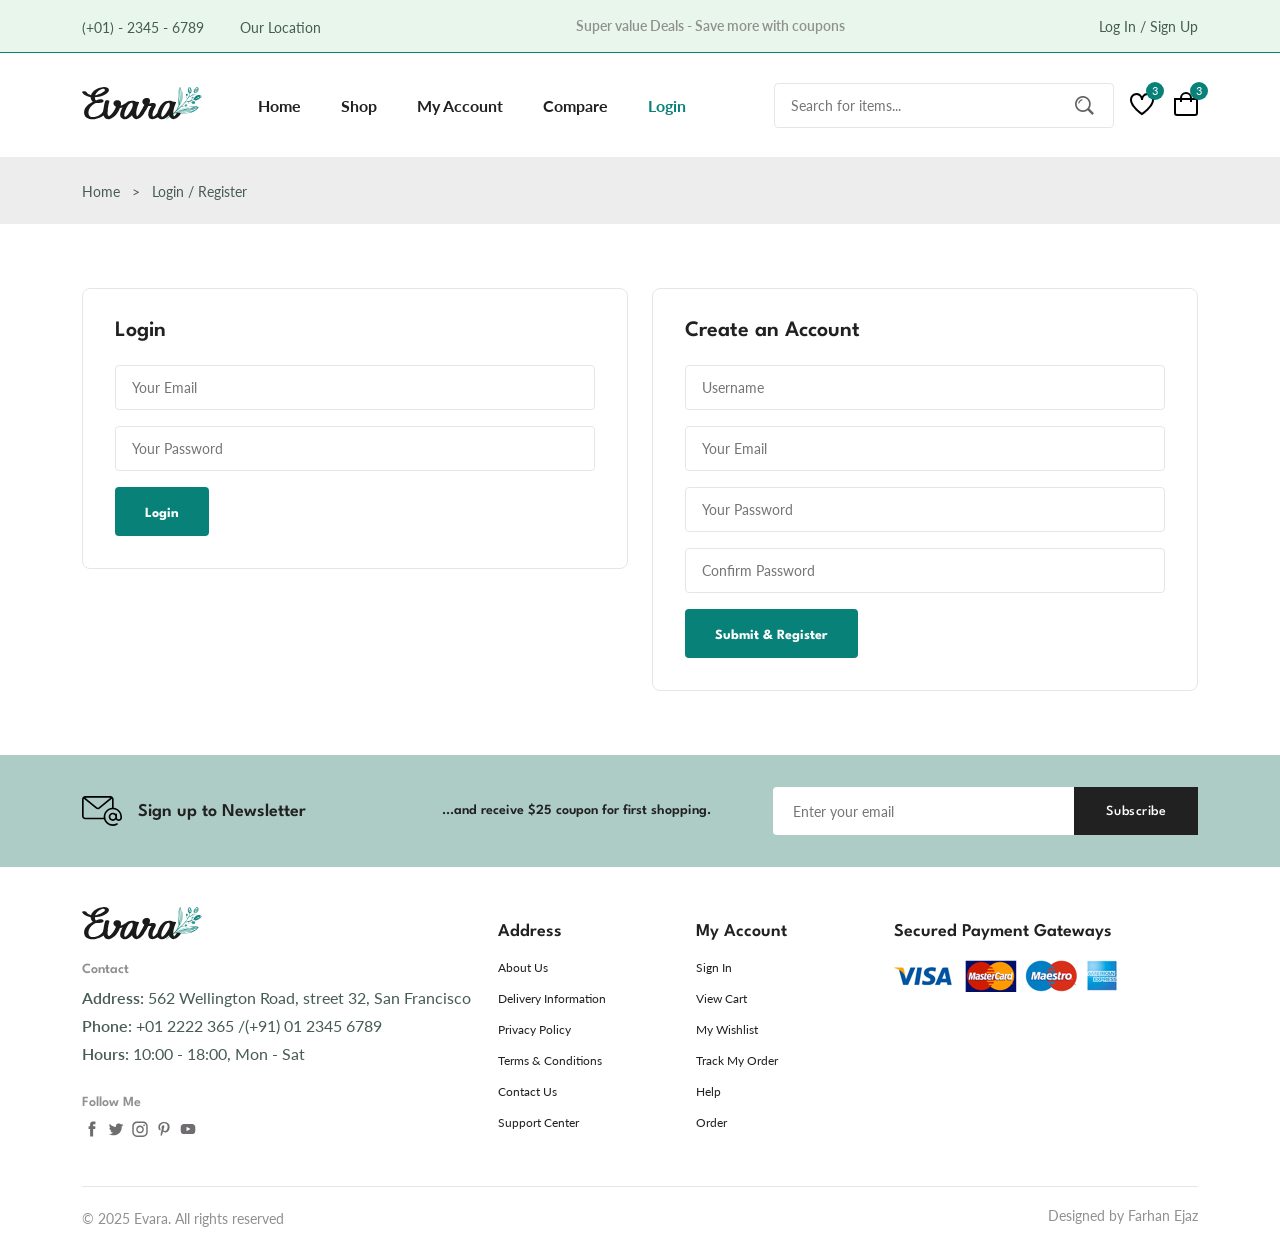
<file: e-commerce-website-main/login-register.html>
<!DOCTYPE html>
<html lang="en">

<head>
  <meta charset="UTF-8" />
  <meta name="viewport" content="width=device-width, initial-scale=1.0" />

  <!--=============== FLATICON ===============-->
  <link rel="stylesheet"
    href="https://cdn-uicons.flaticon.com/uicons-regular-straight/css/uicons-regular-straight.css" />

  <!--=============== SWIPER CSS ===============-->
  <link rel="stylesheet" href="https://cdn.jsdelivr.net/npm/swiper@11/swiper-bundle.min.css" />

  <!--=============== CSS ===============-->
  <link rel="stylesheet" href="assets/css/styles.css" />

  <title>Ecommerce Website</title>
</head>

<body>
  <!--=============== HEADER ===============-->
  <header class="header">
    <div class="header__top">
      <div class="header__container container">
        <div class="header__contact">
          <span>(+01) - 2345 - 6789</span>

          <span>Our Location</span>
        </div>
        <p class="header__alert-news">
          Super value Deals - Save more with coupons
        </p>
        <a href="login-register.html" class="header__top-action">
          Log In / Sign Up
        </a>
      </div>
    </div>
    <nav class="nav container">
      <a href="index.html" class="nav__logo">
        <img src="assets/img/logo.svg" alt="" class="nav__logo-img">
      </a>

      <div class="nav__menu" id="nav-menu">
        <ul class="nav__list">
          <li class="nav__item">
            <a href="index.html" class="nav__link">Home</a>
          </li>

          <li class="nav__item">
            <a href="shop.html" class="nav__link">Shop</a>
          </li>


          <li class="nav__item">
            <a href="accounts.html" class="nav__link">My Account</a>
          </li>

          <li class="nav__item">
            <a href="compare.html" class="nav__link">Compare</a>
          </li>


          <li class="nav__item">
            <a href="login-register.html" class="nav__link active-link">Login</a>
          </li>


        </ul>

        <div class="header__search">
          <input type="text" placeholder="Search for items..." class="form__input" />
          <button class="search__btn">
            <img src="assets/img/search.png" alt="" />
          </button>
        </div>


      </div>

      <div class="header__user-actions">
        <a href="wishlist.html" class="header__action-btn">
          <img src="assets/img/icon-heart.svg" alt="" />
          <span class="count">3</span>
        </a>


        <a href="cart.html" class="header__action-btn">
          <img src="assets/img/icon-cart.svg" alt="" />
          <span class="count">3</span>
        </a>
      </div>
    </nav>
  </header>

  <!--=============== MAIN ===============-->
  <main class="main">
    <!--=============== BREADCRUMB ===============-->
    <section class="breadcrumb">
      <ul class="breadcrumb__list container flex">
        <li>
          <a href="index.html" class="breadcrumb__link">Home</a>
        </li>
        <li>
          <span class="breadcrumb__link">></span>
        </li>
        <li>
          <span class="breadcrumb__link">Login / Register</span>
        </li>
      </ul>
    </section>

    <!--=============== LOGIN-REGISTER ===============-->
    <section class="login-register section--lg">
      <div class="login-register__container container grid">
        <div class="login">
          <h3 class="section__title">Login</h3>

          <form action="" class="form grid">
            <input type="email" placeholder="Your Email" class="form__input">
            <input type="password" placeholder="Your Password" class="form__input">

            <div class="form__btn">
              <button class="btn">Login</button>
            </div>
          </form>
        </div>

         <div class="register">
          <h3 class="section__title">Create an Account</h3>

          <form action="" class="form grid">
            <input type="text" placeholder="Username" class="form__input">
            <input type="email" placeholder="Your Email" class="form__input">
            <input type="password" placeholder="Your Password" class="form__input">
            <input type="password" placeholder="Confirm Password" class="form__input">

            <div class="form__btn">
              <button class="btn">Submit & Register</button>
            </div>
          </form>
        </div>


      </div>
    </section>

    <!--=============== NEWSLETTER ===============-->
    <section class="newsletter section">
      <div class="newsletter__container container grid">
        <h3 class="newsletter__title flex">
          <img src="assets/img/icon-email.svg" alt="" class="newsletter__icon" />
          Sign up to Newsletter
        </h3>
        <p class="newsletter__description">...and receive $25 coupon for first shopping.</p>
        <form action="" class="newsletter__form">
          <input type="text" placeholder="Enter your email" class="newsletter__input" />
          <button type="submit" class="newsletter__btn">Subscribe</button>
        </form>
      </div>
    </section>
  </main>

  <!--=============== FOOTER ===============-->
  <footer class="footer container">
    <div class="footer__container grid">
      <div class="footer__content">
        <a href="index.html" class="footer__logo">
          <img src="assets/img/logo.svg" alt="" class="footer__logo-img">
        </a>

        <h4 class="footer__subtitle">Contact</h4>

        <p class="footer__description">
          <span>Address: </span> 562 Wellington Road, street 32, San Francisco
        </p>

        <p class="footer__description">
          <span>Phone: </span> +01 2222 365 /(+91) 01 2345 6789
        </p>

        <p class="footer__description">
          <span>Hours:</span> 10:00 - 18:00, Mon - Sat
        </p>

        <div class="footer__social">
          <h4 class="footer__subtitle">Follow Me</h4>
          <div class="footer__social-links flex">
            <a href="">
              <img src="assets/img/icon-facebook.svg" alt="" class="footer__social-icon">
            </a>

            <a href="">
              <img src="assets/img/icon-twitter.svg" alt="" class="footer__social-icon">
            </a>

            <a href="">
              <img src="assets/img/icon-instagram.svg" alt="" class="footer__social-icon">
            </a>

            <a href="">
              <img src="assets/img/icon-pinterest.svg" alt="" class="footer__social-icon">
            </a>

            <a href="">
              <img src="assets/img/icon-youtube.svg" alt="" class="footer__social-icon">
            </a>
          </div>
        </div>

      </div>
      <div class="footer__content">
        <h3 class="footer__title">Address</h3>
        <ul class="footer__links">
          <li>
            <a href="" class="footer_link">About Us</a>
          </li>

          <li>
            <a href="" class="footer_link">Delivery Information</a>
          </li>

          <li>
            <a href="" class="footer_link">Privacy Policy</a>
          </li>

          <li>
            <a href="" class="footer_link">Terms & Conditions</a>
          </li>

          <li>
            <a href="" class="footer_link">Contact Us</a>
          </li>

          <li>
            <a href="" class="footer_link">Support Center</a>
          </li>
        </ul>
      </div>

      <div class="footer__content">
        <h3 class="footer__title">My Account</h3>
        <ul class="footer__links">
          <li>
            <a href="" class="footer_link">Sign In</a>
          </li>

          <li>
            <a href="" class="footer_link">View Cart</a>
          </li>

          <li>
            <a href="" class="footer_link">My Wishlist</a>
          </li>

          <li>
            <a href="" class="footer_link">Track My Order</a>
          </li>

          <li>
            <a href="" class="footer_link">Help</a>
          </li>

          <li>
            <a href="" class="footer_link">Order</a>
          </li>
        </ul>
      </div>

      <div class="footer__content">
        <h3 class="footer__title">Secured Payment Gateways</h3>
        <img src="assets/img/payment-method.png" alt="" class="payment__img">
      </div>
    </div>

    <div class="footer__bottom">
      <p class="copyright">&copy; 2025 Evara. All rights reserved</p>
      <span class="designer">Designed by Farhan Ejaz </span>
    </div>
  </footer>

  <!--=============== SWIPER JS ===============-->
  <script src="https://cdn.jsdelivr.net/npm/swiper@11/swiper-bundle.min.js"></script>

  <!--=============== MAIN JS ===============-->
  <script src="assets/js/main.js"></script>
</body>

</html>
</file>
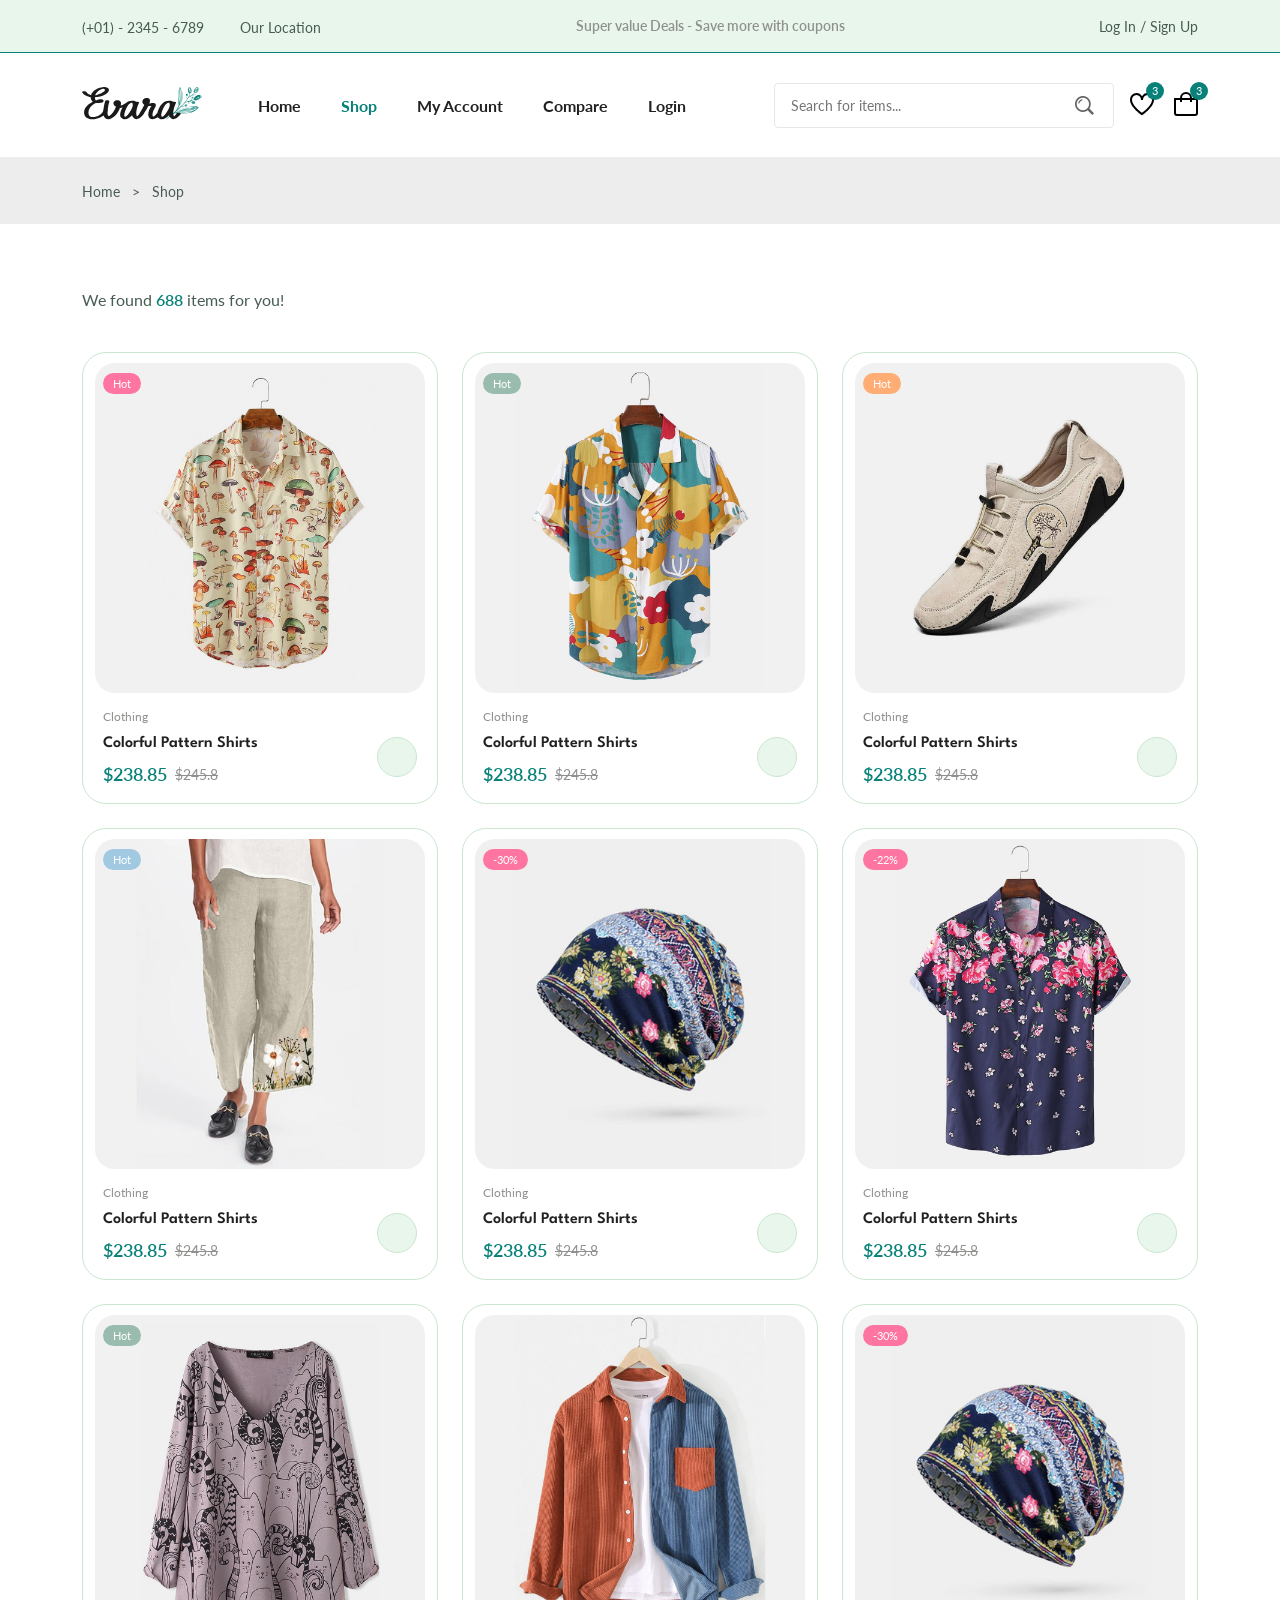
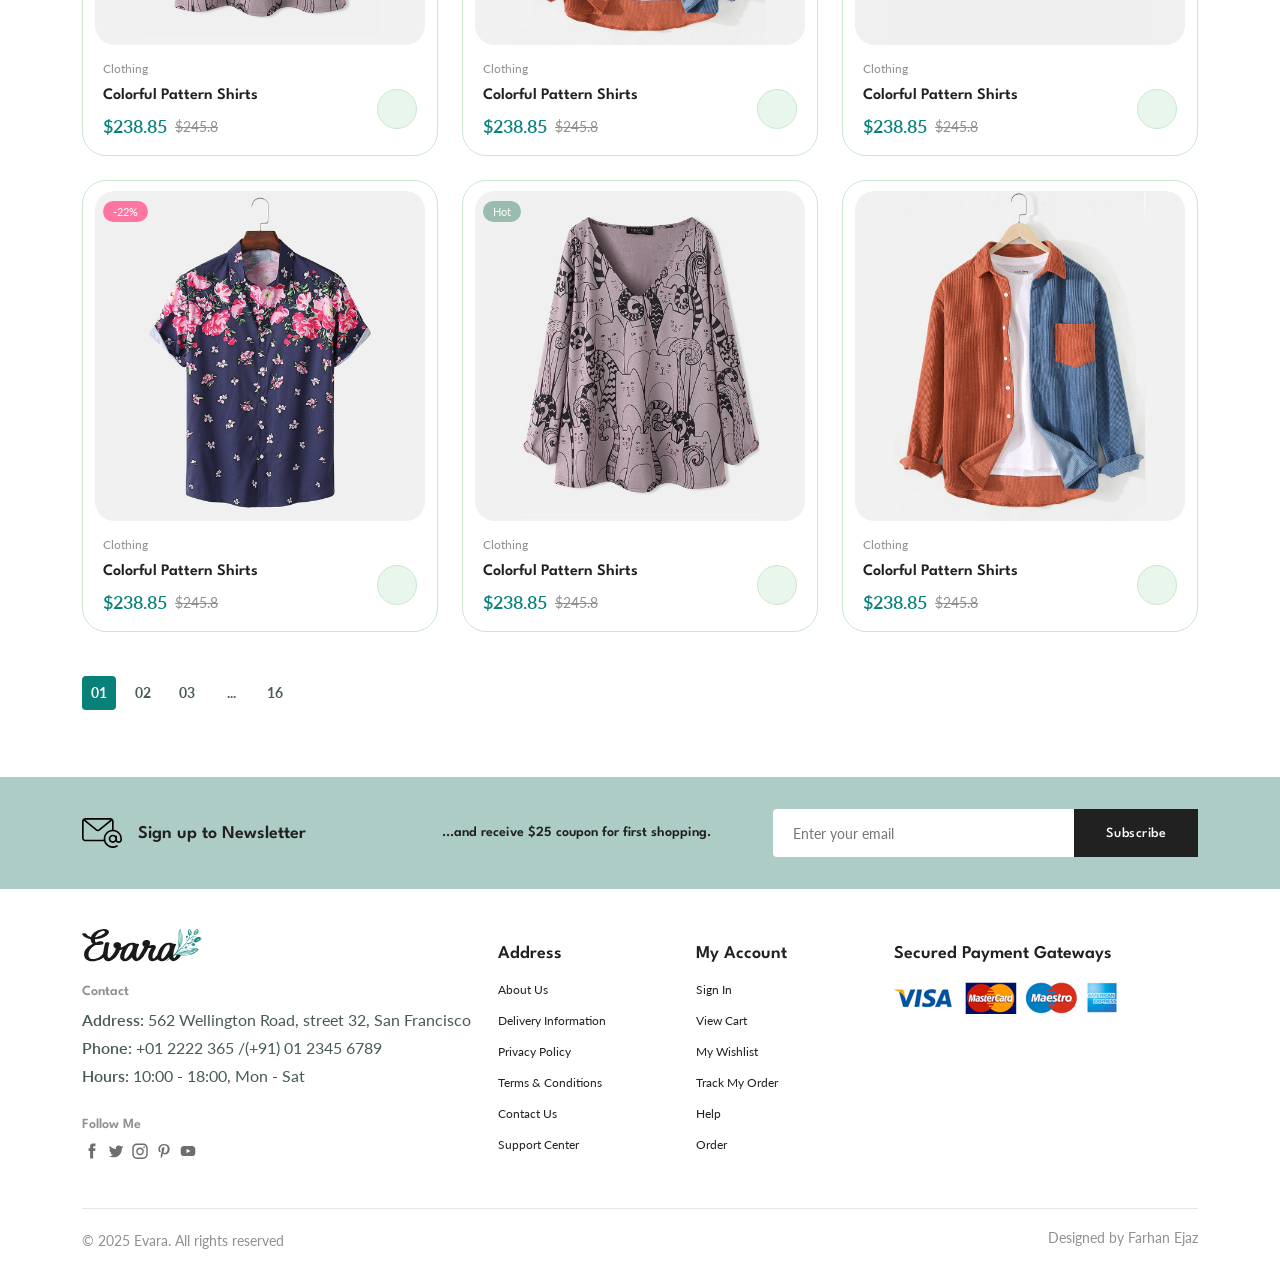
<file: e-commerce-website-main/shop.html>
<!DOCTYPE html>
<html lang="en">
  <head>
    <meta charset="UTF-8" />
    <meta name="viewport" content="width=device-width, initial-scale=1.0" />

    <!--=============== FLATICON ===============-->
    <link rel="stylesheet"
    href="https://cdn-uicons.flaticon.com/uicons-regular-straight/css/uicons-regular-straight.css" />

    <!--=============== SWIPER CSS ===============-->
     <link rel="stylesheet" href="https://cdn.jsdelivr.net/npm/swiper@11/swiper-bundle.min.css" />

    <!--=============== CSS ===============-->
    <link rel="stylesheet" href="assets/css/styles.css" />

    <title>Ecommerce Website</title>
  </head>
  <body>
    <!--=============== HEADER ===============-->
    <header class="header">
    <div class="header__top">
      <div class="header__container container">
        <div class="header__contact">
          <span>(+01) - 2345 - 6789</span>

          <span>Our Location</span>
        </div>
        <p class="header__alert-news">
          Super value Deals - Save more with coupons
        </p>
        <a href="login-register.html" class="header__top-action">
          Log In / Sign Up
        </a>
      </div>
    </div>
    <nav class="nav container">
      <a href="index.html" class="nav__logo">
        <img src="assets/img/logo.svg" alt="" class="nav__logo-img">
      </a>

      <div class="nav__menu" id="nav-menu">
        <ul class="nav__list">
          <li class="nav__item">
            <a href="index.html" class="nav__link">Home</a>
          </li>

          <li class="nav__item">
            <a href="shop.html" class="nav__link active-link">Shop</a>
          </li>


          <li class="nav__item">
            <a href="accounts.html" class="nav__link">My Account</a>
          </li>

          <li class="nav__item">
            <a href="compare.html" class="nav__link">Compare</a>
          </li>


          <li class="nav__item">
            <a href="login-register.html" class="nav__link">Login</a>
          </li>


        </ul>

        <div class="header__search">
          <input type="text" placeholder="Search for items..." class="form__input" />
          <button class="search__btn">
            <img src="assets/img/search.png" alt="" />
          </button>
        </div>


      </div>

      <div class="header__user-actions">
        <a href="wishlist.html" class="header__action-btn">
          <img src="assets/img/icon-heart.svg" alt="" />
          <span class="count">3</span>
        </a>


        <a href="cart.html" class="header__action-btn">
          <img src="assets/img/icon-cart.svg" alt="" />
          <span class="count">3</span>
        </a>
      </div>
    </nav>
  </header>

    <!--=============== MAIN ===============-->
    <main class="main">
      <!--=============== BREADCRUMB ===============-->
      <section class="breadcrumb">
        <ul class="breadcrumb__list container flex">
       <li>
        <a href="index.html" class="breadcrumb__link">Home</a>
        </li>
        <li>
          <span class="breadcrumb__link">></span>
        </li>
         <li>
          <span class="breadcrumb__link">Shop</span>
        </li>
        </ul>
      </section>

      <!--=============== PRODUCTS ===============-->
      <section class="products section--lg container">
        <p class="total__products">
          We found <span>688</span> items for you!
        </p>

        <div class="products__container grid">
            <div class="product__item">
              <div class="product__banner">
                <a href="details.html" class="product__images">
                  <img src="assets/img/product-1-1.jpg" alt="" class="product__img default">

                  <img src="assets/img/product-1-2.jpg" alt="" class="product__img hover">
                </a>

                <div class="product__actions">
                  <a href="#" class="action__btn" aria-label="Quick View">
                    <i class="fi fi-rs-eye"></i>
                  </a>

                  <a href="#" class="action__btn" aria-label="Add To Wishlist">
                    <i class="fi fi-rs-heart"></i>
                  </a>

                  <a href="#" class="action__btn" aria-label="Compare">
                    <i class="fi fi-rs-shuffle"></i>
                  </a>


                </div>

                <div class="product__badge  light-pink">Hot</div>
              </div>

              <div class="product__content">
                <span class="product__category">Clothing</span>
                <a href="details.html">
                  <h3 class="product__title">Colorful Pattern Shirts</h3>
                </a>

                <div class="product__rating">
                  <i class="fi fi-rs-star"></i>
                  <i class="fi fi-rs-star"></i>
                  <i class="fi fi-rs-star"></i>
                  <i class="fi fi-rs-star"></i>
                  <i class="fi fi-rs-star"></i>
                </div>

                <div class="product__price flex">
                  <span class="new__price">$238.85</span>
                  <span class="old__price">$245.8</span>
                </div>

                <a href="#" class="action__btn  cart__btn" aria-label="Add To Cart">
                  <i class="fi fi-rs-shopping-bag-add"></i>
                </a>
              </div>
            </div>


            <div class="product__item">
              <div class="product__banner">
                <a href="details.html" class="product__images">
                  <img src="assets/img/product-2-1.jpg" alt="" class="product__img default">

                  <img src="assets/img/product-2-2.jpg" alt="" class="product__img hover">
                </a>

                <div class="product__actions">
                  <a href="#" class="action__btn" aria-label="Quick View">
                    <i class="fi fi-rs-eye"></i>
                  </a>

                  <a href="#" class="action__btn" aria-label="Add To Wishlist">
                    <i class="fi fi-rs-heart"></i>
                  </a>

                  <a href="#" class="action__btn" aria-label="Compare">
                    <i class="fi fi-rs-shuffle"></i>
                  </a>


                </div>

                <div class="product__badge  light-green">Hot</div>
              </div>

              <div class="product__content">
                <span class="product__category">Clothing</span>
                <a href="details.html">
                  <h3 class="product__title">Colorful Pattern Shirts</h3>
                </a>

                <div class="product__rating">
                  <i class="fi fi-rs-star"></i>
                  <i class="fi fi-rs-star"></i>
                  <i class="fi fi-rs-star"></i>
                  <i class="fi fi-rs-star"></i>
                  <i class="fi fi-rs-star"></i>
                </div>

                <div class="product__price flex">
                  <span class="new__price">$238.85</span>
                  <span class="old__price">$245.8</span>
                </div>

                <a href="#" class="action__btn  cart__btn" aria-label="Add To Cart">
                  <i class="fi fi-rs-shopping-bag-add"></i>
                </a>
              </div>
            </div>



            <div class="product__item">
              <div class="product__banner">
                <a href="details.html" class="product__images">
                  <img src="assets/img/product-3-1.jpg" alt="" class="product__img default">

                  <img src="assets/img/product-3-2.jpg" alt="" class="product__img hover">
                </a>

                <div class="product__actions">
                  <a href="#" class="action__btn" aria-label="Quick View">
                    <i class="fi fi-rs-eye"></i>
                  </a>

                  <a href="#" class="action__btn" aria-label="Add To Wishlist">
                    <i class="fi fi-rs-heart"></i>
                  </a>

                  <a href="#" class="action__btn" aria-label="Compare">
                    <i class="fi fi-rs-shuffle"></i>
                  </a>


                </div>

                <div class="product__badge  light-orange">Hot</div>
              </div>

              <div class="product__content">
                <span class="product__category">Clothing</span>
                <a href="details.html">
                  <h3 class="product__title">Colorful Pattern Shirts</h3>
                </a>

                <div class="product__rating">
                  <i class="fi fi-rs-star"></i>
                  <i class="fi fi-rs-star"></i>
                  <i class="fi fi-rs-star"></i>
                  <i class="fi fi-rs-star"></i>
                  <i class="fi fi-rs-star"></i>
                </div>

                <div class="product__price flex">
                  <span class="new__price">$238.85</span>
                  <span class="old__price">$245.8</span>
                </div>

                <a href="#" class="action__btn  cart__btn" aria-label="Add To Cart">
                  <i class="fi fi-rs-shopping-bag-add"></i>
                </a>
              </div>
            </div>


            <div class="product__item">
              <div class="product__banner">
                <a href="details.html" class="product__images">
                  <img src="assets/img/product-4-1.jpg" alt="" class="product__img default">

                  <img src="assets/img/product-4-2.jpg" alt="" class="product__img hover">
                </a>

                <div class="product__actions">
                  <a href="#" class="action__btn" aria-label="Quick View">
                    <i class="fi fi-rs-eye"></i>
                  </a>

                  <a href="#" class="action__btn" aria-label="Add To Wishlist">
                    <i class="fi fi-rs-heart"></i>
                  </a>

                  <a href="#" class="action__btn" aria-label="Compare">
                    <i class="fi fi-rs-shuffle"></i>
                  </a>


                </div>

                <div class="product__badge  light-blue">Hot</div>
              </div>

              <div class="product__content">
                <span class="product__category">Clothing</span>
                <a href="details.html">
                  <h3 class="product__title">Colorful Pattern Shirts</h3>
                </a>

                <div class="product__rating">
                  <i class="fi fi-rs-star"></i>
                  <i class="fi fi-rs-star"></i>
                  <i class="fi fi-rs-star"></i>
                  <i class="fi fi-rs-star"></i>
                  <i class="fi fi-rs-star"></i>
                </div>

                <div class="product__price flex">
                  <span class="new__price">$238.85</span>
                  <span class="old__price">$245.8</span>
                </div>

                <a href="#" class="action__btn  cart__btn" aria-label="Add To Cart">
                  <i class="fi fi-rs-shopping-bag-add"></i>
                </a>
              </div>
            </div>



            <div class="product__item">
              <div class="product__banner">
                <a href="details.html" class="product__images">
                  <img src="assets/img/product-5-1.jpg" alt="" class="product__img default">

                  <img src="assets/img/product-5-2.jpg" alt="" class="product__img hover">
                </a>

                <div class="product__actions">
                  <a href="#" class="action__btn" aria-label="Quick View">
                    <i class="fi fi-rs-eye"></i>
                  </a>

                  <a href="#" class="action__btn" aria-label="Add To Wishlist">
                    <i class="fi fi-rs-heart"></i>
                  </a>

                  <a href="#" class="action__btn" aria-label="Compare">
                    <i class="fi fi-rs-shuffle"></i>
                  </a>


                </div>

                <div class="product__badge  light-pink">-30%</div>
              </div>

              <div class="product__content">
                <span class="product__category">Clothing</span>
                <a href="details.html">
                  <h3 class="product__title">Colorful Pattern Shirts</h3>
                </a>

                <div class="product__rating">
                  <i class="fi fi-rs-star"></i>
                  <i class="fi fi-rs-star"></i>
                  <i class="fi fi-rs-star"></i>
                  <i class="fi fi-rs-star"></i>
                  <i class="fi fi-rs-star"></i>
                </div>

                <div class="product__price flex">
                  <span class="new__price">$238.85</span>
                  <span class="old__price">$245.8</span>
                </div>

                <a href="#" class="action__btn  cart__btn" aria-label="Add To Cart">
                  <i class="fi fi-rs-shopping-bag-add"></i>
                </a>
              </div>
            </div>


            <div class="product__item">
              <div class="product__banner">
                <a href="details.html" class="product__images">
                  <img src="assets/img/product-6-1.jpg" alt="" class="product__img default">

                  <img src="assets/img/product-6-2.jpg" alt="" class="product__img hover">
                </a>

                <div class="product__actions">
                  <a href="#" class="action__btn" aria-label="Quick View">
                    <i class="fi fi-rs-eye"></i>
                  </a>

                  <a href="#" class="action__btn" aria-label="Add To Wishlist">
                    <i class="fi fi-rs-heart"></i>
                  </a>

                  <a href="#" class="action__btn" aria-label="Compare">
                    <i class="fi fi-rs-shuffle"></i>
                  </a>


                </div>

                <div class="product__badge  light-pink">-22%</div>
              </div>

              <div class="product__content">
                <span class="product__category">Clothing</span>
                <a href="details.html">
                  <h3 class="product__title">Colorful Pattern Shirts</h3>
                </a>

                <div class="product__rating">
                  <i class="fi fi-rs-star"></i>
                  <i class="fi fi-rs-star"></i>
                  <i class="fi fi-rs-star"></i>
                  <i class="fi fi-rs-star"></i>
                  <i class="fi fi-rs-star"></i>
                </div>

                <div class="product__price flex">
                  <span class="new__price">$238.85</span>
                  <span class="old__price">$245.8</span>
                </div>

                <a href="#" class="action__btn  cart__btn" aria-label="Add To Cart">
                  <i class="fi fi-rs-shopping-bag-add"></i>
                </a>
              </div>
            </div>


            <div class="product__item">
              <div class="product__banner">
                <a href="details.html" class="product__images">
                  <img src="assets/img/product-7-1.jpg" alt="" class="product__img default">

                  <img src="assets/img/product-7-2.jpg" alt="" class="product__img hover">
                </a>

                <div class="product__actions">
                  <a href="#" class="action__btn" aria-label="Quick View">
                    <i class="fi fi-rs-eye"></i>
                  </a>

                  <a href="#" class="action__btn" aria-label="Add To Wishlist">
                    <i class="fi fi-rs-heart"></i>
                  </a>

                  <a href="#" class="action__btn" aria-label="Compare">
                    <i class="fi fi-rs-shuffle"></i>
                  </a>


                </div>

                <div class="product__badge  light-green">Hot</div>
              </div>

              <div class="product__content">
                <span class="product__category">Clothing</span>
                <a href="details.html">
                  <h3 class="product__title">Colorful Pattern Shirts</h3>
                </a>

                <div class="product__rating">
                  <i class="fi fi-rs-star"></i>
                  <i class="fi fi-rs-star"></i>
                  <i class="fi fi-rs-star"></i>
                  <i class="fi fi-rs-star"></i>
                  <i class="fi fi-rs-star"></i>
                </div>

                <div class="product__price flex">
                  <span class="new__price">$238.85</span>
                  <span class="old__price">$245.8</span>
                </div>

                <a href="#" class="action__btn  cart__btn" aria-label="Add To Cart">
                  <i class="fi fi-rs-shopping-bag-add"></i>
                </a>
              </div>
            </div>


            <div class="product__item">
              <div class="product__banner">
                <a href="details.html" class="product__images">
                  <img src="assets/img/product-8-1.jpg" alt="" class="product__img default">

                  <img src="assets/img/product-8-2.jpg" alt="" class="product__img hover">
                </a>

                <div class="product__actions">
                  <a href="#" class="action__btn" aria-label="Quick View">
                    <i class="fi fi-rs-eye"></i>
                  </a>

                  <a href="#" class="action__btn" aria-label="Add To Wishlist">
                    <i class="fi fi-rs-heart"></i>
                  </a>

                  <a href="#" class="action__btn" aria-label="Compare">
                    <i class="fi fi-rs-shuffle"></i>
                  </a>


                </div>
              </div>

              <div class="product__content">
                <span class="product__category">Clothing</span>
                <a href="details.html">
                  <h3 class="product__title">Colorful Pattern Shirts</h3>
                </a>

                <div class="product__rating">
                  <i class="fi fi-rs-star"></i>
                  <i class="fi fi-rs-star"></i>
                  <i class="fi fi-rs-star"></i>
                  <i class="fi fi-rs-star"></i>
                  <i class="fi fi-rs-star"></i>
                </div>

                <div class="product__price flex">
                  <span class="new__price">$238.85</span>
                  <span class="old__price">$245.8</span>
                </div>

                <a href="#" class="action__btn  cart__btn" aria-label="Add To Cart">
                  <i class="fi fi-rs-shopping-bag-add"></i>
                </a>
              </div>
            </div>


                <div class="product__item">
              <div class="product__banner">
                <a href="details.html" class="product__images">
                  <img src="assets/img/product-5-1.jpg" alt="" class="product__img default">

                  <img src="assets/img/product-5-2.jpg" alt="" class="product__img hover">
                </a>

                <div class="product__actions">
                  <a href="#" class="action__btn" aria-label="Quick View">
                    <i class="fi fi-rs-eye"></i>
                  </a>

                  <a href="#" class="action__btn" aria-label="Add To Wishlist">
                    <i class="fi fi-rs-heart"></i>
                  </a>

                  <a href="#" class="action__btn" aria-label="Compare">
                    <i class="fi fi-rs-shuffle"></i>
                  </a>


                </div>

                <div class="product__badge  light-pink">-30%</div>
              </div>

              <div class="product__content">
                <span class="product__category">Clothing</span>
                <a href="details.html">
                  <h3 class="product__title">Colorful Pattern Shirts</h3>
                </a>

                <div class="product__rating">
                  <i class="fi fi-rs-star"></i>
                  <i class="fi fi-rs-star"></i>
                  <i class="fi fi-rs-star"></i>
                  <i class="fi fi-rs-star"></i>
                  <i class="fi fi-rs-star"></i>
                </div>

                <div class="product__price flex">
                  <span class="new__price">$238.85</span>
                  <span class="old__price">$245.8</span>
                </div>

                <a href="#" class="action__btn  cart__btn" aria-label="Add To Cart">
                  <i class="fi fi-rs-shopping-bag-add"></i>
                </a>
              </div>
            </div>


            <div class="product__item">
              <div class="product__banner">
                <a href="details.html" class="product__images">
                  <img src="assets/img/product-6-1.jpg" alt="" class="product__img default">

                  <img src="assets/img/product-6-2.jpg" alt="" class="product__img hover">
                </a>

                <div class="product__actions">
                  <a href="#" class="action__btn" aria-label="Quick View">
                    <i class="fi fi-rs-eye"></i>
                  </a>

                  <a href="#" class="action__btn" aria-label="Add To Wishlist">
                    <i class="fi fi-rs-heart"></i>
                  </a>

                  <a href="#" class="action__btn" aria-label="Compare">
                    <i class="fi fi-rs-shuffle"></i>
                  </a>


                </div>

                <div class="product__badge  light-pink">-22%</div>
              </div>

              <div class="product__content">
                <span class="product__category">Clothing</span>
                <a href="details.html">
                  <h3 class="product__title">Colorful Pattern Shirts</h3>
                </a>

                <div class="product__rating">
                  <i class="fi fi-rs-star"></i>
                  <i class="fi fi-rs-star"></i>
                  <i class="fi fi-rs-star"></i>
                  <i class="fi fi-rs-star"></i>
                  <i class="fi fi-rs-star"></i>
                </div>

                <div class="product__price flex">
                  <span class="new__price">$238.85</span>
                  <span class="old__price">$245.8</span>
                </div>

                <a href="#" class="action__btn  cart__btn" aria-label="Add To Cart">
                  <i class="fi fi-rs-shopping-bag-add"></i>
                </a>
              </div>
            </div>


            <div class="product__item">
              <div class="product__banner">
                <a href="details.html" class="product__images">
                  <img src="assets/img/product-7-1.jpg" alt="" class="product__img default">

                  <img src="assets/img/product-7-2.jpg" alt="" class="product__img hover">
                </a>

                <div class="product__actions">
                  <a href="#" class="action__btn" aria-label="Quick View">
                    <i class="fi fi-rs-eye"></i>
                  </a>

                  <a href="#" class="action__btn" aria-label="Add To Wishlist">
                    <i class="fi fi-rs-heart"></i>
                  </a>

                  <a href="#" class="action__btn" aria-label="Compare">
                    <i class="fi fi-rs-shuffle"></i>
                  </a>


                </div>

                <div class="product__badge  light-green">Hot</div>
              </div>

              <div class="product__content">
                <span class="product__category">Clothing</span>
                <a href="details.html">
                  <h3 class="product__title">Colorful Pattern Shirts</h3>
                </a>

                <div class="product__rating">
                  <i class="fi fi-rs-star"></i>
                  <i class="fi fi-rs-star"></i>
                  <i class="fi fi-rs-star"></i>
                  <i class="fi fi-rs-star"></i>
                  <i class="fi fi-rs-star"></i>
                </div>

                <div class="product__price flex">
                  <span class="new__price">$238.85</span>
                  <span class="old__price">$245.8</span>
                </div>

                <a href="#" class="action__btn  cart__btn" aria-label="Add To Cart">
                  <i class="fi fi-rs-shopping-bag-add"></i>
                </a>
              </div>
            </div>


            <div class="product__item">
              <div class="product__banner">
                <a href="details.html" class="product__images">
                  <img src="assets/img/product-8-1.jpg" alt="" class="product__img default">

                  <img src="assets/img/product-8-2.jpg" alt="" class="product__img hover">
                </a>

                <div class="product__actions">
                  <a href="#" class="action__btn" aria-label="Quick View">
                    <i class="fi fi-rs-eye"></i>
                  </a>

                  <a href="#" class="action__btn" aria-label="Add To Wishlist">
                    <i class="fi fi-rs-heart"></i>
                  </a>

                  <a href="#" class="action__btn" aria-label="Compare">
                    <i class="fi fi-rs-shuffle"></i>
                  </a>


                </div>
              </div>

              <div class="product__content">
                <span class="product__category">Clothing</span>
                <a href="details.html">
                  <h3 class="product__title">Colorful Pattern Shirts</h3>
                </a>

                <div class="product__rating">
                  <i class="fi fi-rs-star"></i>
                  <i class="fi fi-rs-star"></i>
                  <i class="fi fi-rs-star"></i>
                  <i class="fi fi-rs-star"></i>
                  <i class="fi fi-rs-star"></i>
                </div>

                <div class="product__price flex">
                  <span class="new__price">$238.85</span>
                  <span class="old__price">$245.8</span>
                </div>

                <a href="#" class="action__btn  cart__btn" aria-label="Add To Cart">
                  <i class="fi fi-rs-shopping-bag-add"></i>
                </a>
              </div>
            </div>



          </div>

          <ul class="pagination">
            <li>
              <a href="#" class="pagination__link active">01</a>
            </li>

            <li>
              <a href="#" class="pagination__link">02</a>
            </li>

            <li>
              <a href="#" class="pagination__link">03</a>
            </li>

            <li>
              <a href="#" class="pagination__link">...</a>
            </li>

            <li>
              <a href="#" class="pagination__link">16</a>
            </li>

            <li>
              <a href="#" class="pagination__link icon">
                <i class="fi-rs-angle-double-small-right"></i>
              </a>
            </li>
          </ul>
      </section>

      <!--=============== NEWSLETTER ===============-->
       <section class="newsletter section">
      <div class="newsletter__container container grid">
        <h3 class="newsletter__title flex">
          <img src="assets/img/icon-email.svg" alt="" class="newsletter__icon" />
          Sign up to Newsletter
        </h3>
        <p class="newsletter__description">...and receive $25 coupon for first shopping.</p>
        <form action="" class="newsletter__form">
          <input type="text" placeholder="Enter your email" class="newsletter__input" />
          <button type="submit" class="newsletter__btn">Subscribe</button>
        </form>
      </div>
    </section>
    </main>

    <!--=============== FOOTER ===============-->
     <footer class="footer container">
    <div class="footer__container grid">
      <div class="footer__content">
        <a href="index.html" class="footer__logo">
          <img src="assets/img/logo.svg" alt="" class="footer__logo-img">
        </a>

        <h4 class="footer__subtitle">Contact</h4>

        <p class="footer__description">
          <span>Address: </span> 562 Wellington Road, street 32, San Francisco
        </p>

        <p class="footer__description">
          <span>Phone: </span> +01 2222 365 /(+91) 01 2345 6789
        </p>

        <p class="footer__description">
          <span>Hours:</span> 10:00 - 18:00, Mon - Sat
        </p>

        <div class="footer__social">
          <h4 class="footer__subtitle">Follow Me</h4>
          <div class="footer__social-links flex">
            <a href="">
              <img src="assets/img/icon-facebook.svg" alt="" class="footer__social-icon">
            </a>

            <a href="">
              <img src="assets/img/icon-twitter.svg" alt="" class="footer__social-icon">
            </a>

            <a href="">
              <img src="assets/img/icon-instagram.svg" alt="" class="footer__social-icon">
            </a>

            <a href="">
              <img src="assets/img/icon-pinterest.svg" alt="" class="footer__social-icon">
            </a>

            <a href="">
              <img src="assets/img/icon-youtube.svg" alt="" class="footer__social-icon">
            </a>
          </div>
        </div>

      </div>
      <div class="footer__content">
        <h3 class="footer__title">Address</h3>
        <ul class="footer__links">
          <li>
            <a href="" class="footer_link">About Us</a>
          </li>

          <li>
            <a href="" class="footer_link">Delivery Information</a>
          </li>

          <li>
            <a href="" class="footer_link">Privacy Policy</a>
          </li>

          <li>
            <a href="" class="footer_link">Terms & Conditions</a>
          </li>

          <li>
            <a href="" class="footer_link">Contact Us</a>
          </li>

          <li>
            <a href="" class="footer_link">Support Center</a>
          </li>
        </ul>
      </div>

       <div class="footer__content">
        <h3 class="footer__title">My Account</h3>
        <ul class="footer__links">
          <li>
            <a href="" class="footer_link">Sign In</a>
          </li>

          <li>
            <a href="" class="footer_link">View Cart</a>
          </li>

          <li>
            <a href="" class="footer_link">My Wishlist</a>
          </li>

          <li>
            <a href="" class="footer_link">Track My Order</a>
          </li>

          <li>
            <a href="" class="footer_link">Help</a>
          </li>

          <li>
            <a href="" class="footer_link">Order</a>
          </li>
        </ul>
      </div>
       
       <div class="footer__content">
        <h3 class="footer__title">Secured Payment Gateways</h3>
        <img src="assets/img/payment-method.png" alt="" class="payment__img">
       </div>
    </div>

    <div class="footer__bottom">
      <p class="copyright">&copy; 2025 Evara. All rights reserved</p>
      <span class="designer">Designed by Farhan Ejaz </span>
    </div>
  </footer>


    <!--=============== SWIPER JS ===============-->
    <script src="https://cdn.jsdelivr.net/npm/swiper@11/swiper-bundle.min.js"></script>

    <!--=============== MAIN JS ===============-->
    <script src="assets/js/main.js"></script>
  </body>
</html>
</file>
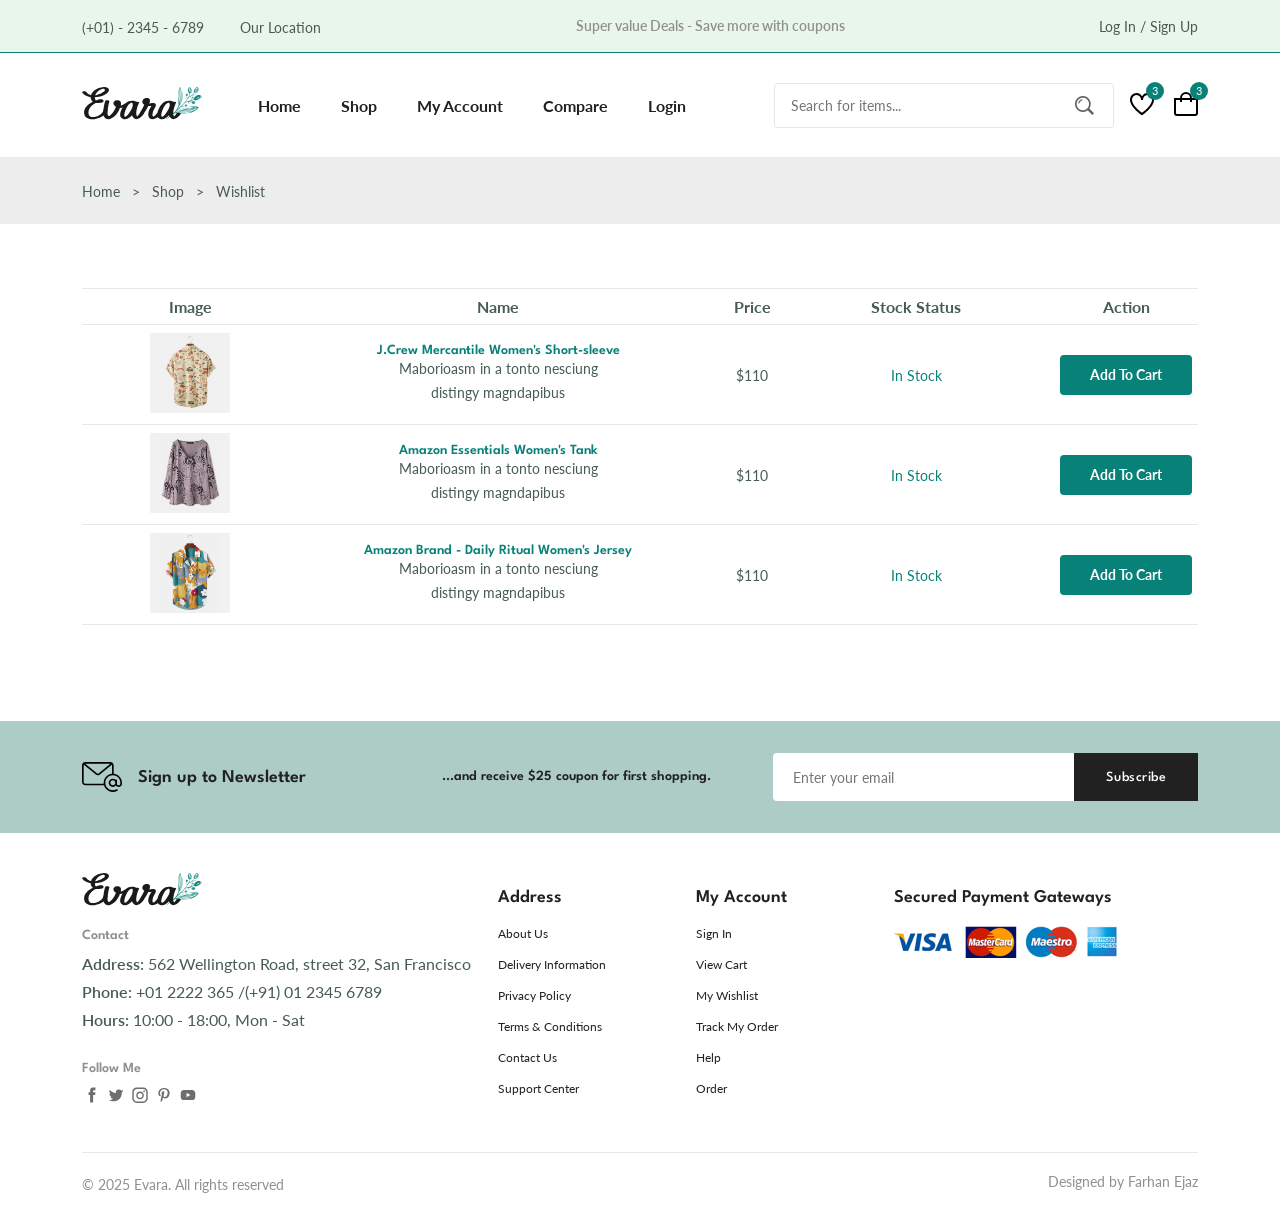
<file: e-commerce-website-main/wishlist.html>
<!DOCTYPE html>
<html lang="en">
  <head>
    <meta charset="UTF-8" />
    <meta name="viewport" content="width=device-width, initial-scale=1.0" />

    
  <!--=============== FLATICON ===============-->
  <link rel="stylesheet"
    href="https://cdn-uicons.flaticon.com/uicons-regular-straight/css/uicons-regular-straight.css" />

  <!--=============== SWIPER CSS ===============-->
  <link rel="stylesheet" href="https://cdn.jsdelivr.net/npm/swiper@11/swiper-bundle.min.css" />

  <!--=============== CSS ===============-->
  <link rel="stylesheet" href="assets/css/styles.css" />

    <title>Ecommerce Website</title>
  </head>
  <body>
    <!--=============== HEADER ===============-->
     <header class="header">
    <div class="header__top">
      <div class="header__container container">
        <div class="header__contact">
          <span>(+01) - 2345 - 6789</span>

          <span>Our Location</span>
        </div>
        <p class="header__alert-news">
          Super value Deals - Save more with coupons
        </p>
        <a href="login-register.html" class="header__top-action">
          Log In / Sign Up
        </a>
      </div>
    </div>
    <nav class="nav container">
      <a href="index.html" class="nav__logo">
        <img src="assets/img/logo.svg" alt="" class="nav__logo-img">
      </a>

      <div class="nav__menu" id="nav-menu">
        <ul class="nav__list">
          <li class="nav__item">
            <a href="index.html" class="nav__link">Home</a>
          </li>

          <li class="nav__item">
            <a href="shop.html" class="nav__link">Shop</a>
          </li>


          <li class="nav__item">
            <a href="accounts.html" class="nav__link">My Account</a>
          </li>

          <li class="nav__item">
            <a href="compare.html" class="nav__link">Compare</a>
          </li>


          <li class="nav__item">
            <a href="login-register.html" class="nav__link">Login</a>
          </li>


        </ul>

        <div class="header__search">
          <input type="text" placeholder="Search for items..." class="form__input" />
          <button class="search__btn">
            <img src="assets/img/search.png" alt="" />
          </button>
        </div>


      </div>

      <div class="header__user-actions">
        <a href="wishlist.html" class="header__action-btn">
          <img src="assets/img/icon-heart.svg" alt="" />
          <span class="count">3</span>
        </a>


        <a href="cart.html" class="header__action-btn">
          <img src="assets/img/icon-cart.svg" alt="" />
          <span class="count">3</span>
        </a>
      </div>
    </nav>
  </header>

    <!--=============== MAIN ===============-->
    <main class="main">
      <!--=============== BREADCRUMB ===============-->
       <section class="breadcrumb">
      <ul class="breadcrumb__list container flex">
        <li>
          <a href="index.html" class="breadcrumb__link">Home</a>
        </li>
        <li>
          <span class="breadcrumb__link">></span>
        </li>
        <li>
          <span class="breadcrumb__link">Shop</span>
        </li>

        <li>
          <span class="breadcrumb__link">></span>
        </li>
        <li>
          <span class="breadcrumb__link">Wishlist</span>
        </li>
      </ul>
    </section>

      <!--=============== WISHLIST ===============-->
      <section class="wishlist  section--lg container">
         <div class="table__container">
        <table class="table">
          <tr>
            <th>Image</th>
            <th>Name</th>
            <th>Price</th>
            <th>Stock Status</th>
            <th>Action</th>
            <th>Remove</th>
          </tr>

          <tr>
            <td>
              <img src="assets/img/product-1-2.jpg" alt="" class="table__img">
            </td>
            <td>
              <h3 class="table__title">J.Crew Mercantile Women's Short-sleeve</h3>
              <p class="table__description">Maborioasm in a tonto nesciung distingy magndapibus</p>
            </td>
            <td>
              <span class="table__price">$110</span>
            </td>
            <td>
              <span class="table__stock">In Stock</span>
            </td>
            <td>
              <a href="" class="btn btn btn--sm">Add To Cart</a>
            </td>
            <td>
              <i class="fi fi-rs-trash  table__trash"></i>
            </td>
          </tr>

          <tr>
            <td>
              <img src="assets/img/product-7-1.jpg" alt="" class="table__img">
            </td>
            <td>
              <h3 class="table__title">Amazon Essentials Women's Tank</h3>
              <p class="table__description">Maborioasm in a tonto nesciung distingy magndapibus</p>
            </td>
            <td>
              <span class="table__price">$110</span>
            </td>
             <td>
              <span class="table__stock">In Stock</span>
            </td>
            <td>
              <a href="" class="btn btn btn--sm">Add To Cart</a>
            </td>
            <td>
              <i class="fi fi-rs-trash  table__trash"></i>
            </td>
          </tr>

          <tr>
            <td>
              <img src="assets/img/product-2-1.jpg" alt="" class="table__img">
            </td>
            <td>
              <h3 class="table__title">Amazon Brand - Daily Ritual Women's Jersey </h3>
              <p class="table__description">Maborioasm in a tonto nesciung distingy magndapibus</p>
            </td>
            <td>
              <span class="table__price">$110</span>
            </td>
            <td>
              <span class="table__stock">In Stock</span>
            </td>
            <td>
              <a href="" class="btn btn btn--sm">Add To Cart</a>
            </td>
            <td>
              <i class="fi fi-rs-trash  table__trash"></i>
            </td>
          </tr>
        </table>
      </div>
      </section>

      <!--=============== NEWSLETTER ===============-->
       <section class="newsletter section">
      <div class="newsletter__container container grid">
        <h3 class="newsletter__title flex">
          <img src="assets/img/icon-email.svg" alt="" class="newsletter__icon" />
          Sign up to Newsletter
        </h3>
        <p class="newsletter__description">...and receive $25 coupon for first shopping.</p>
        <form action="" class="newsletter__form">
          <input type="text" placeholder="Enter your email" class="newsletter__input" />
          <button type="submit" class="newsletter__btn">Subscribe</button>
        </form>
      </div>
    </section>
    </main>

     <!--=============== FOOTER ===============-->
  <footer class="footer container">
    <div class="footer__container grid">
      <div class="footer__content">
        <a href="index.html" class="footer__logo">
          <img src="assets/img/logo.svg" alt="" class="footer__logo-img">
        </a>

        <h4 class="footer__subtitle">Contact</h4>

        <p class="footer__description">
          <span>Address: </span> 562 Wellington Road, street 32, San Francisco
        </p>

        <p class="footer__description">
          <span>Phone: </span> +01 2222 365 /(+91) 01 2345 6789
        </p>

        <p class="footer__description">
          <span>Hours:</span> 10:00 - 18:00, Mon - Sat
        </p>

        <div class="footer__social">
          <h4 class="footer__subtitle">Follow Me</h4>
          <div class="footer__social-links flex">
            <a href="">
              <img src="assets/img/icon-facebook.svg" alt="" class="footer__social-icon">
            </a>

            <a href="">
              <img src="assets/img/icon-twitter.svg" alt="" class="footer__social-icon">
            </a>

            <a href="">
              <img src="assets/img/icon-instagram.svg" alt="" class="footer__social-icon">
            </a>

            <a href="">
              <img src="assets/img/icon-pinterest.svg" alt="" class="footer__social-icon">
            </a>

            <a href="">
              <img src="assets/img/icon-youtube.svg" alt="" class="footer__social-icon">
            </a>
          </div>
        </div>

      </div>
      <div class="footer__content">
        <h3 class="footer__title">Address</h3>
        <ul class="footer__links">
          <li>
            <a href="" class="footer_link">About Us</a>
          </li>

          <li>
            <a href="" class="footer_link">Delivery Information</a>
          </li>

          <li>
            <a href="" class="footer_link">Privacy Policy</a>
          </li>

          <li>
            <a href="" class="footer_link">Terms & Conditions</a>
          </li>

          <li>
            <a href="" class="footer_link">Contact Us</a>
          </li>

          <li>
            <a href="" class="footer_link">Support Center</a>
          </li>
        </ul>
      </div>

      <div class="footer__content">
        <h3 class="footer__title">My Account</h3>
        <ul class="footer__links">
          <li>
            <a href="" class="footer_link">Sign In</a>
          </li>

          <li>
            <a href="" class="footer_link">View Cart</a>
          </li>

          <li>
            <a href="" class="footer_link">My Wishlist</a>
          </li>

          <li>
            <a href="" class="footer_link">Track My Order</a>
          </li>

          <li>
            <a href="" class="footer_link">Help</a>
          </li>

          <li>
            <a href="" class="footer_link">Order</a>
          </li>
        </ul>
      </div>

      <div class="footer__content">
        <h3 class="footer__title">Secured Payment Gateways</h3>
        <img src="assets/img/payment-method.png" alt="" class="payment__img">
      </div>
    </div>

    <div class="footer__bottom">
      <p class="copyright">&copy; 2025 Evara. All rights reserved</p>
      <span class="designer">Designed by Farhan Ejaz </span>
    </div>
  </footer>

  <!--=============== SWIPER JS ===============-->
  <script src="https://cdn.jsdelivr.net/npm/swiper@11/swiper-bundle.min.js"></script>

  <!--=============== MAIN JS ===============-->
  <script src="assets/js/main.js"></script>
  </body>
</html>
</file>
<file: e-commerce-website-main/assets/css/styles.css>
/*=============== GOOGLE FONTS ===============*/
@import url('https://fonts.googleapis.com/css2?family=Lato:wght@400;700&family=Spartan:wght@400;500;600;700&display=swap');

/*=============== VARIABLES CSS ===============*/
:root {
  --header-height: 4rem;

  /*========== Colors ==========*/
  /* Color mode HSL(hue, saturation, lightness) */
  --first-color: hsl(176, 88%, 27%);
  --first-color-alt: hsl(129, 44%, 94%);
  --second-color: hsl(34, 94%, 87%);
  --title-color: hsl(0, 0%, 13%);
  --text-color: hsl(154, 13%, 32%);
  --text-color-light: hsl(60, 1%, 56%);
  --body-color: hsl(0, 0%, 100%);
  --container-color: hsl(0, 0%, 93%);
  --border-color: hsl(129, 36%, 85%);
  --border-color-alt: hsl(113, 15%, 90%);

  /*========== Font and typography ==========*/
  /* .5rem = 8px | 1rem = 16px ... */
  --body-font: "Lato", sans-serif;
  --second-font: "Spartan", sans-serif;
  --big-font-size: 3.5rem;
  --h1-font-size: 2.75rem;
  --h2-font-size: 2rem;
  --h3-font-size: 1.75rem;
  --h4-font-size: 1.375rem;
  --large-font-size: 1.125rem;
  --normal-font-size: 1rem;
  --small-font-size: 0.875rem;
  --smaller-font-size: 0.75rem;
  --tiny-font-size: 0.6875rem;

  /*========== Font weight ==========*/
  --weight-400: 400;
  --weight-500: 500;
  --weight-600: 600;
  --weight-700: 700;

  /*========== Transition ==========*/
  --transition: cubic-bezier(0, 0, 0.05, 1);
}

/* Responsive typography */
@media screen and (max-width: 1200px) {
  :root {
    --big-font-size: 2.25rem;
    --h1-font-size: 2rem;
    --h2-font-size: 1.375rem;
    --h3-font-size: 1.25rem;
    --h4-font-size: 1.125rem;
    --large-font-size: 1rem;
    --normal-font-size: 0.9375rem;
    --small-font-size: 0.8125rem;
    --smaller-font-size: 0.6875rem;
    --tiny-font-size: 0.625rem;
  }
}

/*=============== BASE ===============*/
* {
  padding: 0;
  margin: 0;
  box-sizing: border-box;
}

input,
textarea,
body {
  color: var(--text-color);
  font-family: var(--body-font);
  font-size: var(--normal-font-size);
  font-weight: var(--weight-400);
}

body {
  background-color: var(--body-color);
}

h1,
h2,
h3,
h4 {
  font-family: var(--second-font);
  color: var(--title-color);
  font-weight: var(--weight-600);
}

ul {
  list-style: none;
}

a {
  text-decoration: none;
}

p {
  line-height: 1.5rem;
}

button,
textarea,
input {
  background-color: transparent;
  border: none;
  outline: none;
}

table {
  width: 100%;
  border-collapse: collapse;
}

/*=============== REUSABLE CSS CLASSES ===============*/
.container {
  max-width: 1320px;
  margin-inline: auto;
  padding-inline: .75rem;
}

.grid {
  display: grid;
  gap: 1.5rem;
}

.section {
  padding-block: 2rem;
}

.section__title {
  font-size: var(--h4-font-size);
  margin-bottom: 1.5rem;
}

.section__title span {
  color: var(--first-color);
}

.section--lg {
  padding-block: 4rem;
}

.form__input {
  border: 1px solid var(--border-color-alt);
  padding-inline: 1rem;
  height: 45px;
  border-radius: .25rem;
  font-size: var(--small-font-size);
}

.new__price {
  color: var(--first-color);
  font-weight: var(--weight-600);
}

.old__price {
  color: var(--text-color-light);
  font-size: var(--small-font-size);
  text-decoration: line-through;
}

.form {
  row-gap: 1rem;
}

.form__group {
  grid-template-columns: repeat(2, 1fr);
  gap: 1rem;
}

.textarea {
  height: 200px;
  padding-block: 1rem;
  resize: none;
}

/*=============== HEADER & NAV ===============*/
.header__top {
  background-color: var(--first-color-alt);
  border-bottom: 1px solid var(--first-color);
  padding-block: 0.875rem;
}

.header__container {
  display: flex;
  align-items: center;
  justify-content: space-between;
}

.header__contact span:first-child {
  margin-right: 2rem;
}

.header__contact span,
.header__alert-news,
.header__top-action {
  font-size: var(--small-font-size);
}

.header__alert-news {
  color: var(--text-color-light);
  font-weight: var(--weight-600);
}

.header__top-action {
  color: var(--text-color);
}

.nav,
.nav__menu,
.nav__list,
.header__user-actions {
  display: flex;
  align-items: center;
}

.nav {
  height: calc(var(--header-height) + 2.5rem);
  justify-content: space-between;
  column-gap: 1rem;
}

.nav__logo-img {
  width: 120px;
}

.nav__menu {
  flex-grow: 1;
  margin-left: 2.5rem;
}

.nav__list {
  margin-right: auto;
  column-gap: 2.5rem;
}

.nav__link {
  color: var(--title-color);
  font-weight: var(--weight-700);
  transition: all 0.2s var(--transition);
}

.header__search {
  width: 340px;
  position: relative;
}

.header__search .form__input {
  width: 100%;
}

.search__btn {
  position: absolute;
  top: 24%;
  right: 1.25rem;
  cursor: pointer;
}

.header__user-actions {
  column-gap: 1.25rem;
}

.header__action-btn {
  position: relative;
}

.header__action-btn img {
  width: 24px;
}

.header__action-btn .count {
  position: absolute;
  top: -0.625rem;
  right: -0.625rem;
  background-color: var(--first-color);
  color: var(--body-color);
  height: 18px;
  width: 18px;
  line-height: 18px;
  border-radius: 50%;
  text-align: center;
  font-size: var(--tiny-font-size);
}

.nav__menu-top,
.nav__toggle {
  display: none;
}

/* Active link */
.active-link,
.nav__link:hover {
  color: var(--first-color);
}

/*=============== HOME ===============*/
.home__container {
  grid-template-columns: 5fr 7fr;
  align-items: center;
}

.home__subtitle,
.home__description {
  font-size: var(--large-font-size);
}

.home__subtitle {
  font-family: var(--second-font);
  font-weight: var(--weight-600);
  margin-bottom: 1rem;
  display: block;
}

.home__title {
  font-size: var(--h1-font-size);
  font-weight: var(--weight-700);
  line-height: 1.4;
}

.home__title span {
  color: var(--first-color);
  font-size: var(--big-font-size);
}

.home__description {
  margin-block: .5rem 2rem;
}

.home__img {
  justify-self: flex-end;
}

/*=============== BUTTONS ===============*/
.btn {
  display: inline-block;
  background-color: var(--first-color);
  border: 2px solid var(--first-color);
  color: var(--body-color);
  padding-inline: 1.75rem;
  height: 49px;
  line-height: 49px;
  border-radius: .25rem;
  font-family: var(--second-font);
  font-size: var(--small-font-size);
  font-weight: var(--weight-700);
  transition: all 0.4s var(--transition);
}

.btn:hover {
  background-color: transparent;
  color: var(--first-color);
}

.btn--md,
.btn--sm {
  font-family: var(--body-font);
}

.btn--md {
  height: 45px;
  line-height: 42px;
}

.btn--sm {
  height: 40px;
  line-height: 36px;
}

.flex {
  display: flex;
  align-items: center;
  column-gap: .5rem;
}

.divider {
  position: relative;
  text-align: center;
  margin-block: 3rem;
}

.divider::before {
  content: "";
  position: absolute;
  top: 50%;
  left: 0;
  width: 100%;
  border-top: 1px solid var(--border-color-alt);
}

.divider i {
  color: var(--text-color-light);
  background-color: var(--body-color);
  font-size: 1.25rem;
  padding-inline: 1.25rem;
  position: relative;
  z-index: 10;
}

.cart__group {
  grid-template-columns: repeat(2, 1fr);
  align-items: flex-start;
}

.cart__shipping .section__title,
.cart__coupon .section__title,
.cart__total .section__title {
  font-size: var(--large-font-size);
  margin-bottom: 1rem;
}

.cart__coupon {
  margin-top: 3rem;
}

.coupon__form .form__group {
  align-items: center;
}

.cart__total {
  border: 1px solid var(--border-color-alt);
  border-radius: 0.25rem;
  padding: 1.75rem;
}

.cart__total-table {
  margin-bottom: 1rem;
}

.cart__total-table tr td {
  border: 1px solid var(--border-color-alt);
  padding: 0.75rem 0.5rem;
  width: 50%;
}

.cart__total-title {
  font-size: var(--small-font-size);
}

.cart__total-price {
  color: var(--first-color);
  font-weight: var(--weight-700);
}

.cart__total .btn {
  display: inline-flex;
}


/*=============== CATEGORIES ===============*/

/* Swiper class */
/* Swiper Container */
.categories {
  overflow: hidden;
}

.categories__container {
  width: 100%;
  padding: 2rem 1rem;
  position: relative;
  overflow: hidden;
}

/* Swiper Wrapper */
.swiper-wrapper {
  display: flex;
}

/* Swiper Slide */
.swiper-slide {
  flex-shrink: 0;
  width: auto;
  /*let Swiper calculate based on slidesPerView */
  display: flex;
  flex-direction: column;
  align-items: center;
  text-align: center;
}

/* Slide Items */
.category__item {
  display: flex;
  flex-direction: column;
  align-items: center;
  gap: 0.5rem;
  text-decoration: none;
  text-align: center;
  border: 1px solid var(--border-color);
  padding: 0.625rem 0.625rem 1.25rem;
  border-radius: 1.25rem;
}

.category__img {
  width: 100%;
  height: auto;
  object-fit: contain;
  border-radius: .75rem;
  margin-bottom: 1.25rem;
}

.category__title {
  color: var(--text-color);
  font-size: var(--small-font-size);
}

.swiper {
  overflow: initial;
}

.swiper-button-next::after,
.swiper-button-prev::after {
  content: "";
}

.swiper-button-next,
.swiper-button-prev {
  top: -1.875rem;
  background-color: var(--first-color-alt);
  border: 1px solid var(--border-color);
  width: 30px;
  height: 30px;
  border-radius: 50%;
  color: var(--first-color);
  font-size: var(--tiny-font-size);
}

.swiper-button-prev {
  left: initial;
  right: 2.5rem;
}

.swiper-button-next {
  right: 0;
}

/*=============== PRODUCTS ===============*/
.tab__btns {
  display: flex;
  flex-wrap: wrap;
  gap: 0.75rem;
  margin-bottom: 2rem;
}

.tab__btn {
  background-color: var(--container-color);
  color: var(--title-color);
  padding: 1rem 1.25rem 0.875rem;
  border-radius: .25rem;
  font-family: var(--second-font);
  font-size: var(--small-font-size);
  font-weight: var(--weight-600);
  cursor: pointer;
}

.products__container {
  grid-template-columns: repeat(4, 1fr);
}

.product__img {
  width: 100%;
}

.product__item {
  border: 1px solid var(--border-color);
  border-radius: 1.5rem;
  transition: all 0.2s var(--transition);
}

.product__banner {
  padding: .625rem .75rem .75rem;
}

.product__banner,
.product__images {
  position: relative;
}

.product__images {
  display: block;
  overflow: hidden;
  border-radius: 1.25rem;
}

.product__img {
  vertical-align: middle;
  transition: all 1.5s var(--transition);
}

.product__item:hover .product__img {
  transform: scale(1.1);
}

.product__img.hover {
  position: absolute;
  top: 0;
  left: 0;
}

.product__actions {
  position: absolute;
  top: 50%;
  left: 50%;
  transform: translate(-50%, -50%);
  display: flex;
  column-gap: 0.5rem;
  transition: all .2s var(--transition);
}

.action__btn {
  width: 40px;
  height: 40px;
  line-height: 42px;
  text-align: center;
  border-radius: 50%;
  background-color: var(--first-color-alt);
  border: 1px solid var(--border-color);
  color: var(--text-color);
  font-size: var(--small-font-size);
  position: relative;
}

.action__btn::before,
.action__btn::after {
  position: absolute;
  left: 50%;
  transform: translateX(-50%);
  transition: all .3s cubic-bezier(0.71, 1.7, 0.77, 1.24);
}

.action__btn::before {
  content: "";
  top: -2px;
  border: .5rem solid transparent;
  border-top-color: var(--first-color);
}

.action__btn::after {
  content: attr(aria-label);
  bottom: 100%;
  background-color: var(--first-color);
  color: var(--body-color);
  font-size: var(--tiny-font-size);
  white-space: nowrap;
  padding-inline: .625rem;
  border-radius: 0.25rem;
  line-height: 2.58;
}

.product__badge {
  position: absolute;
  left: 1.25rem;
  top: 1.25rem;
  background-color: var(--first-color);
  color: var(--body-color);
  padding: .25rem .625rem;
  border-radius: 2.5rem;
  font-size: var(--tiny-font-size);
}

.product__badge.light-pink {
  background-color: hsl(341, 100%, 73%);
}

.product__badge.light-green {
  background-color: hsl(155, 20%, 67%);
}

.product__badge.light-orange {
  background-color: hsl(24, 100%, 73%);
}

.product__badge.light-blue {
  background-color: hsl(202, 53%, 76%);
}

.product__content {
  padding: 0 1.25rem 1.125rem;
  position: relative;
}

.product__category {
  color: var(--text-color-light);
  font-size: var(--smaller-font-size);
}

.product__title {
  font-size: var(--normal-font-size);
  margin-block: 0.75rem 0.5rem;
}

.product__rating {
  color: hsl(42, 100%, 50%);
  font-size: var(--smaller-font-size);
  margin-bottom: 0.75rem;
}

.product__price .new__price {
  font-size: var(--large-font-size);
}

.cart__btn {
  position: absolute;
  bottom: 1.6rem;
  right: 1.25rem;
}

/* Active Tab */
.tab__btn.active-tab {
  color: var(--first-color);
  background-color: var(--second-color);
}

.tab__item:not(.active-tab) {
  display: none;
}

/* Product Hover */
.product__img.hover,
.product__actions,
.action__btn::before,
.action__btn::after,
.product__item:hover .product__img.default {
  opacity: 0;
}

.product__item:hover {
  box-shadow: 0 0 10px hsla(0, 0%, 0%, 0.1);
}

.product__item:hover .product__img.hover,
.product__item:hover .product__actions,
.action__btn:hover::before,
.action__btn:hover::after {
  opacity: 1;
}

.action__btn:hover::before,
.action__btn:hover::after {
  transform: translateX(-50%) translateY(-0.5rem);
}

.action__btn:hover {
  background-color: var(--first-color);
  border-color: var(--first-color);
  color: var(--body-color);
}

/*=============== DEALS ===============*/
.deals__container {
  grid-template-columns: repeat(2, 1fr);
}

.deals__item:nth-child(1) {
  background-image: url(../img/deals-1.jpg);
}

.deals__item:nth-child(2) {
  background-image: url(../img/deals-2.png);
}

.deals__item {
  padding: 3rem;
  background-size: cover;
  background-position: center;
  display: flex;
  flex-direction: column;
  row-gap: 1.5rem;
}

.deals__brand {
  color: var(--first-color);
  font-size: var(--h3-font-size);
  margin-bottom: .25rem;
}

.deals__category {
  font-family: var(--second-font);
  font-size: var(--small-font-size);
}

.deals__title {
  max-width: 240px;
  font-size: var(--large-font-size);
  font-weight: var(--weight-400);
  line-height: 1.3;
}

.deals__price .new__price,
.deals__price .old__price {
  font-size: var(--large-font-size);
}

.deals__price .new__price {
  color: hsl(352, 100%, 60%);
}

.deals__countdown-text {
  margin-bottom: 0.25rem;
}

.countdown {
  display: flex;
  column-gap: 1.5rem;
}

.countdown__amount {
  position: relative;
}

.countdown__amount::after {
  content: ":";
  color: var(--title-color);
  font-size: var(--large-font-size);
  position: absolute;
  right: -25%;
  top: 20%;
}

.countdown__period {
  background-color: var(--first-color);
  color: var(--body-color);
  width: 60px;
  height: 50px;
  line-height: 50px;
  text-align: center;
  border-radius: .25rem;
  font-size: var(--large-font-size);
  font-weight: var(--weight-600);
  margin-bottom: .5rem;
}

.unit {
  font-size: var(--small-font-size);
  text-align: center;
  display: block;
}

.deals__btn .btn {
  background-color: transparent;
  color: var(--first-color);
}

/*=============== NEW ARRIVALS ===============*/
.new__arrivals {
  overflow: hidden;
}

.new__arrivals .product__content {
  text-align: start;
  width: 100%;
}

/*=============== SHOWCASE ===============*/
.showcase__container {
  grid-template-columns: repeat(4, 1fr);
}

.showcase__wrapper .section__title {
  font-size: var(--normal-font-size);
  border-bottom: 1px solid var(--border-color-alt);
  padding-bottom: .75rem;
  margin-bottom: 2rem;
  position: relative;
}

.showcase__wrapper .section__title::before {
  content: "";
  position: absolute;
  left: 0;
  bottom: -1.3px;
  width: 50px;
  height: 2px;
  background-color: var(--first-color);
}

.showcase__item {
  display: flex;
  align-items: center;
  column-gap: 1.5rem;
}

.showcase__item:not(:last-child) {
  margin-bottom: 1.5rem;
}

.showcase__img {
  width: 86px;

}

.showcase__content {
  width: calc(100% - 110px);
}

.showcase__title {
  font-size: var(--small-font-size);
  font-weight: var(--weight-500);
  white-space: nowrap;
  overflow: hidden;
  text-overflow: ellipsis;
  margin-bottom: 0.5rem;
  display: block;
  max-width: 180px;
}

/*=============== NEWSLETTER ===============*/
.newsletter {
  background-color: hsl(166, 23%, 74%);
}

.home__newsletter {
  margin-top: 2rem;
}

.newsletter__container {
  grid-template-columns: repeat(2, 3.5fr) 5fr;
  align-items: center;
  column-gap: 3rem;
}

.newsletter__title {
  column-gap: 1rem;
  font-size: var(--large-font-size);
}

.newsletter__icon {
  width: 40px;
}

.newsletter__description {
  color: var(--title-color);
  font-family: var(--second-font);
  font-size: var(--small-font-size);
  font-weight: var(--weight-600);
  text-align: center;
}

.newsletter__form {
  display: flex;
}

.newsletter__input,
.newsletter__btn {
  font-size: var(--small-font-size);
}

.newsletter__input {
  background-color: var(--body-color);
  padding-inline: 1.25rem;
  width: 100%;
  height: 48px;
  border-radius: 0.25rem 0 0 0.25rem;
}

.newsletter__btn {
  background-color: var(--title-color);
  color: var(--body-color);
  padding-inline: 2rem;
  border-radius: 0 0.25 0.25 0;
  font-family: var(--second-font);
  font-weight: var(--weight-500);
  letter-spacing: 0.5px;
  cursor: pointer;
  transition: all .3s var(--transition);
}

.newsletter__btn:hover {
  background-color: var(--first-color);
}

/*=============== FOOTER ===============*/
.footer__container {
  grid-template-columns: 4.5fr repeat(2, 2fr) 3.5fr;
  padding-block: 2.5rem;
}

.footer__logo-img {
  width: 120px;
}

.footer__subtitle {
  color: var(--text-color-light);
  font-size: var(--small-font-size);
  margin-block: 1.25rem 0.625rem;
}

.footer__description {
  margin-bottom: 0.25rem;
}

.footer__description span {
  font-weight: var(--weight-600);
}

.footer__social .footer__subtitle {
  margin-top: 1.875rem;
}

.footer__social-links {
  column-gap: 0.25rem;
}

.footer__social-icon {
  width: 20px;
  opacity: 0.7;
}

.footer__title {
  font-size: var(--large-font-size);
  margin-block: 1rem 1.25rem;
}

.footer_link {
  color: var(--title-color);
  font-size: var(--smaller-font-size);
  margin-bottom: 1rem;
  display: block;
  transition: all .3s var(--transition);
}

.footer_link:hover {
  color: var(--first-color);
  margin-left: .25rem;
}

.footer__bottom {
  display: flex;
  justify-content: space-between;
  padding-block: 1.25rem;
  border-top: 1px solid var(--border-color-alt);
}

.copyright,
.designer {
  color: var(--text-color-light);
  font-size: var(--small-font-size);
}

/*=============== BREADCRUMBS ===============*/
.breadcrumb {
  background-color: var(--container-color);
  padding-block: 1.5rem;
}

.breadcrumb__list {
  column-gap: .75rem;
}

.breadcrumb__link {
  color: var(--text-color);
  font-size: var(--small-font-size);
}

/*=============== SHOP ===============*/
.total__products {
  margin-bottom: 2.5rem;
}

.total__products span {
  color: var(--first-color);
  font-weight: var(--weight-600);
}

.pagination {
  display: flex;
  column-gap: .625rem;
  margin-top: 2.75rem;
}

.pagination__link {
  display: inline-block;
  width: 34px;
  height: 34px;
  line-height: 34px;
  text-align: center;
  border-radius: 0.25rem;
  color: var(--text-color);
  font-size: var(--small-font-size);
  font-weight: var(--weight-700);
  transition: all 0.15s var(--transition);
}

.pagination__link.active,
.pagination__link:hover {
  background-color: var(--first-color);
  color: var(--body-color);
}

.pagination__link.icon {
  border-top-right-radius: 50%;
  border-bottom-right-radius: 50%;
}

/*=============== DETAILS ===============*/
.details__container {
  grid-template-columns: 5.5fr 6.5fr;

}

.details__small-images {
  grid-template-columns: repeat(4, 1fr);
  column-gap: 0.625rem;
}

.details__img {
  width: 95%;
  margin-bottom: 0.5rem;
}

.details__small-img {
  width: 100%;
  cursor: pointer;
}

.details__title {
  font-size: var(--h2-font-size);
}

.details__brand {
  font-size: var(--small-font-size);
  margin-block: 1rem;
}

.details__brand span {
  color: var(--first-color);
}

.details__price {
  border-top: 1px solid var(--border-color-alt);
  border-bottom: 1px solid var(--border-color-alt);
  padding-block: 1rem;
  column-gap: 1rem;
}

.details__price .new__price {
  font-size: var(--h2-font-size);
}

.details__price .old__price {
  font-size: var(--normal-font-size);
  font-weight: var(--weight-500);
}

.short__description {
  margin-block: 1rem 2rem;
}

.list__item,
.meta__list {
  font-size: var(--small-font-size);
  margin-bottom: 0.75rem;
}

.details__color,
.details__size {
  column-gap: 0.75rem;
}

.details__color {
  margin-block: 2rem 1.5rem;
}

.details__size {
  margin-bottom: 2.5rem;
}

.details__color-title,
.details__size-title {
  font-size: var(--small-font-size);
  font-weight: var(--weight-600);
}

.color__list,
.size__list {
  display: flex;
  column-gap: 0.25rem;
}

.color__link {
  width: 26px;
  height: 26px;
  border-radius: 50%;
  display: block;
}

.size__link {
  border: 1px solid var(--border-color-alt);
  padding: 0.375rem 0.75rem 0.5rem;
  color: var(--text-color);
  font-size: var(--small-font-size);
}

.size-active {
  background-color: var(--first-color);
  color: var(--body-color);
}

.details__action {
  display: flex;
  column-gap: 0.375rem;
  margin-bottom: 3.25rem;
}

.quantity,
.details__action-btn {
  border: 1px solid var(--border-color-alt);
  font-size: var(--small-font-size);
}

.quantity {
  max-width: 80px;
  padding-block: 0.5rem;
  padding-inline: 1rem 0.5rem;
  border-radius: 0.25rem;
}

.details__action-btn {
  color: var(--text-color);
  line-height: 40px;
  padding-inline: 0.75rem;
}

.details__meta {
  border-top: 1px solid var(--border-color-alt);
  padding-top: 1rem;
}

/*=============== DETAILS INFO & REVIEWS ===============*/
.detail__tabs {
  display: flex;
  column-gap: 1.75rem;
  margin-bottom: 3rem;
}

.detail__tab {
  font-family: var(--second-font);
  font-size: var(--large-font-size);
  font-weight: var(--weight-600);
  cursor: pointer;
}

.detail__tab.active-tab {
  color: var(--first-color);
}

.details__tab-content:not(.active-tab) {
  display: none;
}

.info__table tr th,
.info__table tr td {
  border: 1px solid var(--border-color-alt);
  padding: 0.625rem 1.25rem;
}

.info__table tr th {
  font-weight: var(--weight-500);
  text-align: left;
}

.info__table tr td {
  color: var(--text-color-light);
}

.reviews__container {
  padding-bottom: 3rem;
  row-gap: 1.25rem;
}

.review__single {
  border-bottom: 1px solid var(--border-color-alt);
  padding-bottom: 1.25rem;
  display: flex;
  align-items: flex-start;
  column-gap: 1.5rem;
}

.review__single:last-child {
  padding-bottom: 3rem;
}

.review__img {
  width: 70px;
  border-radius: 50%;
  margin-bottom: 0.5rem;
}

.review__title {
  font-size: var(--tiny-font-size);
}

.review__data {
  width: calc(100% - 94px);
}

.review__description {
  margin-bottom: 0.5rem;
}

.review__rating {
  color: hsl(42, 100%, 50%);
  margin-bottom: 0.25rem;
}

.review__rating,
.review__date {
  font-size: var(--small-font-size);
}

.review__form-title {
  font-size: var(--large-font-size);
  margin-bottom: 1rem;
}

.rate__product {
  margin-bottom: 2rem;
}

/*=============== CART ===============*/
.table__container {
  overflow-x: auto;
}

.table {
  table-layout: fixed;
  margin-bottom: 2rem;

}

.table tr {
  border-top: 1px solid var(--border-color-alt);
}

.table tr:last-child {
  border-bottom: 1px solid var(--border-color-alt);
}

.table tr th:nth-child(1),
.table tr td:nth-child(1) {
  width: 216px;
}

.table tr th:nth-child(2),
.table tr td:nth-child(2) {
  width: 400px;
}

.table tr th:nth-child(3),
.table tr td:nth-child(3) {
  width: 108px;
}

.table tr th:nth-child(4),
.table tr td:nth-child(4) {
  width: 220px;
}

.table tr th:nth-child(5),
.table tr td:nth-child(5) {
  width: 200px;
}

.table tr th:nth-child(6),
.table tr td:nth-child(6) {
  width: 162px;
}

.table__img {
  width: 80px;
}

.table tr th,
.table tr td {
  padding: 0.5rem;
  text-align: center;
}

.table__title,
.table__description,
.table__price,
.table__subtotal,
.table__trash,
.table__stock {
  font-size: var(--small-font-size);
}

.table__title,
.table__stock {
  color: var(--first-color);
}

.table__description {
  max-width: 250px;
  margin-inline: auto;
}

.table__trash {
  color: var(--text-color-light);
}

.cart__actions {
  display: flex;
  justify-content: flex-end;
  flex-wrap: wrap;
  gap: 0.75rem;
  margin-top: 1.5rem;
}

/*=============== CART OTHERS ===============*/

/*=============== WISHLIST ===============*/

/*=============== CHECKOUT ===============*/
.checkout__container {
  grid-template-columns: repeat(2, 1fr);
}

.checkout__group:nth-child(2) {
  border: 1px solid var(--border-color-alt);
  padding: 2rem;
  border-radius: 0.5rem;
}

.checkout__group .section__title {
  font-size: var(--large-font-size);
}

.checkout__title {
  font-size: var(--small-font-size);
}

.order__table tr th,
.order__table tr td {
  border: 1px solid var(--border-color-alt);
  padding: 0.5rem;
  text-align: center;
}

.order__table tr th {
  color: var(--title-color);
  font-size: var(--small-font-size);
}

.order__img {
  width: 80px;
}

.table__quantity,
.order__subtitle {
  font-size: var(--small-font-size);
}

.order__grand-total {
  color: var(--first-color);
  font-size: var(--large-font-size);
  font-weight: var(--weight-700);
}

.payment__methods {
  margin-block: 2.5rem 2.75rem;
}

.payment__title {
  margin-bottom: 1.5rem;
}

.payment__option {
  margin-bottom: 1rem;
}

.payment__input {
  accent-color: var(--first-color);
}

.payment__label {
  font-size: var(--small-font-size);
}

/*=============== COMPARE ===============*/
.compare__table tr th,
.compare__table tr td {
  padding: 0.5rem;
  border: 1px solid var(--border-color-alt);
}

.compare__table tr th {
  color: var(--text-color-light);
  font-size: var(--small-font-size);
}

.compare__table tr td {
  text-align: center;
}

.comapre__colors {
  justify-content: center;
}

.table__weight,
.table__dimension {
  font-size: var(--small-font-size);
}

.compare__img {
  width: 100%;
}

/*=============== LOGIN & REGISTER ===============*/
.login-register__container {
  grid-template-columns: repeat(2, 1fr);
  align-items: flex-start;
}

.login,
.register {
  border: 1px solid var(--border-color-alt);
  padding: 2rem;
  border-radius: 0.5rem;
}

/*=============== ACCOUNTS ===============*/
.accounts__container {
  grid-template-columns: 4fr 8fr;
}

.account__tabs {
  border: 1px solid var(--border-color-alt);
  border-radius: 0.25rem;
}

.account__tab {
  padding: 1rem 2rem;
  color: var(--title-color);
  font-size: var(--small-font-size);
  display: flex;
  align-items: center;
  column-gap: 0.625rem;
  cursor: pointer;
}

.account__tab.active-tab {
  background-color: var(--first-color);
  color: var(--body-color);
}

.account__tab:not(:last-child) {
  border: 1px solid var(--border-color-alt);
}

.tab__content:not(.active-tab) {
  display: none;
}

.tab__content {
  border: 1px solid var(--border-color-alt);
}

.tab__header {
  background-color: var(--container-color);
  border-bottom: 1px solid var(--border-color-alt);
  padding: 1rem;
  font-size: var(--small-font-size);
}

.tab__body {
  padding: 1rem;
}

.placed__order-table tr th {
  color: var(--title-color);
  text-align: left;
}

.placed__order-table tr th,
.placed__order-table tr td {
  border: 1px solid var(--border-color-alt);
  padding: 0.5rem;
  font-size: var(--small-font-size);
}

.view__order,
.edit {
  color: var(--first-color);
}

.address {
  font-style: normal;
  font-size: var(--small-font-size);
  line-height: 1.5rem;
}

.city {
  margin-bottom: 0.25rem;
}

.edit {
  font-size: var(--small-font-size);
}

/*=============== BREAKPOINTS ===============*/



/* Hide horizontal scrollbar for laptop screens */
@media (min-width: 1024px) {
  .table__container {
    overflow-x: hidden;
  }
}




/* For large devices */
@media screen and (max-width: 1400px) {
  .container {
    max-width: 1140px;
  }

  .products__container,
  .showcase__container {
    grid-template-columns: repeat(3, 1fr);
  }

  .accounts__container {
    grid-template-columns: 3fr 9fr;
  }
}

@media screen and (max-width: 1200px) {
  .container {
    max-width: 960px;
  }

  .header__top {
    display: none;
  }

  .nav {
    height: calc(var(--header-height) + 1.5rem);
  }

  .nav__logo-img {
    width: 116px;
  }

  .nav__menu {
    position: fixed;
    right: -100%;
    top: 0;
    max-width: 400px;
    width: 100%;
    height: 100%;
    padding: 1.25rem 2rem;
    background-color: var(--body-color);
    z-index: 100;
    flex-direction: column;
    align-items: flex-start;
    row-gap: 2rem;
    box-shadow: 0 0 15px hsla(0, 0%, 0%, 0.1);
    transition: all .25s var(--transition);
  }
  .show-menu{
    right: 0;
  }

  .nav__list {
    order: 1;
    flex-direction: column;
    align-items: flex-start;
    row-gap: 1.5rem;
  }

  .nav__link {
    font-size: var(--large-font-size);
  }

  .header__search .form__input {
    border-color: var(--first-color);
  }

  .nav__menu-top,
  .nav__toggle {
    display: flex;
  }
  .nav__menu-top{
    align-items: center;
    justify-content: space-between;
    width: 100%;
    margin-bottom: 1.25rem;
  }
  .nav__menu-logo img {
    width: 100px;
  }
  .nav__close{
    font-size: var(--h2-font-size);
    line-height: 1rem;
  }
  .header__action-btn img{
    width: 21px;
  }
  .home__container img{
    grid-template-columns: 5.5fr 6.5fr;
    width: 100%;
  }
  .countdown{
    column-gap: 1rem;
  }
  .countdown__period{
    width: 36px;
    height: 36px;
    line-height: 36px;
  }
  .countdown__amount::after{
    right: -30%;
    top: 14%;
  }
  .swiper-button-next,
  .swiper-button-prev{
    top: -28px;
    width: 26px;
    height: 26px;
  }
  .swiper-button-prev{
    right: 36px;
  }
  .account__tab{
    padding: 0.75rem 1rem;
  }
  .checkout__group:nth-child(2){
    padding: 1.5rem;
  }
  .details__brand{
    margin-block: 0.75rem;
  }
  .details__price{
    padding-block: 0.75rem;
  }
  .short__description{
   margin-bottom: 1.5rem;
  }
  .details__color {
    margin-block: 1.75rem 1.25rem;
  }
  .details__size{
    margin-bottom:2.25rem ;
  }
  .color__link{
    width: 22px;
    height: 22px;
  }
  .size__link{
    padding: 0.375rem 0.625rem;
  }
  .details__action{
   margin-bottom: 2.75rem;
  }
}

/* For medium devices */
@media screen and (max-width: 992px) {
  .container{
    max-width: 740px;
  }
  .home__container,
  .deals__container,
  .checkout__container,
  .newsletter__container,
  .accounts__container,
  .cart__group{
    grid-template-columns: 1fr;
  }
  .cart__group{
    row-gap: 2.75rem;
  }
  .home__img{
    justify-self: center;
  }
  .btn{
    height: 45px;
    line-height: 45px;
  }
  .btn--md{
    height: 42px;
    line-height: 39px;
  }
  .btn--sm{
    height: 38px;
    line-height: 35px;
  }
  .newsletter__description{
    display: none;
  }
  .products__container,
  .showcase__container,
  .footer__container,
  .details__container{
    grid-template-columns: repeat(2, 1fr);
  }
  .login,
  .register{
    padding: 1.25rem;
  }
  
.table tr th:nth-child(1),
.table tr td:nth-child(1) {
  width: 140px;
}

.table tr th:nth-child(2),
.table tr td:nth-child(2) {
  width: 330px;
}

.table tr th:nth-child(3),
.table tr td:nth-child(3) {
  width: 80px;
}

.table tr th:nth-child(4),
.table tr td:nth-child(4) {
  width: 160px;
}

.table tr th:nth-child(5),
.table tr td:nth-child(5) {
  width: 160px;
}

.table tr th:nth-child(6),
.table tr td:nth-child(6) {
  width: 100px;
}
}

@media screen and (max-width: 768px) {
  .container{
    max-width: 540px;
  }
  .products__container,
  .showcase__container,
  .footer__container,
  .login-register__container,
  .details__container{
    grid-template-columns: 100%;
  }
  .tab__header,
  .tab__body{
    padding: 0.75rem;
  }
  .compare__table tr td{
    display: block;
  }
}

/* For small devices */
@media screen and (max-width: 576px) {
  .category__item{
    padding-bottom: 1rem;
  }
  .category__img{
    margin-bottom: 1rem;
  }
  .deals__item,
  .checkout__group:nth-child(2){
    padding: 1.25rem;
  }
  .pagination{
    column-gap: 0.5rem;
    margin-top: 2.5rem;
  }
  .pagination__link{
    width: 30px;
    height: 30px;
    line-height: 30px;
  }
  .placed__order-table th,
  .order__table tr th {
    display: none;
  }
  .placed__order-table tr td,
  .order__table tr td,
  .info__table tr th,
  .info__table tr td{
    display: block;
  }
  .form__group{
    grid-template-columns: 1fr;
  }
  .cart__total{
    padding: 1.25rem;
  }
  .payment__methods{
    margin-block: 2.25rem 2.5rem;
  }
  .detail__tabs{
   column-gap: 1.25rem;
   margin-bottom: 2.5rem;
  }
  .review__single{
    column-gap: 1rem;
  }
  .footer__title{
    margin-top: 0.25rem;
  }
  .footer__bottom{
    flex-direction: column;
    align-items: center;
  }
}

@media screen and (max-width: 350px) {
  .action__btn{
    width: 36px;
    height: 36px;
    line-height: 38px;
  }
  .cart__btn{
    bottom: 1.4rem;
    right: 1.25rem;
  }
  .showcase__item{
   column-gap: 1rem;
  }
  .showcase__img{
    width: 70px;
  }
  .showcase__content{
    width: calc(100% - 86px);
  }
  .swiper-button-next,
  .swiper-button-prev{
    display: none;
  }
  .compare__table tr th,
  .cart__total-table tr td{
    display: block;
    width: 100%;
  }
}
</file>
